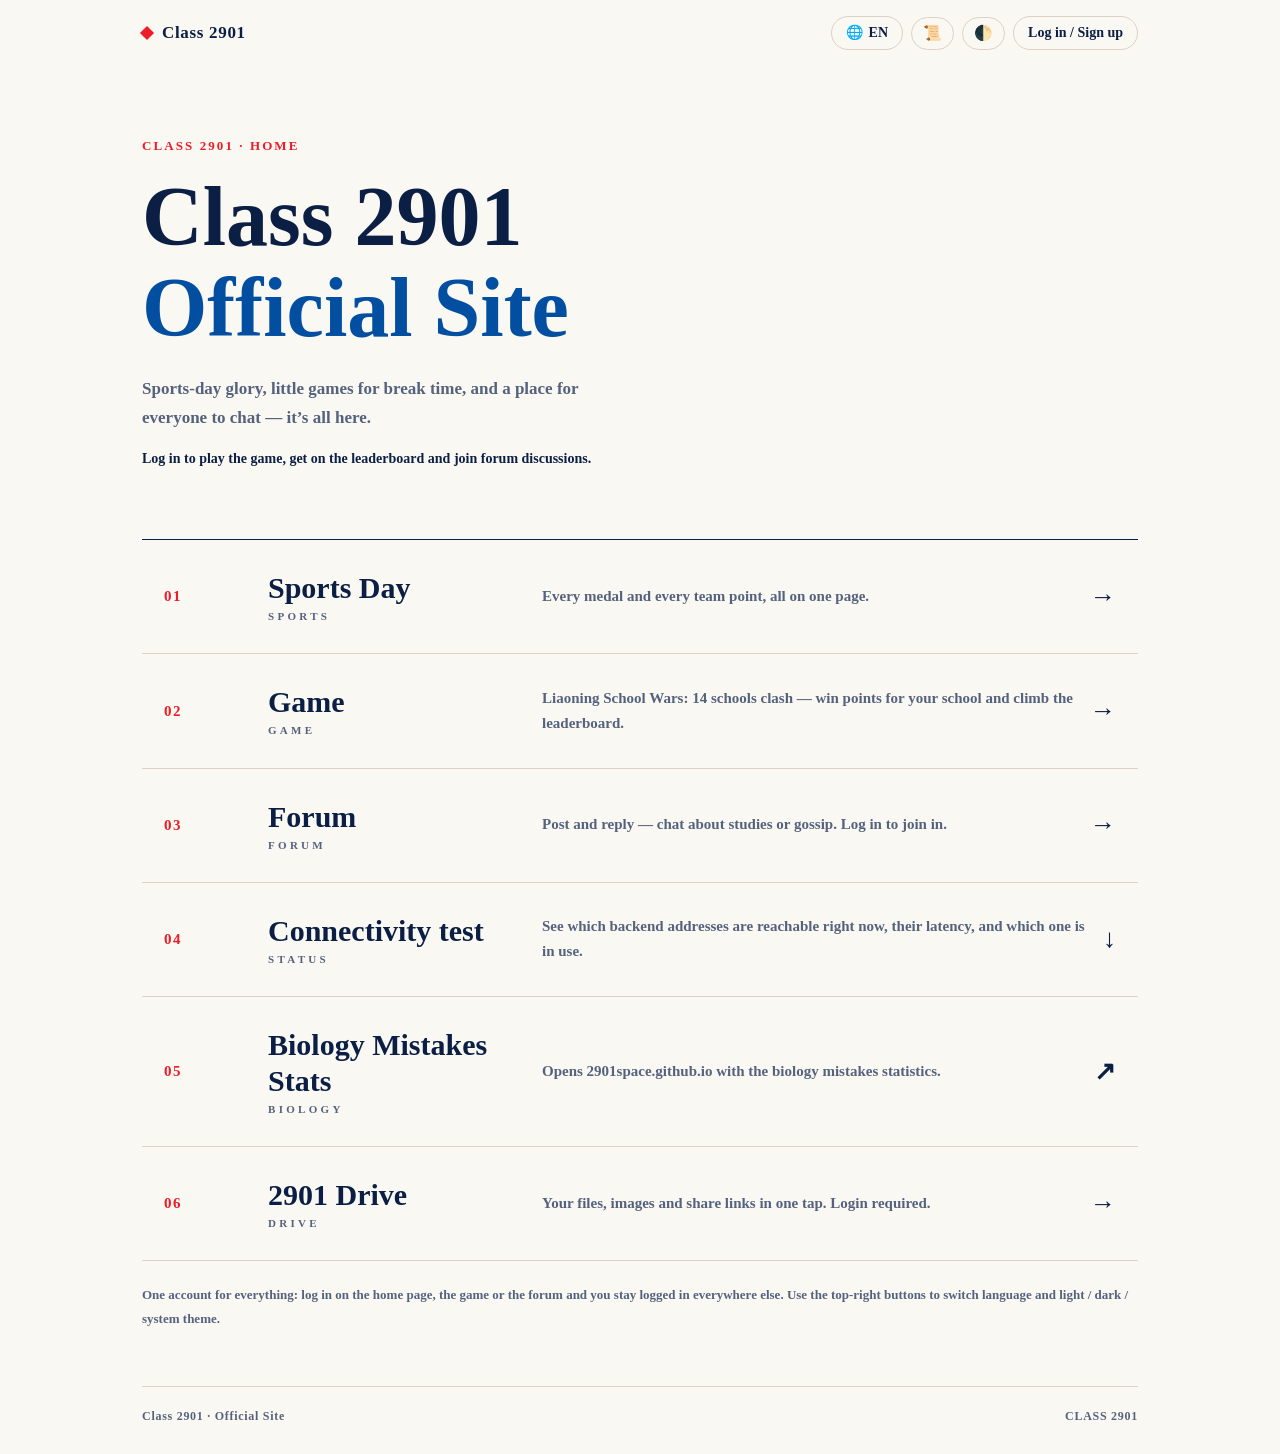
<file: index.html>
<!DOCTYPE html>
<html lang="zh-Hans" data-lang="zh-CN">
<head>
<meta charset="UTF-8">
<meta name="viewport" content="width=device-width, initial-scale=1, viewport-fit=cover">
<title data-i18n="h.doc">2901班 官网</title>
<script src="shared/apibase.js?v=20261111a"></script>
<script src="shared/i18n.js?v=20261124a"></script>
<script src="shared/theme.js?v=20261124a"></script>
<!-- 字体由 shared/skin.js 按当前风格 + 语言按需加载（纸白风：思源宋体 SC/TC/HK/JP/KR 或 Times New Roman→Tinos；玻璃风：快乐体 + 思源黑体） -->
<script src="shared/skin.js?v=20261124a"></script>
<link rel="stylesheet" href="shared/skins.css?v=20261124a">
<style>
  /* 配色：深海军蓝 + 正红 + 纸白；字体：思源宋体 SemiBold（Noto Serif SC 600） */
  :root {
    --blue: #024FA2;
    --red: #ED1C27;
    --paper: #FAF8F3;
    --paper-2: #F1EDE4;
    --ink: #0B1F44;
    --ink-soft: #55627D;
    --line: #D9D3C4;
    --white-band: #FFFFFF;
    /* 供共用登录弹窗使用 */
    --color-bg: var(--paper); --color-bg-alt: var(--paper-2); --color-card: #FFFFFF;
    --color-ink: var(--ink); --color-ink-soft: var(--ink-soft); --color-line: var(--line);
    --color-sky: var(--blue); --color-grass: #1E8A57; --danger: #C9151F; --field-bg: #FFFFFF;
    --font: "Noto Serif SC", "Source Han Serif SC", "Source Han Serif CN", "Songti SC", "STSong", "SimSun", serif;
    color-scheme: light;
  }
  /* 各语言的首页字体（只有首页随语言换字体，其它页面字体不变） */
  html[data-lang="zh-CN"] { --font: "Noto Serif SC", "Source Han Serif SC", "Source Han Serif CN", "Songti SC", "STSong", "SimSun", serif; }
  html[data-lang="zh-TW"], html[data-lang="nan"] { --font: "Noto Serif TC", "Source Han Serif TC", "Source Han Serif TW", "Songti TC", "PMingLiU", "MingLiU", "Noto Serif SC", serif; }
  html[data-lang="yue"] { --font: "Noto Serif HK", "Source Han Serif HK", "Noto Serif TC", "Songti TC", "MingLiU_HKSCS", "PMingLiU", "Noto Serif SC", serif; }
  html[data-lang="ja"] { --font: "Noto Serif JP", "Source Han Serif JP", "Hiragino Mincho ProN", "Yu Mincho", "MS PMincho", "Noto Serif SC", serif; }
  html[data-lang="ko"] { --font: "Noto Serif KR", "Source Han Serif K", "AppleMyungjo", "Batang", "Noto Serif SC", serif; }
  html[data-lang="en"], html[data-lang="de"], html[data-lang="ru"] { --font: "Times New Roman", "Tinos", "Liberation Serif", "Noto Serif SC", serif; }
  @media (prefers-color-scheme: dark) {
    :root:not([data-theme="light"]) {
      --blue: #3B82DB; --red: #FF4650;
      --paper: #08122A; --paper-2: #0E1B3B; --ink: #F3EFE6; --ink-soft: #A5B1CB; --line: #24345C; --white-band: #EDE8DC;
      --color-card: #0E1B3B; --color-grass: #56C48C; --danger: #FF7A82; --field-bg: #0A1630;
      color-scheme: dark;
    }
  }
  :root[data-theme="dark"] {
    --blue: #3B82DB; --red: #FF4650;
    --paper: #08122A; --paper-2: #0E1B3B; --ink: #F3EFE6; --ink-soft: #A5B1CB; --line: #24345C; --white-band: #EDE8DC;
    --color-card: #0E1B3B; --color-grass: #56C48C; --danger: #FF7A82; --field-bg: #0A1630;
    color-scheme: dark;
  }

  * { box-sizing: border-box; }
  html { -webkit-text-size-adjust: 100%; }
  body {
    margin: 0; min-height: 100vh;
    background: var(--paper); color: var(--ink);
    font-family: var(--font); font-weight: 600;
    -webkit-font-smoothing: antialiased;
    transition: background .25s, color .25s;
  }
  a { color: inherit; text-decoration: none; }
  .wrap { max-width: 1040px; margin: 0 auto; padding: 0 22px; }

  /* 顶栏 */
  .bar { display: flex; align-items: center; justify-content: space-between; gap: 12px; padding: calc(16px + env(safe-area-inset-top, 0px)) 0 16px; }
  .brand { display: flex; align-items: center; gap: 10px; font-size: 17px; letter-spacing: .12em; }
  .brand i { width: 10px; height: 10px; background: var(--red); display: inline-block; transform: rotate(45deg); }
  .bar { flex-wrap: wrap; row-gap: 8px; }
  .tools { display: flex; align-items: center; gap: 8px; flex-wrap: wrap; justify-content: flex-end; min-width: 0; max-width: 100%; }
  .tools .ax-bar { flex-wrap: wrap; justify-content: flex-end; }
  .tools .pill { white-space: nowrap; }
  .pill {
    display: inline-flex; align-items: center; gap: 6px; padding: 9px 14px;
    font: 600 14px/1 var(--font); color: var(--ink); cursor: pointer;
    background: transparent; border: 1px solid var(--line); border-radius: 999px;
    transition: border-color .15s, background .15s;
  }
  .pill:hover { border-color: var(--blue); }
  .pill:focus-visible, .row:focus-visible { outline: 2px solid var(--blue); outline-offset: 2px; }
  .theme-btn { padding: 8px 11px; font-size: 15px; }

  /* Hero */
  .hero { padding: 44px 0 40px; }
  @media (min-width: 820px) { .hero { padding: 72px 0 64px; } }
  .eyebrow { font-size: 13px; letter-spacing: .32em; color: var(--red); margin: 0 0 18px; }
  h1 { margin: 0; font-weight: 600; font-size: clamp(54px, 13vw, 112px); line-height: 1.02; letter-spacing: .02em; }
  h1 span { display: block; }
  h1 .acc { color: var(--blue); }
  .lead { margin: 22px 0 0; max-width: 24em; font-size: 16px; line-height: 1.9; color: var(--ink-soft); }
  .hello { margin: 18px 0 0; min-height: 24px; font-size: 14px; color: var(--ink); }
  .hello b { color: var(--blue); }

  /* 入口列表 */
  .rows { border-top: 1px solid var(--ink); }
  .row {
    display: grid; grid-template-columns: 56px 1fr auto; gap: 6px 14px; align-items: center;
    padding: 24px 16px; border-bottom: 1px solid var(--line);
    transition: background .2s, color .2s, padding .2s;
  }
  @media (min-width: 720px) { .row { grid-template-columns: 90px 260px 1fr auto; padding: 30px 22px; } }
  .no { font-size: 15px; letter-spacing: .1em; color: var(--red); grid-row: 1 / span 2; align-self: start; padding-top: 6px; }
  @media (min-width: 720px) { .no { grid-row: auto; align-self: center; padding: 0; } }
  .t { font-size: clamp(26px, 5vw, 34px); line-height: 1.2; }
  .t small { display: block; margin-top: 4px; font-size: 11px; letter-spacing: .3em; color: var(--ink-soft); }
  .d { grid-column: 2; font-size: 14px; line-height: 1.7; color: var(--ink-soft); }
  @media (min-width: 720px) { .d { grid-column: auto; } }
  .arr { grid-column: 3; grid-row: 1 / span 2; font-size: 26px; transition: transform .2s; }
  @media (min-width: 720px) { .arr { grid-column: auto; grid-row: auto; } }
  .row:hover { background: var(--blue); color: #fff; padding-left: 30px; }
  .row:nth-child(2):hover { background: var(--red); }
  .row:hover .no, .row:hover .d, .row:hover .t small { color: rgba(255,255,255,.88); }
  .row:hover .arr { transform: translateX(8px); }


  /* 连通性测试面板 */
  .pingpanel { border-bottom: 1px solid var(--line); padding: 18px 16px 22px; background: color-mix(in srgb, var(--paper-2) 60%, transparent); }
  @media (min-width: 720px) { .pingpanel { padding: 22px 22px 26px 112px; } }
  .pingpanel[hidden] { display: none; }
  .ping-cur { margin: 0 0 14px; font-size: 14px; color: var(--ink-soft); }
  .ping-cur b { color: var(--ink); word-break: break-all; }
  .ping-list { display: grid; gap: 8px; margin: 0 0 14px; padding: 0; list-style: none; }
  .ping-item { display: grid; grid-template-columns: 12px 1fr auto auto; align-items: center; gap: 10px; padding: 10px 12px; border: 1px solid var(--line); border-radius: 10px; background: var(--color-card, #fff); font-size: 14px; }
  .ping-item.cur { border-color: var(--blue); box-shadow: 0 0 0 1px var(--blue) inset; }
  .ping-dot { width: 10px; height: 10px; border-radius: 50%; background: var(--ink-soft); }
  .ping-dot.ok { background: #1E8E3E; } .ping-dot.mid { background: #E37400; } .ping-dot.bad { background: #D93025; }
  .ping-host { min-width: 0; overflow-wrap: anywhere; }
  .ping-host small { display: block; color: var(--ink-soft); font-size: 12px; margin-top: 2px; }
  .ping-ms { font-variant-numeric: tabular-nums; font-weight: 600; white-space: nowrap; }
  .ping-tag { font-size: 12px; padding: 2px 8px; border-radius: 999px; border: 1px solid var(--blue); color: var(--blue); white-space: nowrap; }
  .ping-use { font: 600 13px/1 var(--font); padding: 7px 11px; border-radius: 999px; border: 1px solid var(--line); background: transparent; color: var(--ink); cursor: pointer; white-space: nowrap; }
  .ping-use:hover { border-color: var(--blue); }
  .ping-actions { display: flex; flex-wrap: wrap; align-items: center; gap: 12px; }
  .ping-note { margin: 12px 0 0; font-size: 12.5px; line-height: 1.8; color: var(--ink-soft); }
  @media (max-width: 520px) { .ping-item { grid-template-columns: 12px 1fr auto; } .ping-item .ping-tag, .ping-item .ping-use { grid-column: 2 / -1; justify-self: start; } }
  .note { margin: 22px 0 0; font-size: 13px; line-height: 1.8; color: var(--ink-soft); }
  footer { margin-top: 56px; border-top: 1px solid var(--line); padding: 22px 0 calc(30px + env(safe-area-inset-bottom, 0px)); font-size: 12px; letter-spacing: .2em; color: var(--ink-soft); display: flex; justify-content: space-between; gap: 10px; flex-wrap: wrap; }

  /* 登录弹窗/菜单沿用共用样式，这里只对齐字体 */
  .ax-dlg, .ax-menu button, .ax-dlg input, .ax-tabs button, .ax-row button { font-family: var(--font) !important; }
  /* 拉丁 / 西里尔文字比汉字窄但更长：收小大标题、放宽字距，避免溢出 */
  html[data-lang="en"] h1, html[data-lang="de"] h1, html[data-lang="ru"] h1 { font-size: clamp(44px, 9.5vw, 84px); line-height: 1.08; letter-spacing: 0; overflow-wrap: anywhere; }
  html[data-lang="en"] .brand, html[data-lang="de"] .brand, html[data-lang="ru"] .brand { letter-spacing: .04em; }
  html[data-lang="en"] .eyebrow, html[data-lang="de"] .eyebrow, html[data-lang="ru"] .eyebrow { letter-spacing: .16em; }
  html[data-lang="en"] .t, html[data-lang="de"] .t, html[data-lang="ru"] .t { font-size: clamp(24px, 4.4vw, 30px); overflow-wrap: anywhere; }
  html[data-lang="en"] .lead, html[data-lang="de"] .lead, html[data-lang="ru"] .lead { font-size: 17px; line-height: 1.7; max-width: 28em; }
  html[data-lang="en"] .d, html[data-lang="de"] .d, html[data-lang="ru"] .d { font-size: 15px; }
  html[data-lang="en"] footer, html[data-lang="de"] footer, html[data-lang="ru"] footer { letter-spacing: .06em; }
  html[data-lang="ja"] h1, html[data-lang="ko"] h1 { font-size: clamp(44px, 9.5vw, 88px); }
  .lx-menu { font-family: system-ui, sans-serif; }
  @media (max-width: 420px) { .bar { gap: 8px; } .brand { font-size: 15px; letter-spacing: .04em; } .tools { gap: 6px; } .pill { padding: 8px 10px; } }
  @media (prefers-reduced-motion: reduce) { * { transition: none !important; } }
</style>
</head>
<body>
<div class="wrap">
  <header class="bar">
    <a class="brand" href="./"><i></i><span data-i18n="h.brand">2901班</span></a>
    <div class="tools"><span id="langbtn"></span><span id="skinbtn"></span><span id="themebtn"></span><div id="authbar"></div></div>
  </header>

  <section class="hero">
    <div>
      <p class="eyebrow" data-i18n="h.eyebrow">CLASS 2901 · 班级主页</p>
      <h1><span data-i18n="h.h1a">2901班</span><span class="acc" data-i18n="h.h1b">官网</span></h1>
      <p class="lead" data-i18n="h.lead">运动会的荣誉、课间的小游戏、大家聊天的地方，都在这里。</p>
      <div class="hello" id="hello"></div>
    </div>
  </section>

  <nav class="rows" aria-label="站内导航" data-i18n-aria="h.nav">
    <a class="row" href="sports/">
      <span class="no">01</span>
      <span class="t"><span data-i18n="h.r1.t">运动会统计</span><small>SPORTS</small></span>
      <span class="d" data-i18n="h.r1.d">每一枚奖牌、每一分团体积分，一页看全。</span>
      <span class="arr">→</span>
    </a>
    <a class="row" href="school/">
      <span class="no">02</span>
      <span class="t"><span data-i18n="h.r2.t">游戏</span><small>GAME</small></span>
      <span class="d" id="r2d">辽宁省中学大战：14 所学校对碰，为你的学校赢积分、上排行榜。</span>
      <span class="arr">→</span>
    </a>
    <a class="row" href="forum/">
      <span class="no">03</span>
      <span class="t"><span data-i18n="h.r3.t">论坛</span><small>FORUM</small></span>
      <span class="d" data-i18n="h.r3.d">发帖、回帖，聊学习也聊八卦。登录后即可参与。</span>
      <span class="arr">→</span>
    </a>
    <a class="row" href="#ping" id="pingrow" role="button" aria-expanded="false" aria-controls="pingpanel">
      <span class="no">04</span>
      <span class="t"><span data-i18n="h.r4.t">连通性测试</span><small>STATUS</small></span>
      <span class="d" data-i18n="h.r4.d">看看各个后端地址现在通不通、延迟多少，以及当前用的是哪一个。</span>
      <span class="arr" id="pingarr">↓</span>
    </a>
    <section class="pingpanel" id="pingpanel" hidden aria-live="polite"></section>
    <a class="row" href="https://2901space.github.io" target="_blank" rel="noopener">
      <span class="no">05</span>
      <span class="t"><span data-i18n="h.r5.t">生物错题统计</span><small>BIOLOGY</small></span>
      <span class="d" data-i18n="h.r5.d">跳转到 2901space.github.io，查看生物错题统计。</span>
      <span class="arr">↗</span>
    </a>
    <a class="row" href="forum/#/drive">
      <span class="no">06</span>
      <span class="t"><span data-i18n="h.r6.t">2901网盘</span><small>DRIVE</small></span>
      <span class="d" data-i18n="h.r6.d">你的文件、图片和分享链接，一键直达。需要登录。</span>
      <span class="arr">→</span>
    </a>
  </nav>
  <p class="note" data-i18n="h.note">一个账号通用：在首页、游戏或论坛任意一处登录，其它页面会自动保持登录状态。右上角可切换语言和亮色 / 暗色 / 跟随系统。</p>

  <footer><span data-i18n="h.foot">2901 班 · 官网</span><span>CLASS 2901</span></footer>
</div>

<script src="shared/auth.js?v=20261124a"></script>
<script>
  I18n.mount(document.getElementById('langbtn'));
  Skin.mount(document.getElementById('skinbtn'));
  Theme.mount(document.getElementById('themebtn'));
  Auth.mountBar(document.getElementById('authbar'));
  function hello() {
    var el = document.getElementById('hello');
    el.textContent = '';
    if (Auth.isLoggedIn()) {
      el.appendChild(document.createTextNode(I18n.t('h.hello.in')));
      var b = document.createElement('b'); b.textContent = Auth.user(); el.appendChild(b);
    } else {
      el.textContent = I18n.t('h.hello.out');
    }
  }
  function texts() {   // 带参数的文案
    document.getElementById('r2d').textContent = I18n.t('h.r2.d', { game: I18n.t('g.title') });
    hello();
  }
  texts();
  I18n.onChange(texts);
  /* ---- 连通性测试：测每个后端地址的 /api/ping 延迟（每个地址测 3 次取中间值） ---- */
  (function () {
    var row = document.getElementById('pingrow'), panel = document.getElementById('pingpanel'), arr = document.getElementById('pingarr');
    var last = null, running = false;
    function host(u) { try { var x = new URL(u); return { h: x.host, p: x.pathname.replace(/\/$/, '') }; } catch (e) { return { h: u, p: '' }; } }
    function cls(ms) { return ms == null ? 'bad' : ms < 400 ? 'ok' : ms < 1200 ? 'mid' : 'bad'; }
    function draw() {
      var T = I18n.t, cur = window.ApiBase ? ApiBase.get() : '';
      panel.textContent = '';
      var ch = host(cur);
      var p = document.createElement('p'); p.className = 'ping-cur';
      p.appendChild(document.createTextNode(T('h.ping.cur') + '：')); var b = document.createElement('b'); b.textContent = ch.h + ch.p; p.appendChild(b);
      panel.appendChild(p);
      var ul = document.createElement('ul'); ul.className = 'ping-list';
      var best = null;
      (last || (window.ApiBase ? ApiBase.list().map(function (u) { return { base: u, ms: undefined }; }) : [])).forEach(function (r) { if (r.ms != null && (best == null || r.ms < best)) best = r.ms; });
      (last || (window.ApiBase ? ApiBase.list().map(function (u) { return { base: u, ms: undefined }; }) : [])).forEach(function (r, i) {
        var hh = host(r.base), li = document.createElement('li'); li.className = 'ping-item' + (r.base === cur ? ' cur' : '');
        var dot = document.createElement('span'); dot.className = 'ping-dot' + (r.ms === undefined ? '' : ' ' + cls(r.ms)); li.appendChild(dot);
        var nm = document.createElement('span'); nm.className = 'ping-host'; nm.appendChild(document.createTextNode(hh.h));
        var sm = document.createElement('small'); sm.textContent = (i === 0 ? T('h.ping.primary') : T('h.ping.backup')) + (hh.p ? ' · ' + hh.p : ''); nm.appendChild(sm); li.appendChild(nm);
        var ms = document.createElement('span'); ms.className = 'ping-ms';
        ms.textContent = r.ms === undefined ? (running ? T('h.ping.testing') : '—') : r.ms == null ? T('h.ping.fail') : r.ms + ' ms' + (r.ms === best && last.length > 1 ? ' ★' : '');
        li.appendChild(ms);
        if (r.base === cur) { var tg = document.createElement('span'); tg.className = 'ping-tag'; tg.textContent = T('h.ping.inuse'); li.appendChild(tg); }
        else if (r.ms != null && r.ms !== undefined) {
          var bt = document.createElement('button'); bt.type = 'button'; bt.className = 'ping-use'; bt.textContent = T('h.ping.use');
          bt.onclick = function () { ApiBase.set(r.base); draw(); }; li.appendChild(bt);
        }
        ul.appendChild(li);
      });
      panel.appendChild(ul);
      var act = document.createElement('div'); act.className = 'ping-actions';
      var go = document.createElement('button'); go.type = 'button'; go.className = 'ping-use'; go.disabled = running; go.textContent = running ? T('h.ping.testing') : (last ? T('h.ping.again') : T('h.ping.run'));
      go.onclick = run; act.appendChild(go); panel.appendChild(act);
      var nt = document.createElement('p'); nt.className = 'ping-note'; nt.textContent = T('h.ping.note'); panel.appendChild(nt);
    }
    function run() {
      if (running || !window.ApiBase) return;
      running = true; last = ApiBase.list().map(function (u) { return { base: u, ms: undefined }; }); draw();
      ApiBase.test(function (r, i) { last[i] = r; draw(); }).then(function (all) { running = false; last = all; draw(); });
    }
    row.addEventListener('click', function (e) {
      e.preventDefault();
      var open = panel.hidden; panel.hidden = !open; row.setAttribute('aria-expanded', open ? 'true' : 'false'); arr.textContent = open ? '↑' : '↓';
      if (open) { draw(); if (!last) run(); }
    });
    I18n.onChange(function () { if (!panel.hidden) draw(); });
  })();

  Auth.onChange(hello);
</script>
</body>
</html>
</file>
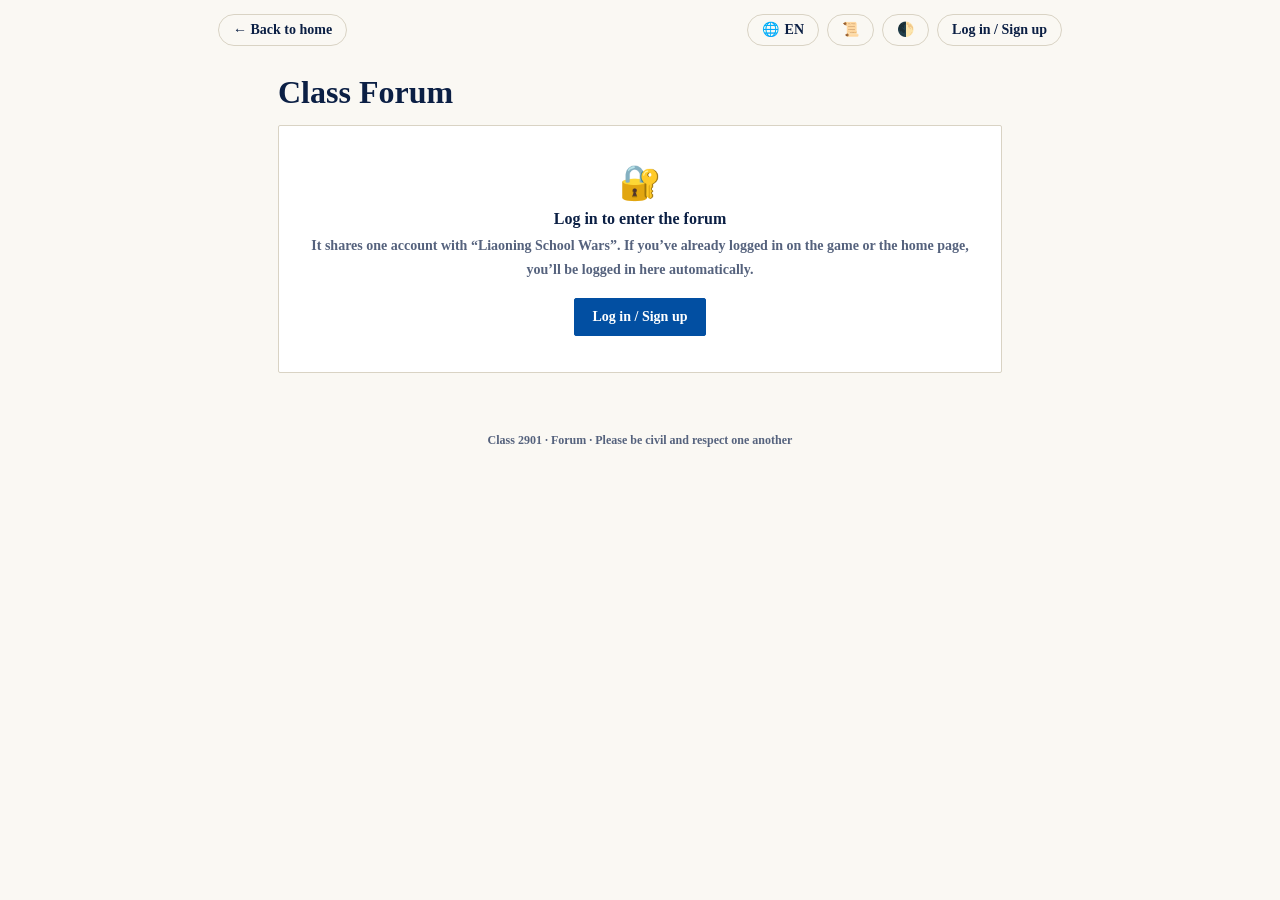
<file: forum/index.html>
<!DOCTYPE html>
<html lang="zh-Hans" data-lang="zh-CN">
<head>
<meta charset="UTF-8">
<meta name="viewport" content="width=device-width, initial-scale=1, viewport-fit=cover">
<title data-i18n="f.doc">2901班 论坛</title>
<script src="../shared/apibase.js?v=20261111a"></script>
<script src="../shared/i18n.js?v=20261124a"></script>
<script src="../shared/theme.js?v=20261124a"></script>
<script src="../shared/skin.js?v=20261124a"></script>
<link rel="stylesheet" href="../shared/site.css?v=20261124a">
<link rel="stylesheet" href="../shared/skins.css?v=20261124a">
<style>
  .shell { display: grid; grid-template-columns: 200px minmax(0, 1fr); gap: 28px; max-width: 1000px; margin: 0 auto; padding: 0 18px; align-items: start; }
  .shell.nonav { grid-template-columns: minmax(0, 1fr); max-width: 760px; }
  .shell.nonav .side { display: none; }
  main { min-width: 0; max-width: 760px; width: 100%; padding: 8px 0 40px; }
  .side { position: sticky; top: 16px; display: flex; flex-direction: column; gap: 2px; padding-top: 14px; }
  .side .newbtn { width: 100%; margin-bottom: 12px; padding: 11px 14px; }
  .side .grp { margin: 14px 12px 4px; font-size: 11.5px; letter-spacing: .08em; text-transform: uppercase; color: var(--color-ink-soft); }
  .navi { display: flex; align-items: center; gap: 10px; padding: 9px 12px; border-radius: 12px; text-decoration: none; color: var(--color-ink); font-size: 15px; background: none; border: 0; font-family: inherit; cursor: pointer; text-align: left; width: 100%; }
  .navi:hover { background: color-mix(in srgb, var(--color-sky) 10%, transparent); }
  .navi.on { background: var(--color-sky); color: #fff; font-weight: 700; }
  .navi .ic { display: inline-flex; align-items: center; justify-content: center; width: 24px; height: 24px; flex: none; line-height: 0; }
  .navi .ic svg { display: block; width: 24px; height: 24px; }
  .navi .lb { min-width: 0; overflow: hidden; text-overflow: ellipsis; white-space: nowrap; }
  .navi .dmbadge { margin-left: auto; }
  .bbar, .fab, .moresheet { display: none; }
  @media (max-width: 860px) {
    .shell { grid-template-columns: minmax(0, 1fr); gap: 0; padding: 0 14px; }
    .side { display: none; }
    main { padding-bottom: 96px; }
    .bbar { display: flex; position: fixed; left: 0; right: 0; bottom: 0; z-index: 40; padding: 6px 6px calc(6px + env(safe-area-inset-bottom)); background: color-mix(in srgb, var(--color-card) 92%, transparent); backdrop-filter: blur(14px); -webkit-backdrop-filter: blur(14px); border-top: 1px solid var(--color-line); }
    .bbar .navi { flex: 1 1 0; min-width: 0; width: auto; flex-direction: column; align-items: center; justify-content: center; gap: 3px; padding: 6px 2px; margin: 0; font-size: 11.5px; line-height: 16px; border-radius: 10px; position: relative; text-align: center; box-sizing: border-box; }
    .bbar .navi .lb { max-width: 100%; text-align: center; line-height: 16px; }
    .bbar .navi.on { background: none; color: var(--color-sky); }
    .bbar .navi .dmbadge { position: absolute; top: 1px; left: calc(50% + 6px); margin: 0; }
    .fab { display: block; position: fixed; right: 18px; bottom: calc(76px + env(safe-area-inset-bottom)); z-index: 41; width: 54px; height: 54px; border-radius: 50%; border: 0; background: var(--color-sky); color: #fff; font-size: 28px; line-height: 1; box-shadow: 0 6px 18px rgba(0,0,0,.28); cursor: pointer; }
    .fab[hidden] { display: none; }
    .moresheet { display: flex; flex-direction: column; position: fixed; left: 10px; right: 10px; bottom: calc(70px + env(safe-area-inset-bottom)); z-index: 45; padding: 8px; border-radius: 16px; background: var(--color-card); border: 1px solid var(--color-line); box-shadow: 0 10px 30px rgba(0,0,0,.25); }
    .moresheet[hidden] { display: none; }
    body.inchat .bbar, body.inchat .fab { display: none; }
    body.inchat main { padding-bottom: 20px; }
  }
  /* 帖子页：分段切换 + 筛选面板 */
  .fbar { display: flex; gap: 8px; align-items: center; flex-wrap: wrap; margin-bottom: 10px; }
  .seg { display: inline-flex; border: 1px solid var(--color-line); border-radius: 999px; overflow: hidden; flex: none; }
  .seg a { padding: 8px 14px; font-size: 14px; text-decoration: none; color: var(--color-ink); white-space: nowrap; }
  .seg a.on { background: var(--color-sky); color: #fff; font-weight: 700; }
  .fbar .search { flex: 1; min-width: 130px; }
  .fbar > .btn { margin-left: auto; }
  @media (max-width: 560px) { .fbar .search { order: 3; flex-basis: 100%; } }
  .fpanel { display: none; margin-bottom: 12px; padding: 12px 14px; border: 1px solid var(--color-line); border-radius: 14px; background: color-mix(in srgb, var(--color-card) 60%, transparent); }
  .fpanel.open { display: block; }
  .fpanel .frow { display: flex; flex-wrap: wrap; align-items: center; gap: 8px; margin-bottom: 10px; }
  .fpanel .frow:last-child { margin-bottom: 0; }
  .fpanel .flab { flex: none; min-width: 44px; font-size: 13px; color: var(--color-ink-soft); }
  .fcount { display: inline-block; min-width: 18px; margin-left: 6px; padding: 0 5px; border-radius: 9px; background: var(--color-sky); color: #fff; font-size: 11px; line-height: 18px; text-align: center; }
  .composeSheet { display: none; position: fixed; inset: 0; z-index: 60; overflow: auto; padding: 4vh 14px 14px; background: rgba(0,0,0,.45); }
  .composeSheet.open { display: block; }
  .composeSheet .compose { display: block; max-width: 680px; margin: 0 auto; }

  .head { display: flex; align-items: center; justify-content: space-between; gap: 12px; margin: 14px 0 14px; }
  .head h1 { margin: 0; font-family: "ZCOOL KuaiLe", "Noto Sans SC", sans-serif; font-weight: 400; font-size: clamp(26px, 6vw, 32px); }
  .head h1 small { font-family: "Noto Sans SC", sans-serif; font-size: 13px; font-weight: 500; color: var(--color-ink-soft); margin-left: 8px; }

  .gate, .empty, .errbox { text-align: center; padding: 36px 22px; }
  .gate .em, .empty .em, .errbox .em { font-size: 34px; display: block; margin-bottom: 8px; }
  .gate p, .empty p, .errbox p { margin: 6px 0 16px; font-size: 14px; line-height: 1.7; color: var(--color-ink-soft); }
  .errbox p.code { font-size: 12px; opacity: .8; }

  .list { display: flex; flex-direction: column; gap: 10px; }
  .item { display: block; padding: 14px 16px; text-decoration: none; color: inherit; transition: transform .12s; }
  .item:hover { transform: translateY(-2px); }
  .item:focus-visible { outline: 2px solid var(--color-sky); outline-offset: 2px; }
  .item h3 { margin: 0 0 4px; font-size: 16px; line-height: 1.4; overflow-wrap: anywhere; }
  .item .snip { margin: 0 0 8px; font-size: 13.5px; color: var(--color-ink-soft); line-height: 1.55; overflow-wrap: anywhere;
    display: -webkit-box; -webkit-line-clamp: 2; -webkit-box-orient: vertical; overflow: hidden; }
  .meta { display: flex; flex-wrap: wrap; align-items: center; gap: 6px 12px; font-size: 12.5px; color: var(--color-ink-soft); }
  .meta .who { font-weight: 700; color: var(--color-ink); }
  .meta .cnt { margin-left: auto; color: var(--color-sky); font-weight: 700; }
  .tag { display: inline-block; font-size: 11px; font-weight: 700; padding: 1px 7px; border-radius: 999px; background: color-mix(in srgb, var(--color-sun) 35%, transparent); color: var(--color-ink); vertical-align: 2px; margin-left: 6px; }
  .more { display: block; margin: 16px auto 0; }

  .field {
    width: 100%; padding: 12px 14px; border-radius: 12px; font: 16px/1.6 "Noto Sans SC", sans-serif;
    border: 1px solid var(--color-line); background: var(--field-bg); color: var(--color-ink);
  }
  .field:focus { outline: 2px solid var(--color-sky); outline-offset: 1px; }
  textarea.field { resize: vertical; min-height: 120px; }
  .compose { padding: 16px; margin-bottom: 14px; display: none; }
  .compose.open { display: block; }
  .compose .field + .field { margin-top: 10px; }
  .actions { display: flex; align-items: center; gap: 10px; margin-top: 10px; }
  .actions .count { font-size: 12px; color: var(--color-ink-soft); margin-right: auto; }
  .actions .count.over { color: var(--danger); }
  .formmsg { font-size: 13px; color: var(--danger); min-height: 18px; margin-top: 8px; }

  .post { padding: 18px 18px 14px; }
  .post h2 { margin: 0 0 8px; font-size: 21px; line-height: 1.4; overflow-wrap: anywhere; }
  .content { white-space: pre-wrap; overflow-wrap: anywhere; font-size: 15px; line-height: 1.75; margin: 12px 0 4px; }
  .linkbtn { background: none; border: 0; padding: 0; font: 500 12.5px "Noto Sans SC", sans-serif; color: var(--color-ink-soft); cursor: pointer; text-decoration: underline; }
  .linkbtn:hover { color: var(--danger); }
  .rhead { margin: 22px 4px 10px; font-size: 14px; font-weight: 700; color: var(--color-ink-soft); }
  .reply { padding: 12px 16px; }
  .reply .content { margin: 6px 0 2px; font-size: 14.5px; }
  .reply .meta .floor { font-weight: 700; color: var(--color-sky); }
  .reply-box { padding: 14px; margin-top: 14px; }
  .reply-box textarea.field { min-height: 80px; }



  /* 多层评论 */
  .thread.d1 { margin-left: 16px; }
  .thread.d2 { margin-left: 16px; }
  .thread .reply { margin-bottom: 8px; }
  .thread.d1 > .reply, .thread.d2 > .reply { border-left: 2px solid var(--color-line); }
  .reply.gone { opacity: .6; font-style: italic; }
  .racts { display: flex; flex-wrap: wrap; gap: 4px 16px; margin-top: 6px; }
  .linkbtn.lk.on { color: var(--color-track); text-decoration: none; font-weight: 700; }
  .at { color: var(--color-sky); font-weight: 600; }
  .replying { display: flex; align-items: center; justify-content: space-between; gap: 10px; margin-bottom: 8px; padding: 6px 10px; border-radius: 8px; font-size: 13px; background: color-mix(in srgb, var(--color-sky) 14%, transparent); }


  /* 个人主页 */
  .profile { padding: 18px; }
  .ptop { display: flex; align-items: center; gap: 14px; }
  .pinfo { flex: 1; min-width: 0; }
  .pinfo h2 .tag { margin-left: 8px; }
  .pact { flex: none; }
  .pstats { display: flex; flex-wrap: wrap; gap: 8px 22px; margin-top: 14px; }
  .stat { display: flex; flex-direction: column; align-items: flex-start; text-decoration: none; color: inherit; font-size: 12.5px; color: var(--color-ink-soft); }
  .stat b { font-size: 19px; color: var(--color-ink); }
  a.stat:hover b { color: var(--color-sky); }
  .who:focus-visible { outline: 2px solid var(--color-sky); outline-offset: 2px; border-radius: 6px; }

  /* 话题 / 标签 / 置顶 / 筛选栏 */
  .chips { display: flex; flex-wrap: wrap; gap: 6px; }
  .chip { display: inline-flex; align-items: center; font: 600 13px/1 var(--font, "Noto Sans SC", sans-serif); padding: 6px 12px; border-radius: 999px; cursor: pointer; text-decoration: none; color: var(--color-ink); background: var(--glass-bg); border: 1px solid var(--color-line); }
  .chip:hover { border-color: var(--color-sky); }
  .chip.on { background: var(--color-sky); border-color: var(--color-sky); color: #fff; }
  .chip.tag { color: var(--color-ink-soft); }
  .chip.tag.on { color: #fff; }
  .chip.sm { font-size: 12px; padding: 3px 9px; }
  .chip:focus-visible { outline: 2px solid var(--color-sky); outline-offset: 2px; }
  .toolbar { display: flex; flex-wrap: wrap; gap: 8px; align-items: center; }
  .toolbar select.field { flex: none; }
  .tag.pin { background: color-mix(in srgb, var(--color-track) 22%, transparent); color: var(--color-track); }
  .item.pinned { border-left: 3px solid var(--color-track); }
  .pinpanel { margin-top: 12px; padding: 12px; border: 1px dashed var(--color-line); border-radius: 12px; }
  .picker { margin-top: 10px; }

  /* 标签页：帖子 / 问卷 */
  .tabs { display: flex; gap: 8px; margin: 0 0 14px; }
  .tabs a.pill.on { background: var(--color-sky); border-color: var(--color-sky); color: #fff; }
  /* 点赞 */
  .stats { display: flex; flex-wrap: wrap; align-items: center; gap: 10px; margin-top: 12px; }
  .likebtn { display: inline-flex; align-items: center; gap: 6px; padding: 7px 14px; border-radius: 999px; cursor: pointer; font: 600 14px/1 var(--font, "Noto Sans SC", sans-serif); color: var(--color-ink); background: var(--color-card); border: 1px solid var(--color-line); transition: transform .1s; }
  .likebtn:hover { transform: translateY(-1px); }
  .likebtn.on { color: var(--color-track); border-color: var(--color-track); }
  .likebtn:focus-visible { outline: 2px solid var(--color-sky); outline-offset: 2px; }
  .meta .lk { color: var(--color-track); font-weight: 700; }
  /* 投票 */
  .poll { margin-top: 16px; padding: 14px; border: 1px solid var(--color-line); border-radius: 14px; background: color-mix(in srgb, var(--color-card) 55%, transparent); }
  .poll .ph { display: flex; flex-wrap: wrap; align-items: center; gap: 4px 10px; font-size: 13px; color: var(--color-ink-soft); }
  .poll .ph strong { color: var(--color-ink); font-size: 14px; }
  .opt { position: relative; display: flex; flex-wrap: wrap; align-items: center; gap: 4px 10px; margin-top: 8px; padding: 10px 12px; border: 1px solid var(--color-line); border-radius: 10px; overflow: hidden; background: var(--color-card); font-size: 14.5px; overflow-wrap: anywhere; }
  label.opt { cursor: pointer; }
  label.opt:hover { border-color: var(--color-sky); }
  .opt input { accent-color: var(--color-sky); flex: none; width: 17px; height: 17px; margin: 0; }
  .opt i { position: absolute; inset: 0 auto 0 0; width: var(--w, 0%); background: color-mix(in srgb, var(--color-sky) 24%, transparent); transition: width .3s; }
  .opt > span { position: relative; }
  .opt .n { margin-left: auto; font-size: 12.5px; color: var(--color-ink-soft); white-space: nowrap; font-variant-numeric: tabular-nums; }
  .opt.mine { border-color: var(--color-sky); }
  .opt .nm { position: relative; flex-basis: 100%; font-size: 12.5px; line-height: 1.5; color: var(--color-ink-soft); }
  .setbox { margin-top: 10px; display: grid; gap: 8px; font-size: 13.5px; }
  .setbox .line { display: flex; flex-wrap: wrap; align-items: center; gap: 6px 10px; }
  .setbox .line > span:first-child { flex: none; color: var(--color-ink-soft); }
  .setbox select.field { max-width: 100%; flex: 1; min-width: 0; }
  .poll .hint, .sv-note { margin: 10px 0 0; font-size: 12.5px; line-height: 1.6; color: var(--color-ink-soft); }
  .poll .actions { margin-top: 10px; }
  /* 发帖表单里的投票设置 */
  .pollform { margin-top: 10px; padding: 12px; border: 1px dashed var(--color-line); border-radius: 12px; display: none; }
  .pollform.open { display: block; }
  .row2 { display: flex; gap: 8px; align-items: center; margin-top: 8px; }
  .row2 .field { flex: 1; min-width: 0; padding: 9px 12px; font-size: 15px; }
  .xbtn { flex: none; width: 34px; height: 34px; border-radius: 50%; border: 1px solid var(--color-line); background: var(--color-card); color: var(--color-ink-soft); cursor: pointer; font-size: 14px; line-height: 1; }
  .xbtn:hover { color: var(--danger); border-color: var(--danger); }
  .chk { display: inline-flex; align-items: center; gap: 6px; font-size: 13.5px; cursor: pointer; }
  .chk input { accent-color: var(--color-sky); width: 16px; height: 16px; margin: 0; }
  select.field { width: auto; padding: 8px 10px; font-size: 14px; }
  .opts-line { display: flex; flex-wrap: wrap; gap: 8px 16px; align-items: center; margin-top: 10px; font-size: 13.5px; }
  /* 问卷 */
  .sv-q { padding: 16px; margin-bottom: 12px; }
  .sv-q h3 { margin: 0 0 4px; font-size: 16px; line-height: 1.5; overflow-wrap: anywhere; }
  .sv-q h3 .no { color: var(--color-sky); margin-right: 6px; }
  .sv-q h3 .req { color: var(--danger); margin-left: 4px; }
  .sv-q .kind { font-size: 12px; color: var(--color-ink-soft); margin-bottom: 4px; }
  .sv-q textarea.field { min-height: 90px; margin-top: 8px; }
  .sv-edit { padding: 14px; margin-bottom: 12px; }
  .sv-edit .top { display: flex; align-items: center; gap: 8px; flex-wrap: wrap; }
  .sv-edit .top b { margin-right: auto; }
  .texts { margin: 8px 0 0; padding: 0; list-style: none; display: flex; flex-direction: column; gap: 6px; }
  .texts li { padding: 9px 12px; border: 1px solid var(--color-line); border-radius: 10px; background: var(--color-card); font-size: 14px; line-height: 1.6; white-space: pre-wrap; overflow-wrap: anywhere; }
  .svtools { display: flex; flex-wrap: wrap; gap: 8px; margin: 12px 0 0; }
  .tag.open { background: color-mix(in srgb, var(--color-grass) 30%, transparent); }
  .sv-desc { white-space: pre-wrap; overflow-wrap: anywhere; font-size: 14.5px; line-height: 1.7; margin: 8px 0 0; }
  .peatts{display:flex;flex-wrap:wrap;gap:10px;margin-top:6px}
  .peatt{position:relative;display:inline-flex;align-items:flex-start}
  .peatt .xbtn{position:absolute;top:-6px;right:-6px;width:24px;height:24px;border-radius:50%;border:1px solid var(--line,#ccc);background:var(--panel,#fff);color:inherit;cursor:pointer;line-height:1;padding:0;font-size:13px}
  .peatt.gone{opacity:.35;filter:grayscale(1)}
</style>
</head>
<body>
<div class="bg-blobs" aria-hidden="true"><span></span><span></span><span></span><span></span></div>

<header class="topbar">
  <a class="pill" href="../" data-i18n="back.home">← 返回首页</a>
  <div class="tools"><span id="langbtn"></span><span id="skinbtn"></span><span id="themebtn"></span><div id="authbar"></div></div>
</header>

<div class="shell" id="shell">
  <nav class="side" id="side"></nav>
  <main id="app"></main>
</div>
<nav class="bbar" id="bbar"></nav>
<button class="fab" id="fab" type="button" aria-label="+">＋</button>

<footer class="site-foot" data-i18n="f.foot">2901 班 · 论坛 · 请文明发言，互相尊重</footer>

<script src="../shared/auth.js?v=20261124a"></script>
<script>
(function () {
  'use strict';
  var app = document.getElementById('app');
  var LIM = { DM: 500, REASON: 200, IMG_MAX: 2 * 1024 * 1024, FILE_MAX: 25 * 1024 * 1024, ATT_IMGS: 9, ATT_FILES: 5, SHARE_MAX: 20, FOLDER_NAME: 30, TITLE: 60, POST: 2000, REPLY: 300, POLL_OPTS: 10, POLL_OPT_LEN: 40,
              MAX_DEPTH: 2, BIO: 200, TOPICS: 3, TAGS: 5, TAG_LEN: 20, TOPIC_NAME: 20, TOPIC_DESC: 100, FOLDER_NAME: 20,
              SV_TITLE: 60, SV_DESC: 300, SV_Q: 20, SV_Q_LEN: 100, SV_OPTS: 12, SV_OPT_LEN: 60, SV_TEXT: 200 };   // 与后端 forum.js 保持一致
  var keepScroll = false;                                // 评论 / 点赞 / 删除后刷新时保留滚动位置
  var token = 0;                                       // 防止异步结果渲染到已离开的页面

  var t = function (k, p) { return I18n.t(k, p); };
  I18n.mount(document.getElementById('langbtn'));
  Skin.mount(document.getElementById('skinbtn'));
  Theme.mount(document.getElementById('themebtn'));
  Auth.mountBar(document.getElementById('authbar'));
  Auth.onChange(route);
  I18n.onChange(route);   // 切换语言后整页重画
  window.addEventListener('hashchange', route);

  /* ---------- 小工具 ---------- */
  function h(tag, attrs, kids) {
    var n = document.createElement(tag);
    Object.keys(attrs || {}).forEach(function (k) {
      var v = attrs[k];
      if (k === 'text') n.textContent = v;
      else if (k === 'class') n.className = v;
      else if (k.slice(0, 2) === 'on') n.addEventListener(k.slice(2), v);
      else n.setAttribute(k, v);
    });
    (kids || []).forEach(function (c) { if (c) n.appendChild(typeof c === 'string' ? document.createTextNode(c) : c); });
    return n;
  }
  function ago(ts) {
    var s = Math.max(0, (Date.now() - ts) / 1000);
    if (s < 60) return t('f.ago.now');
    if (s < 3600) return t('f.ago.min', { n: Math.floor(s / 60) });
    if (s < 86400) return t('f.ago.hour', { n: Math.floor(s / 3600) });
    if (s < 86400 * 30) return t('f.ago.day', { n: Math.floor(s / 86400) });
    var d = new Date(ts); return d.getFullYear() + '-' + (d.getMonth() + 1) + '-' + d.getDate();
  }
  function who(name, av, size) {   // 点头像 / 名字进入对方主页（外面可能套着链接，所以用 span + 点击事件）
    var el = h('span', { class: 'who', style: 'display:inline-flex;align-items:center;gap:6px' }, [Auth.avatar(name, av, size || 22), name]);
    if (name) {
      el.setAttribute('role', 'link'); el.tabIndex = 0; el.title = t('pf.view', { u: name }); el.style.cursor = 'pointer';
      var go = function (e) { e.preventDefault(); e.stopPropagation(); location.hash = '#/u/' + encodeURIComponent(name); };
      el.addEventListener('click', go);
      el.addEventListener('keydown', function (e) { if (e.key === 'Enter') go(e); });
    }
    return el;
  }
  function fmtTime(ts) { var d = new Date(ts), z = function (n) { return n < 10 ? '0' + n : n; }; return d.getFullYear() + '-' + z(d.getMonth() + 1) + '-' + z(d.getDate()) + ' ' + z(d.getHours()) + ':' + z(d.getMinutes()); }
  /* 后端带 code 的错误按当前语言显示，其余用后端原文 */
  function errMsg(res, fallback) {
    var b = (res && res.body) || {};
    if (b.code) { var k = 'err.' + b.code, s = t(k); if (s && s !== k) return s; }
    return b.error || fallback;
  }
  function len(s) { return Array.from(s).length; }
  /* 「不让这些人看」输入框：逗号 / 顿号 / 空格分隔的用户名 */
  function hideInput(initial) {
    var inp = h('input', { class: 'field', type: 'text', placeholder: t('f.hide.ph'), value: (initial || []).join(', '), style: 'margin-top:4px' });
    var el = h('div', { style: 'margin-top:10px' }, [h('div', { class: 'meta', text: t('f.hide.label') }), inp, h('div', { class: 'meta', style: 'margin-top:4px', text: t('f.hide.tip') })]);
    return { el: el, set: function (v) { inp.value = v; }, get: function () { return inp.value.split(/[,，、;；\s]+/).map(function (x) { return x.replace(/^@/, '').trim(); }).filter(Boolean); } };
  }
  function hideErr(res, fb) { var b = (res && res.body) || {}; return b.code === 'hide_nouser' ? t('err.hide_nouser') + (b.nouser || '') : errMsg(res, fb); }
  function show(nodes) {
    var y = window.scrollY;
    app.textContent = ''; nodes.forEach(function (n) { if (n) app.appendChild(n); });
    if (keepScroll) { keepScroll = false; window.scrollTo(0, y); } else window.scrollTo(0, 0);
    var on = app.querySelector('.tabs .pill.on'); if (on && on.parentNode.scrollWidth > on.parentNode.clientWidth) on.parentNode.scrollLeft = on.offsetLeft - 40;
  }

  function errorBox(res, retry) {
    var notDeployed = res && (res.status === 404 || res.status === 503);
    var msg = res && res.body && res.body.error;
    return h('div', { class: 'glass errbox' }, [
      h('span', { class: 'em', text: notDeployed ? '🛠️' : '📡' }),
      h('strong', { text: notDeployed ? t('f.err.nodep') : t('f.err.conn') }),
      h('p', { text: notDeployed ? t('f.err.nodep.msg') : (msg || t('f.err.conn.msg')) }),
      h('button', { class: 'btn primary', type: 'button', text: t('f.retry'), onclick: retry })
    ]);
  }

  /* 论坛接口：401 时 Auth.api 会清掉登录状态并触发 route() 回到登录页 */
  function call(name, payload) {
    return Auth.api('/api/forum/' + name, payload).catch(function () { return { status: 0, body: {} }; });
  }

  /* ---------- 导航：桌面左侧分组栏 / 手机底部栏 ---------- */
  var wantCompose = false, composeOpener = null;
  function activeKey() {
    var hs = location.hash;
    if (/^#\/surveys|^#\/s\//.test(hs)) return 'surveys';
    if (/^#\/topics/.test(hs)) return 'topics';
    if (/^#\/marks/.test(hs)) return 'marks';
    if (/^#\/dm|^#\/blocks/.test(hs)) return 'dm';
    if (/^#\/drive/.test(hs)) return 'drive';
    if (/^#\/reports/.test(hs)) return 'reports';
    if (/^#\/admin/.test(hs)) return 'admin';
    if (/^#\/logins/.test(hs)) return 'logins';
    var mu = /^#\/u\/([^\/?]+)/.exec(hs);
    if (mu && decodeURIComponent(mu[1]) === Auth.user()) return 'me';
    return /^#\/u\//.test(hs) ? '' : 'posts';
  }
  function isListRoute() { return !/^#\/(p|s|u|dm|drive|topics|marks|surveys|admin|reports|blocks)/.test(location.hash); }
  function newPost() {
    if (isListRoute() && composeOpener) composeOpener();
    else { wantCompose = true; if (location.hash === '#/' || location.hash === '') route(); else location.hash = '#/'; }
  }
  var ICONS = {
    posts: 'M20 2H4c-1.1 0-2 .9-2 2v18l4-4h14c1.1 0 2-.9 2-2V4c0-1.1-.9-2-2-2z',
    topics: 'M20 10V8h-4V4h-2v4h-4V4H8v4H4v2h4v4H4v2h4v4h2v-4h4v4h2v-4h4v-2h-4v-4h4zm-6 4h-4v-4h4v4z',
    surveys: 'M19 3H5c-1.1 0-2 .9-2 2v14c0 1.1.9 2 2 2h14c1.1 0 2-.9 2-2V5c0-1.1-.9-2-2-2zM9 17H7v-7h2v7zm4 0h-2V7h2v10zm4 0h-2v-4h2v4z',
    marks: 'M12 17.27L18.18 21l-1.64-7.03L22 9.24l-7.19-.61L12 2 9.19 8.63 2 9.24l5.46 4.73L5.82 21z',
    dm: 'M20 4H4c-1.1 0-1.99.9-1.99 2L2 18c0 1.1.9 2 2 2h16c1.1 0 2-.9 2-2V6c0-1.1-.9-2-2-2zm0 4l-8 5-8-5V6l8 5 8-5v2z',
    drive: 'M10 4H4c-1.1 0-1.99.9-1.99 2L2 18c0 1.1.9 2 2 2h16c1.1 0 2-.9 2-2V8c0-1.1-.9-2-2-2h-8l-2-2z',
    me: 'M12 12c2.21 0 4-1.79 4-4s-1.79-4-4-4-4 1.79-4 4 1.79 4 4 4zm0 2c-2.67 0-8 1.34-8 4v2h16v-2c0-2.66-5.33-4-8-4z',
    reports: 'M14.4 6L14 4H5v17h2v-7h5.6l.4 2h7V6z',
    logins: 'M13 3a9 9 0 00-9 9H1l3.89 3.89.07.14L9 12H6c0-3.87 3.13-7 7-7s7 3.13 7 7-3.13 7-7 7c-1.93 0-3.68-.79-4.94-2.06l-1.42 1.42A8.954 8.954 0 0013 21a9 9 0 000-18zm-1 5v5l4.28 2.54.72-1.21-3.5-2.08V8H12z',
    admin: 'M12 1L3 5v6c0 5.55 3.84 10.74 9 12 5.16-1.26 9-6.45 9-12V5l-9-4z',
    more: 'M6 10c-1.1 0-2 .9-2 2s.9 2 2 2 2-.9 2-2-.9-2-2-2zm12 0c-1.1 0-2 .9-2 2s.9 2 2 2 2-.9 2-2-.9-2-2-2zm-6 0c-1.1 0-2 .9-2 2s.9 2 2 2 2-.9 2-2-.9-2-2-2z'
  };
  function icon(k) {   // 统一的 24×24 SVG 图标（用 currentColor 着色），保证每个图标的盒子完全一样、严格居中
    var NS = 'http://www.w3.org/2000/svg', sv = document.createElementNS(NS, 'svg'), pa = document.createElementNS(NS, 'path');
    sv.setAttribute('viewBox', '0 0 24 24'); sv.setAttribute('width', '24'); sv.setAttribute('height', '24'); sv.setAttribute('aria-hidden', 'true'); sv.setAttribute('focusable', 'false');
    pa.setAttribute('d', ICONS[k]); pa.setAttribute('fill', 'currentColor'); sv.appendChild(pa);
    return h('span', { class: 'ic' }, [sv]);
  }
  function renderNav() {
    var side = document.getElementById('side'), bbar = document.getElementById('bbar'), fab = document.getElementById('fab'), shell = document.getElementById('shell');
    var logged = Auth.isLoggedIn();
    shell.classList.toggle('nonav', !logged);
    document.body.classList.toggle('inchat', /^#\/dm\/./.test(location.hash));
    side.textContent = ''; bbar.textContent = '';
    var old = document.getElementById('moresheet'); if (old) old.remove();
    if (!logged) { bbar.style.display = 'none'; fab.hidden = true; return; }
    bbar.style.display = '';
    var act = activeKey();
    var ITEMS = {
      posts: ['#/', 'posts', 'sv.tab.posts'], topics: ['#/topics', 'topics', 'tp.tab'], surveys: ['#/surveys', 'surveys', 'sv.tab.surveys'],
      marks: ['#/marks', 'marks', 'bm.tab'], dm: ['#/dm', 'dm', 'dm.tab', true], drive: ['#/drive', 'drive', 'dr.tab'], me: [goUser(Auth.user()), 'me', 'pf.tab'],
      reports: ['#/reports', 'reports', 'rp.link'], logins: ['#/logins', 'logins', 'f.lg.view'], admin: ['#/admin', 'admin', 'f.admin']
    };
    function item(k, short) {
      var it = ITEMS[k], lbl = short && t('nb.' + k) !== 'nb.' + k ? t('nb.' + k) : t(it[2]), kids = [icon(k), h('span', { class: 'lb', text: lbl })];
      if (it[3]) kids.push(dmBadge());
      return h('a', { class: 'navi' + (act === k ? ' on' : ''), href: it[0], 'aria-current': act === k ? 'page' : 'false' }, kids);
    }
    // 桌面：分组
    side.appendChild(h('button', { class: 'btn primary newbtn', type: 'button', text: t('f.new'), onclick: newPost }));
    side.appendChild(h('div', { class: 'grp', text: t('nav.g.community') }));
    ['posts', 'topics', 'surveys'].forEach(function (k) { side.appendChild(item(k)); });
    side.appendChild(h('div', { class: 'grp', text: t('nav.g.mine') }));
    ['marks', 'dm', 'drive', 'me'].forEach(function (k) { side.appendChild(item(k)); });
    if (Auth.isAdmin()) { side.appendChild(h('div', { class: 'grp', text: t('nav.g.admin') })); ['reports', 'logins', 'admin'].forEach(function (k) { side.appendChild(item(k)); }); }
    // 手机：底部 4 个常用 + 更多
    ['posts', 'dm', 'drive', 'me'].forEach(function (k) { bbar.appendChild(item(k, true)); });
    var rest = ['surveys', 'topics', 'marks'].concat(Auth.isAdmin() ? ['reports', 'logins', 'admin'] : []);
    var moreOn = rest.indexOf(act) >= 0;
    var sheet = h('div', { class: 'moresheet', id: 'moresheet', hidden: 'hidden' }, rest.map(function (k) { return item(k); }));
    var more = h('button', { class: 'navi' + (moreOn ? ' on' : ''), type: 'button' }, [icon('more'), h('span', { class: 'lb', text: t('nav.more') })]);
    more.onclick = function (e) { e.stopPropagation(); sheet.hidden = !sheet.hidden; };
    sheet.addEventListener('click', function () { sheet.hidden = true; });
    bbar.appendChild(more); document.body.appendChild(sheet);
    fab.hidden = !(act === 'posts' && isListRoute());
    fab.onclick = newPost;
  }
  document.addEventListener('click', function () { var sh = document.getElementById('moresheet'); if (sh) sh.hidden = true; });

  /* ---------- 路由 ---------- */
  function route() {
    token++;
    renderNav();
    if (!Auth.isLoggedIn()) return renderGate();
    if (location.hash === '#/admin' && Auth.isAdmin()) return renderAdmin();
    if (location.hash === '#/logins' && Auth.isAdmin()) return renderLogins();
    if (location.hash === '#/reports' && Auth.isAdmin()) return renderReports();
    if (location.hash === '#/dm') return renderDmList();
    if (location.hash === '#/drive/shared') return renderDriveShared();
    var mdr = /^#\/drive(?:\?f=(\d+))?$/.exec(location.hash);
    if (mdr) return renderDrive(+(mdr[1] || 0));
    if (location.hash === '#/blocks') return renderBlocks();
    var md = /^#\/dm\/([^\/?]+)$/.exec(location.hash);
    if (md) return renderChat(decodeURIComponent(md[1]));
    if (location.hash === '#/surveys') return renderSurveys();
    if (location.hash === '#/s/new') return renderSurveyNew();
    var ms = /^#\/s\/(\d+)(\/results)?/.exec(location.hash);
    if (ms) return ms[2] ? renderSurveyResults(+ms[1]) : renderSurvey(+ms[1]);
    var mu = /^#\/u\/([^\/?]+)(?:\/(followers|following)|\?tab=(\w+))?$/.exec(location.hash);
    if (mu) { var un = decodeURIComponent(mu[1]); return mu[2] ? renderFollowList(un, mu[2]) : renderProfile(un, mu[3] || 'posts'); }
    if (location.hash === '#/topics') return renderTopics();
    var mk = /^#\/marks(?:\?f=(\w+))?$/.exec(location.hash);
    if (mk) return renderMarks(mk[1] || '');
    var m = /^#\/p\/(\d+)/.exec(location.hash);
    if (m) renderPost(+m[1]); else renderList(parseQ());
  }

  function renderGate() {
    show([
      h('div', { class: 'head' }, [h('h1', { text: t('f.title') })]),
      h('div', { class: 'glass gate' }, [
        h('span', { class: 'em', text: '🔐' }),
        h('strong', { text: t('f.gate.title') }),
        h('p', { text: t('f.gate.msg', { game: t('g.title') }) }),
        h('button', { class: 'btn primary', type: 'button', text: t('auth.loginReg'), onclick: function () { Auth.openLogin(); } })
      ])
    ]);
  }

  /* ---------- 列表筛选 / 排序（状态放在地址里：#/?topic=3&tag=x&sort=likes&dir=asc&q=…） ---------- */
  var SORTS = ['active', 'new', 'likes', 'replies', 'marks'];
  function parseQ() {
    var m = /^#\/\?(.*)$/.exec(location.hash), o = {};
    if (m) m[1].split('&').forEach(function (kv) {
      var i = kv.indexOf('=');
      if (i > 0) { try { o[kv.slice(0, i)] = decodeURIComponent(kv.slice(i + 1).replace(/\+/g, ' ')); } catch (e) {} }
    });
    return o;
  }
  function qHref(o) {
    var a = [];
    Object.keys(o).forEach(function (k) { if (o[k] !== '' && o[k] != null && o[k] !== 0) a.push(k + '=' + encodeURIComponent(o[k])); });
    return '#/' + (a.length ? '?' + a.join('&') : '');
  }
  function lsGet(k) { try { return localStorage.getItem(k) || ''; } catch (e) { return ''; } }
  function lsSet(k, v) { try { localStorage.setItem(k, v); } catch (e) {} }
  function chipGo(href) { return function (e) { e.preventDefault(); e.stopPropagation(); location.hash = href; }; }

  /* ---------- 话题 / 标签选择器（发帖和改帖共用） ---------- */
  function metaPicker(selIds, selTags) {
    var sel = {}; (selIds || []).forEach(function (id) { sel[id] = 1; });
    var tags = (selTags || []).slice();
    var all = [];
    var topicBox = h('div', { class: 'chips' });
    var tagBox = h('div', { class: 'chips', style: 'margin-top:8px' });
    var tagIn = h('input', { class: 'field', type: 'text', style: 'margin-top:8px', placeholder: t('tg.ph', { n: LIM.TAGS }), maxlength: String(LIM.TAG_LEN * 2) });
    var newIn = h('input', { class: 'field', type: 'text', placeholder: t('tp.name', { n: LIM.TOPIC_NAME }), maxlength: String(LIM.TOPIC_NAME * 2), style: 'flex:1;min-width:0;padding:8px 12px;font-size:14px' });
    var newBtn = h('button', { class: 'btn', type: 'button', text: t('tp.create') });
    function count() { return Object.keys(sel).length; }
    function paintTopics() {
      topicBox.textContent = '';
      all.forEach(function (tp) {
        topicBox.appendChild(h('button', { class: 'chip topic' + (sel[tp.id] ? ' on' : ''), type: 'button', text: '# ' + tp.name, onclick: function () {
          if (sel[tp.id]) delete sel[tp.id];
          else if (count() >= LIM.TOPICS) { Auth.toast(t('err.topics_many')); return; }
          else sel[tp.id] = 1;
          paintTopics();
        } }));
      });
    }
    function paintTags() {
      tagBox.textContent = '';
      tags.forEach(function (g, i) {
        tagBox.appendChild(h('button', { class: 'chip tag on', type: 'button', title: t('tg.remove'), text: '#' + g + ' ✕', onclick: function () { tags.splice(i, 1); paintTags(); } }));
      });
      tagIn.style.display = tags.length >= LIM.TAGS ? 'none' : '';
    }
    function addTag() {
      var v = tagIn.value.replace(/^#+/, '').trim();
      if (!v) return;
      if (len(v) > LIM.TAG_LEN) { Auth.toast(t('err.tag_len')); return; }
      if (!tags.some(function (x) { return x.toLowerCase() === v.toLowerCase(); }) && tags.length < LIM.TAGS) tags.push(v);
      tagIn.value = ''; paintTags();
    }
    tagIn.addEventListener('keydown', function (e) { if (e.key === 'Enter' || e.key === ',' || e.key === '，') { e.preventDefault(); addTag(); } });
    tagIn.addEventListener('blur', addTag);
    newBtn.onclick = function () {
      var name = newIn.value.trim();
      if (!name) return;
      newBtn.disabled = true;
      call('topic_create', { name: name }).then(function (r) {
        newBtn.disabled = false;
        var b = r.body || {};
        if (b.ok || (b.code === 'topic_exists' && b.id)) {
          if (b.ok) all.push({ id: b.id, name: name });
          if (count() < LIM.TOPICS) sel[b.id] = 1;
          newIn.value = ''; paintTopics();
        } else if (r.status !== 401) Auth.toast(errMsg(r, t('f.e.pubfail')));
      });
    };
    paintTags();
    var el = h('div', { class: 'picker' }, [
      h('div', { class: 'ph', style: 'font-size:13px;color:var(--color-ink-soft);margin-bottom:6px', text: t('tp.pick', { n: LIM.TOPICS }) }),
      topicBox, h('div', { class: 'row2' }, [newIn, newBtn]), tagBox, tagIn
    ]);
    return {
      el: el,
      setTopics: function (list) { all = list.slice(); paintTopics(); },
      get: function () { addTag(); return { topics: Object.keys(sel).map(Number), tags: tags.slice() }; }
    };
  }

  /* ---------- 帖子列表 ---------- */
  function renderList(q) {
    var my = token;
    var sort = SORTS.indexOf(q.sort) >= 0 ? q.sort : (SORTS.indexOf(lsGet('fsort')) >= 0 ? lsGet('fsort') : 'active');
    var dir = q.dir === 'asc' || q.dir === 'desc' ? q.dir : (lsGet('fdir') === 'asc' ? 'asc' : 'desc');
    var topic = +q.topic || 0, tag = q.tag || '', kw = q.q || '', feed = q.feed === 'following' ? 'following' : '';
    var cur = { topic: topic, tag: tag, q: kw, sort: sort, dir: dir, feed: feed };
    function go(patch) {
      var n = Object.assign({}, cur, patch);
      if (patch.sort) lsSet('fsort', patch.sort);
      if (patch.dir) lsSet('fdir', patch.dir);
      location.hash = qHref(n);
    }
    var filtered = !!(topic || tag || kw);

    var listEl = h('div', { class: 'list' });
    var moreBtn = h('button', { class: 'btn more', type: 'button', text: t('f.more'), style: 'display:none' });
    var offset = 0, loading = false;

    var compose = buildCompose(function (id) { location.hash = '#/p/' + id; }, topic ? [topic] : []);
    var csheet = h('div', { class: 'composeSheet' }, [compose.el]);
    new MutationObserver(function () { csheet.classList.toggle('open', compose.el.classList.contains('open')); }).observe(compose.el, { attributes: true, attributeFilter: ['class'] });
    csheet.addEventListener('mousedown', function (e) { if (e.target === csheet) compose.el.classList.remove('open'); });
    composeOpener = function () { compose.el.classList.add('open'); compose.focus(); };

    // 第一行：全部 / 关注 + 搜索 + 筛选按钮；高级项（排序、话题）收进筛选面板
    var seg = h('div', { class: 'seg' }, [
      h('a', { class: feed ? '' : 'on', href: qHref({ tag: tag, q: kw, sort: sort, dir: dir }), text: t('tp.all') }),
      h('a', { class: feed ? 'on' : '', href: qHref({ feed: 'following', sort: sort, dir: dir }), text: '👥 ' + t('fd.following') })]);
    var search = h('input', { class: 'field search', type: 'search', value: kw, placeholder: t('o.search'), style: 'padding:8px 12px;font-size:14px' });
    search.addEventListener('keydown', function (e) { if (e.key === 'Enter') go({ q: search.value.trim() }); });
    var nFilters = (topic ? 1 : 0) + (sort !== 'active' || dir !== 'desc' ? 1 : 0);
    var fbtn = h('button', { class: 'btn', type: 'button' }, ['⚙︎ ' + t('ft.filter'), nFilters ? h('span', { class: 'fcount', text: String(nFilters) }) : null]);
    var sel = h('select', { class: 'field', 'aria-label': t('o.sortBy') });
    SORTS.forEach(function (k) { var o = h('option', { value: k, text: t('o.sort.' + k) }); if (k === sort) o.selected = true; sel.appendChild(o); });
    sel.onchange = function () { go({ sort: sel.value }); };
    var dirBtn = h('button', { class: 'btn', type: 'button', style: 'padding:8px 12px', title: t('o.dir.' + dir), 'aria-label': t('o.dir.' + dir), text: dir === 'desc' ? '↓' : '↑', onclick: function () { go({ dir: dir === 'desc' ? 'asc' : 'desc' }); } });
    var topicBar = h('div', { class: 'chips' }, [h('a', { class: 'chip topic' + (topic ? '' : ' on'), href: qHref({ tag: tag, q: kw, sort: sort, dir: dir, feed: feed }), text: t('tp.all') })]);
    var panel = h('div', { class: 'fpanel' + (nFilters ? ' open' : '') }, [
      h('div', { class: 'frow' }, [h('span', { class: 'flab', text: t('ft.sort') }), sel, dirBtn]),
      h('div', { class: 'frow' }, [h('span', { class: 'flab', text: t('ft.topics') }), topicBar])]);
    fbtn.onclick = function () { panel.classList.toggle('open'); };
    var bar = [h('div', { class: 'fbar' }, [seg, search, fbtn]), panel];
    var fl = h('div', { class: 'chips', style: 'margin-bottom:12px' });
    var topicChip = null;
    if (tag) fl.appendChild(h('button', { class: 'chip tag on', type: 'button', text: t('tg.label', { t: tag }) + ' ✕', onclick: function () { go({ tag: '' }); } }));
    if (kw) fl.appendChild(h('button', { class: 'chip tag on', type: 'button', text: '🔍 ' + kw + ' ✕', onclick: function () { go({ q: '' }); } }));
    bar.push(fl);
    show([
      h('div', { class: 'head' }, [h('h1', { text: t('sv.tab.posts') })]),
      h('div', null, bar), csheet, listEl, moreBtn
    ]);
    if (wantCompose) { wantCompose = false; composeOpener(); }

    call('topic_list', {}).then(function (res) {
      if (my !== token || !res.body || !res.body.ok) return;
      var tps = res.body.topics;
      compose.setTopics(tps);
      tps.forEach(function (tp) {
        topicBar.appendChild(h('a', { class: 'chip topic' + (tp.id === topic ? ' on' : ''), href: qHref({ topic: tp.id, tag: tag, q: kw, sort: sort, dir: dir, feed: feed }), text: '# ' + tp.name + ' ' + tp.post_count }));
        if (tp.id === topic) fl.insertBefore(h('button', { class: 'chip topic on', type: 'button', text: '# ' + tp.name + ' ✕', onclick: function () { go({ topic: 0 }); } }), fl.firstChild);
      });
    });

    function load(first) {
      if (loading) return; loading = true;
      moreBtn.disabled = true;
      if (first) listEl.appendChild(h('div', { class: 'empty', text: t('f.loading') }));
      call('list', { sort: sort, dir: dir, offset: offset, topic: topic || undefined, tag: tag || undefined, q: kw || undefined, feed: feed || undefined }).then(function (res) {
        if (my !== token) return;
        loading = false; moreBtn.disabled = false;
        if (first) listEl.textContent = '';
        if (!res.body || !res.body.ok) {
          if (res.status === 401) return;
          if (first) { listEl.appendChild(errorBox(res, function () { route(); })); } else Auth.toast(t('f.loadFail'));
          return;
        }
        var posts = res.body.posts || [], pinned = res.body.pinned || [];
        if (first && !posts.length && !pinned.length) {
          listEl.appendChild(h('div', { class: 'glass empty' }, [
            h('span', { class: 'em', text: '📭' }), h('strong', { text: t(feed ? 'fd.empty.title' : 'f.empty.title') }), h('p', { text: t(feed ? 'fd.empty.msg' : 'f.empty.msg') })
          ]));
        }
        pinned.forEach(function (p) { listEl.appendChild(postItem(p, res.body.me)); });
        posts.forEach(function (p) { listEl.appendChild(postItem(p, res.body.me)); });
        offset += posts.length;
        moreBtn.style.display = res.body.hasMore ? '' : 'none';
      });
    }
    moreBtn.onclick = function () { load(false); };
    load(true);
  }

  function postItem(p, me) {
    var title = h('h3', { text: p.title });
    if (p.pin_scope) title.appendChild(h('span', { class: 'tag pin', text: '📌 ' + t('pn.tag') }));
    if (p.author === me) title.appendChild(h('span', { class: 'tag', text: t('f.mine') }));
    if (p.has_poll) title.appendChild(h('span', { class: 'tag', text: '📊 ' + t('v.tag') }));
    var kids = [title, h('p', { class: 'snip', text: p.snippet })];
    var chips = [];
    (p.topics || []).forEach(function (tp) { chips.push(h('span', { class: 'chip topic sm', role: 'link', tabindex: '0', text: '# ' + tp.name, onclick: chipGo(qHref({ topic: tp.id })) })); });
    (p.tags || []).forEach(function (g) { chips.push(h('span', { class: 'chip tag sm', role: 'link', tabindex: '0', text: '#' + g, onclick: chipGo(qHref({ tag: g })) })); });
    if (chips.length) kids.push(h('div', { class: 'chips', style: 'margin-bottom:8px' }, chips));
    kids.push(h('div', { class: 'meta' }, [
      who(p.author, p.av),
      h('span', { text: t('f.posted', { t: ago(p.created_at) }) }),
      h('span', { class: 'cnt', text: (p.like_count ? '♥ ' + p.like_count + '　' : '') + (p.mark_count ? '★ ' + p.mark_count + '　' : '') + '💬 ' + p.reply_count })
    ]));
    return h('a', { class: 'glass item' + (p.pin_scope ? ' pinned' : ''), href: '#/p/' + p.id }, kids);
  }

  /* ---------- 发帖表单（可附带投票） ---------- */
  /* 发起人自选：匿名 / 实名、谁能看结果（问卷还可选填空内容是否公开） */
  function settingsBox(withTexts) {
    var who = h('select', { class: 'field' }, [h('option', { value: 'anon', text: t('set.anon') }), h('option', { value: 'named', text: t('set.named') })]);
    var vis = h('select', { class: 'field' }, [h('option', { value: 'after', text: t('set.vis.after') }), h('option', { value: 'public', text: t('set.vis.public') }), h('option', { value: 'owner', text: t('set.vis.owner') })]);
    var tx = h('input', { type: 'checkbox' });
    var kids = [h('div', { class: 'line' }, [h('span', { text: t('set.identity') }), who]), h('div', { class: 'line' }, [h('span', { text: t('set.vis') }), vis])];
    if (withTexts) kids.push(h('label', { class: 'chk' }, [tx, t('set.texts')]));
    return { el: h('div', { class: 'setbox' }, kids), get: function () { return { anon: who.value === 'anon', vis: vis.value, texts_public: tx.checked }; } };
  }
  function settingsLine(anon, vis, texts) {
    var parts = [t(anon ? 'set.s.anon' : 'set.s.named'), t('set.s.' + vis)];
    if (texts !== undefined) parts.push(t(texts ? 'set.s.textsPub' : 'set.s.textsPriv'));
    return parts.join(' · ');
  }
  function deadlineSelect() {
    var sel = h('select', { class: 'field' });
    [['0', 'v.dl.none'], ['1', 'v.dl.1h'], ['24', 'v.dl.1d'], ['72', 'v.dl.3d'], ['168', 'v.dl.7d'], ['720', 'v.dl.30d']].forEach(function (o) {
      sel.appendChild(h('option', { value: o[0], text: t(o[1]) }));
    });
    return sel;
  }
  function buildCompose(onCreated, defTopics) {
    var title = h('input', { class: 'field', type: 'text', placeholder: t('f.ph.title', { n: LIM.TITLE }), maxlength: String(LIM.TITLE * 2) });
    var body = h('textarea', { class: 'field', placeholder: t('f.ph.body', { n: LIM.POST }) });
    var count = h('span', { class: 'count', text: '0 / ' + LIM.POST });
    var msg = h('div', { class: 'formmsg' });
    var cancel = h('button', { class: 'btn', type: 'button', text: t('f.fold') });
    var send = h('button', { class: 'btn primary', type: 'button', text: t('f.publish') });

    // 投票设置
    var pollOn = false;
    var optBox = h('div');
    var multi = h('input', { type: 'checkbox' });
    var dl = deadlineSelect();
    var setp = settingsBox(false);
    var addOpt = h('button', { class: 'btn', type: 'button', text: t('v.addOpt') });
    var pollEl = h('div', { class: 'pollform' }, [
      optBox,
      h('div', { class: 'row2' }, [addOpt]),
      h('div', { class: 'opts-line' }, [
        h('label', { class: 'chk' }, [multi, t('v.multiAllow')]),
        h('span', {}, [t('v.deadline') + '　', dl])
      ]),
      setp.el,
      h('p', { class: 'hint', style: 'margin:8px 0 0;font-size:12.5px;color:var(--color-ink-soft)', text: t('v.hint2') })
    ]);
    var pollBtn = h('button', { class: 'btn', type: 'button', text: t('v.add') });
    function optInputs() { return Array.prototype.slice.call(optBox.querySelectorAll('input.field')); }
    function addOption() {
      var n = optInputs().length;
      if (n >= LIM.POLL_OPTS) return;
      var inp = h('input', { class: 'field', type: 'text', placeholder: t('v.optPh', { n: n + 1 }), maxlength: String(LIM.POLL_OPT_LEN * 2) });
      var row = h('div', { class: 'row2' }, [inp, h('button', { class: 'xbtn', type: 'button', title: t('v.delOpt'), 'aria-label': t('v.delOpt'), text: '✕', onclick: function () {
        if (optInputs().length <= 2) return;
        row.remove(); renumber();
      } })]);
      optBox.appendChild(row); renumber();
    }
    function renumber() {
      optInputs().forEach(function (i, k) { i.placeholder = t('v.optPh', { n: k + 1 }); });
      addOpt.style.display = optInputs().length >= LIM.POLL_OPTS ? 'none' : '';
    }
    function setPoll(on) {
      pollOn = on; pollEl.classList.toggle('open', on);
      pollBtn.textContent = on ? t('v.remove') : t('v.add');
      if (on && !optInputs().length) { addOption(); addOption(); }
    }
    addOpt.onclick = addOption;
    pollBtn.onclick = function () { setPoll(!pollOn); };

    var picker = metaPicker(defTopics || [], []);
    var atp = attPicker({ imgs: LIM.ATT_IMGS, files: LIM.ATT_FILES });
    var hidep = hideInput([]);
    var el = h('div', { class: 'glass compose' }, [title, body, picker.el, atp.el, hidep.el, pollEl, h('div', { class: 'actions' }, [count, pollBtn, cancel, send]), msg]);

    body.addEventListener('input', function () {
      var n = len(body.value); count.textContent = n + ' / ' + LIM.POST; count.className = 'count' + (n > LIM.POST ? ' over' : '');
    });
    cancel.onclick = function () { el.classList.remove('open'); };
    send.onclick = function () {
      var ti = title.value.trim(), b = body.value.trim();
      if (!ti || !b) { msg.textContent = t('f.e.empty'); return; }
      if (len(ti) > LIM.TITLE) { msg.textContent = t('f.e.title', { n: LIM.TITLE }); return; }
      if (len(b) > LIM.POST) { msg.textContent = t('f.e.body', { n: LIM.POST }); return; }
      var mt = picker.get();
      if (atp.busy()) { msg.textContent = t('dr.uploading', { n: '' }); return; }
      var payload = { title: ti, body: b, topics: mt.topics, tags: mt.tags, att: atp.ids(), hide: hidep.get() };
      if (pollOn) {
        var seen = {}, opts = [];
        optInputs().forEach(function (i) { var v = i.value.trim(); if (v && !seen[v]) { seen[v] = 1; opts.push(v); } });
        if (opts.length < 2) { msg.textContent = t('v.e.opts'); return; }
        var sg = setp.get();
        payload.poll = { options: opts, multi: multi.checked, hours: Number(dl.value) || 0, anon: sg.anon, vis: sg.vis };
      }
      send.disabled = true; msg.textContent = '';
      call('create', payload).then(function (res) {
        send.disabled = false;
        if (res.body && res.body.ok) { title.value = ''; body.value = ''; setPoll(false); optBox.textContent = ''; atp.reset(); hidep.set(''); onCreated(res.body.id); }
        else if (res.status !== 401) msg.textContent = hideErr(res, t('f.e.pubfail'));
      });
    };
    return { el: el, focus: function () { title.focus(); }, setTopics: picker.setTopics };
  }

  /* ---------- 帖子里的投票卡片 ---------- */
  function buildPoll(postId, poll) {
    var box = h('div', { class: 'poll' });
    draw(poll);
    function draw(pl) {
      box.textContent = '';
      var voted = pl.mine && pl.mine.length > 0;
      var canVote = !voted && !pl.closed;
      var seeRes = !!pl.can_see && pl.counts;
      box.appendChild(h('div', { class: 'ph' }, [
        h('strong', { text: '📊 ' + t('v.tag') }),
        h('span', { text: pl.multi ? t('v.multi') : t('v.single') }),
        h('span', { text: t('v.voters', { n: pl.voters || 0 }) }),
        pl.closed ? h('span', { class: 'tag', text: t('v.closed') }) : (pl.closes_at ? h('span', { text: t('v.closesAt', { t: fmtTime(pl.closes_at) }) }) : null)
      ]));
      box.appendChild(h('div', { class: 'ph', style: 'margin-top:2px', text: settingsLine(pl.anon, pl.vis) }));
      var voters = pl.voters || 0;
      var inputs = [];
      var go;
      pl.options.forEach(function (o, i) {
        var isMine = voted && pl.mine.indexOf(i) >= 0;
        var kids = [];
        if (seeRes) kids.push(h('i', { style: '--w:' + (voters ? Math.round((pl.counts[i] || 0) * 100 / voters) : 0) + '%' }));
        if (canVote) {
          var inp = h('input', { type: pl.multi ? 'checkbox' : 'radio', name: 'pv' + postId });
          inp.addEventListener('change', function () { go.disabled = !inputs.some(function (x) { return x.checked; }); });
          inputs.push(inp); kids.push(inp);
        }
        kids.push(h('span', { text: (isMine ? '✓ ' : '') + o }));
        if (seeRes) kids.push(h('span', { class: 'n', text: t('v.votes', { n: pl.counts[i] || 0 }) + ' · ' + (voters ? Math.round((pl.counts[i] || 0) * 100 / voters) : 0) + '%' }));
        if (seeRes && pl.names && pl.names[i] && pl.names[i].length) kids.push(h('span', { class: 'nm', text: t('v.names', { n: pl.names[i].join('、') }) }));
        box.appendChild(h(canVote ? 'label' : 'div', { class: 'opt' + (isMine ? ' mine' : '') }, kids));
      });
      if (!seeRes && !pl.can_see) box.appendChild(h('p', { class: 'hint', text: pl.vis === 'owner' ? t('v.res.owner') : t('v.res.after') }));
      if (canVote) {
        go = h('button', { class: 'btn primary', type: 'button', text: t('v.vote'), disabled: 'disabled' });
        go.onclick = function () {
          var picks = []; inputs.forEach(function (x, k) { if (x.checked) picks.push(k); });
          go.disabled = true;
          call('poll_vote', { post_id: postId, options: picks }).then(function (r) {
            if (r.body && r.body.ok) draw(r.body.poll);
            else { go.disabled = false; if (r.status !== 401) Auth.toast(errMsg(r, t('f.loadFail'))); }
          });
        };
        box.appendChild(h('div', { class: 'actions' }, [go]));
        box.appendChild(h('p', { class: 'hint', text: t('v.hint2') }));
      }
    }
    return box;
  }

  /* ---------- 帖子详情 ---------- */
  function renderPost(id) {
    var my = token;
    show([
      h('div', { class: 'head' }, [h('a', { class: 'pill', href: '#/', text: t('f.all') })]),
      h('div', { class: 'glass empty', text: t('f.loading') })
    ]);
    call('post', { id: id }).then(function (res) {
      if (my !== token) return;
      var d = res.body;
      if (!d || !d.ok) {
        if (res.status === 401) return;
        var gone = res.status === 404;
        show([
          h('div', { class: 'head' }, [h('a', { class: 'pill', href: '#/', text: t('f.all') })]),
          gone ? h('div', { class: 'glass empty' }, [h('span', { class: 'em', text: '🫥' }), h('strong', { text: t('f.gone') })])
               : errorBox(res, function () { route(); })
        ]);
        return;
      }
      draw(d);
    });

    function draw(d) {
      var p = d.post, me = d.me, canDel = function (author) { return author === me || d.admin; };
      var nodes = [h('div', { class: 'head' }, [h('a', { class: 'pill', href: '#/', text: t('f.all') })])];

      var meta = h('div', { class: 'meta' }, [
        who(p.author, p.av, 28), h('span', { text: ago(p.created_at) })
      ]);
      if (p.author === me || p.can_manage) {
        meta.appendChild(h('button', { class: 'linkbtn', type: 'button', style: 'margin-left:auto', text: p.author === me ? t('f.del.post') : t('f.del.postForce'), onclick: function () {
          Auth.confirmBox(t('f.del.post'), t('f.del.post.text'), t('f.del.yes'), true).then(function (ok) {
            if (!ok) return;
            call('delete', { type: 'post', id: p.id }).then(function (r) {
              if (r.body && r.body.ok) location.hash = '#/'; else if (r.status !== 401) Auth.toast((r.body && r.body.error) || t('f.del.fail'));
            });
          });
        } }));
      }
      nodes.push(h('article', { class: 'glass post' }, [h('h2', { text: p.title }), meta, h('div', { class: 'content', text: p.body }), attBox(p.atts)]));
      /* 点赞 + 投票 */
      var likeBtn = h('button', { class: 'likebtn' + (p.liked ? ' on' : ''), type: 'button' });
      function paintLike() {
        likeBtn.className = 'likebtn' + (p.liked ? ' on' : '');
        likeBtn.textContent = (p.liked ? '♥ ' : '♡ ') + (p.liked ? t('v.unlike') : t('v.like')) + ' · ' + (p.like_count || 0);
        likeBtn.setAttribute('aria-pressed', p.liked ? 'true' : 'false');
      }
      paintLike();
      likeBtn.onclick = function () {
        likeBtn.disabled = true;
        call('like', { post_id: p.id }).then(function (r) {
          likeBtn.disabled = false;
          if (r.body && r.body.ok) { p.liked = r.body.liked; p.like_count = r.body.count; paintLike(); }
          else if (r.status !== 401) Auth.toast(errMsg(r, t('f.loadFail')));
        });
      };
      var art = nodes[nodes.length - 1];
      if (d.poll) art.appendChild(buildPoll(p.id, d.poll));
      art.appendChild(h('div', { class: 'stats' }, [likeBtn]));
      /* 话题 / 标签 */
      var chipsEl = h('div', { class: 'chips', style: 'margin:6px 0 2px' });
      function paintChips() {
        chipsEl.textContent = '';
        p.topics.forEach(function (tp) { chipsEl.appendChild(h('a', { class: 'chip topic sm', href: qHref({ topic: tp.id }), text: '# ' + tp.name })); });
        p.tags.forEach(function (g) { chipsEl.appendChild(h('a', { class: 'chip tag sm', href: qHref({ tag: g }), text: '#' + g })); });
      }
      paintChips();
      var art0 = nodes[nodes.length - 1];
      art0.insertBefore(chipsEl, art0.children[1]);
      if (p.pins && p.pins.length) art0.firstChild.appendChild(h('span', { class: 'tag pin', text: '📌 ' + t('pn.tag') }));

      /* 收藏（私人）：收藏后可选收藏夹 */
      var markBtn = h('button', { class: 'likebtn', type: 'button' });
      var folderSel = h('select', { class: 'field', 'aria-label': t('bm.moveTo'), style: 'display:none;padding:6px 10px;font-size:13.5px' });
      function paintMark() {
        markBtn.className = 'likebtn' + (p.marked ? ' on' : '');
        markBtn.textContent = (p.marked ? t('bm.on') : t('bm.add')) + ' · ' + (p.mark_count || 0);
        markBtn.setAttribute('aria-pressed', p.marked ? 'true' : 'false');
        folderSel.style.display = p.marked ? '' : 'none';
        folderSel.value = p.folder_id == null ? '' : String(p.folder_id);
      }
      folderSel.appendChild(h('option', { value: '', text: '📁 ' + t('bm.none') }));
      call('folder_list', {}).then(function (r) {
        if (!r.body || !r.body.ok) return;
        r.body.folders.forEach(function (f) { folderSel.appendChild(h('option', { value: String(f.id), text: '📁 ' + f.name })); });
        paintMark();
      });
      paintMark();
      markBtn.onclick = function () {
        markBtn.disabled = true;
        call('bookmark', { post_id: p.id, on: !p.marked, folder_id: null }).then(function (r) {
          markBtn.disabled = false;
          if (r.body && r.body.ok) { p.marked = r.body.marked; p.folder_id = r.body.folder_id; p.mark_count = r.body.count; paintMark(); }
          else if (r.status !== 401) Auth.toast(errMsg(r, t('f.loadFail')));
        });
      };
      folderSel.onchange = function () {
        call('bookmark', { post_id: p.id, folder_id: folderSel.value === '' ? null : Number(folderSel.value) }).then(function (r) {
          if (r.body && r.body.ok) { p.folder_id = r.body.folder_id; } else if (r.status !== 401) Auth.toast(errMsg(r, t('f.loadFail')));
          paintMark();
        });
      };
      var statsEl = art0.querySelector('.stats');
      statsEl.appendChild(markBtn); statsEl.appendChild(folderSel);
      var mgmt = h('div', { class: 'stats mgmt', style: 'display:none;margin-top:8px' });   // 置顶 / 编辑 / 改话题：收进「管理」里
      statsEl.after(mgmt);

      /* 置顶（管理员 / 话题创建者） */
      if (p.pin_options && p.pin_options.length) {
        var pinPanel = h('div', { class: 'pinpanel', style: 'display:none' });
        var pinBtn = h('button', { class: 'likebtn', type: 'button', text: '📌 ' + t('pn.pin'), onclick: function () { pinPanel.style.display = pinPanel.style.display === 'none' ? '' : 'none'; } });
        var scopeLabel = function (o) { return o.scope === 'global' ? t('pn.scope.global') : t('pn.scope.topic', { n: o.name }); };
        var scopeSel = h('select', { class: 'field' }, p.pin_options.map(function (o) { return h('option', { value: o.scope, text: scopeLabel(o) }); }));
        var hours = h('input', { class: 'field', type: 'number', min: '1', max: '8760', placeholder: t('pn.hours'), style: 'flex:1;min-width:0;padding:8px 12px;font-size:14px' });
        var doPin = h('button', { class: 'btn primary', type: 'button', text: t('pn.pin'), onclick: function () {
          doPin.disabled = true;
          call('pin', { post_id: p.id, scope: scopeSel.value, on: true, hours: Number(hours.value) || 0 }).then(function (r) {
            doPin.disabled = false;
            if (r.body && r.body.ok) { Auth.toast(t('pn.done')); route(); } else if (r.status !== 401) Auth.toast(errMsg(r, t('f.loadFail')));
          });
        } });
        pinPanel.appendChild(h('div', { class: 'row2' }, [scopeSel]));
        pinPanel.appendChild(h('div', { class: 'row2' }, [hours, doPin]));
        (p.pins || []).forEach(function (pn) {
          var o = p.pin_options.filter(function (x) { return x.scope === pn.scope; })[0];
          if (!o) return;
          pinPanel.appendChild(h('div', { class: 'row2' }, [
            h('span', { style: 'flex:1;font-size:13.5px', text: '📌 ' + scopeLabel(o) + (pn.expires_at ? ' · ' + t('pn.until', { t: fmtTime(pn.expires_at) }) : '') }),
            h('button', { class: 'btn', type: 'button', text: t('pn.unpin'), onclick: function () {
              call('pin', { post_id: p.id, scope: pn.scope, on: false }).then(function (r) { if (r.body && r.body.ok) { Auth.toast(t('pn.removed')); route(); } else if (r.status !== 401) Auth.toast(errMsg(r, t('f.loadFail'))); });
            } })
          ]));
        });
        mgmt.appendChild(pinBtn);
        art0.appendChild(pinPanel);
      }

      /* 编辑帖子（作者、管理员或版主）：改标题正文、删图片/附件；新增附件只有作者能做 */
      if (p.author === me || p.can_manage) {
        var isOwn = p.author === me;
        var pePanel = h('div', { class: 'pinpanel', style: 'display:none' });
        var peBtn = h('button', { class: 'likebtn', type: 'button', text: '✏️ ' + t('pe.edit'), onclick: function () { pePanel.style.display = pePanel.style.display === 'none' ? '' : 'none'; } });
        var peT = h('input', { class: 'field', type: 'text', value: p.title, maxlength: String(LIM.TITLE * 2) });
        var peB = h('textarea', { class: 'field', style: 'margin-top:8px' }); peB.value = p.body;
        var peM = h('div', { class: 'formmsg' });
        var peRm = {}, peAtp = null;
        pePanel.appendChild(peT); pePanel.appendChild(peB);
        if (!isOwn) pePanel.appendChild(h('div', { class: 'meta', style: 'margin-top:6px', text: t('pe.adminNote') }));
        if ((p.atts || []).length) {
          var peList = h('div', { class: 'peatts' });
          p.atts.forEach(function (at) {
            var cell = h('div', { class: 'peatt' });
            var x = h('button', { class: 'xbtn', type: 'button', text: '✕', title: t('pe.rmAtt'), 'aria-label': t('pe.rmAtt'), onclick: function () {
              peRm[at.id] = !peRm[at.id]; cell.classList.toggle('gone', !!peRm[at.id]); x.textContent = peRm[at.id] ? '↩' : '✕'; x.title = peRm[at.id] ? t('pe.undo') : t('pe.rmAtt'); x.setAttribute('aria-label', x.title);
            } });
            cell.appendChild(at.kind === 'img' ? imgThumb(at) : h('span', { class: 'attfile' }, [h('span', { text: '📎' }), h('span', { class: 'fn', text: at.name }), h('span', { class: 'meta', text: fmtSize(at.size) })]));
            cell.appendChild(x); peList.appendChild(cell);
          });
          pePanel.appendChild(h('div', { class: 'meta', style: 'margin-top:8px', text: t('pe.atts') })); pePanel.appendChild(peList);
        }
        var peHide = null;
        if (isOwn) { peHide = hideInput(p.hide || []); pePanel.appendChild(peHide.el); }
        if (isOwn) {
          var curImgs = (p.atts || []).filter(function (at) { return at.kind === 'img'; }).length, curFiles = (p.atts || []).length - curImgs;
          peAtp = attPicker({ imgs: Math.max(0, LIM.ATT_IMGS - curImgs), files: Math.max(0, LIM.ATT_FILES - curFiles) });
          pePanel.appendChild(peAtp.el);
        }
        pePanel.appendChild(h('div', { class: 'actions' }, [h('span', { class: 'count' }), h('button', { class: 'btn primary', type: 'button', text: t('cm.save'), onclick: function () {
          var ti = peT.value.trim(), bo = peB.value.trim();
          if (!ti || !bo) { peM.textContent = t('f.e.empty'); return; }
          if (len(ti) > LIM.TITLE) { peM.textContent = t('f.e.title', { n: LIM.TITLE }); return; }
          if (len(bo) > LIM.POST) { peM.textContent = t('f.e.body', { n: LIM.POST }); return; }
          if (peAtp && peAtp.busy()) { peM.textContent = t('dr.uploading', { n: '' }); return; }
          var rm = Object.keys(peRm).filter(function (k) { return peRm[k]; });
          if (rm.length && !confirm(t('pe.rmConfirm', { n: rm.length }))) return;
          call('post_edit', { id: p.id, title: ti, body: bo, att_remove: rm, att_add: peAtp ? peAtp.ids() : [], hide: peHide ? peHide.get() : undefined }).then(function (r) { if (r.body && r.body.ok) { keepScroll = true; route(); } else if (r.status !== 401) peM.textContent = hideErr(r, t('f.e.pubfail')); });
        } })]));
        pePanel.appendChild(peM);
        mgmt.appendChild(peBtn); art0.appendChild(pePanel);
      }
      if (p.edited_at) meta.appendChild(h('span', { text: '· ' + t('cm.edited') }));
      if (p.hide && p.hide.length) meta.appendChild(h('span', { text: '· 🙈 ' + t('f.hide.badge', { n: p.hide.length }), title: p.hide.join(', ') }));

      /* 改话题 / 标签（作者、管理员或版主） */
      if (p.author === me || p.can_manage) {
        var editPanel = h('div', { class: 'pinpanel', style: 'display:none' });
        var editBtn = h('button', { class: 'likebtn', type: 'button', text: '🏷️ ' + t('tp.edit'), onclick: function () {
          editPanel.style.display = editPanel.style.display === 'none' ? '' : 'none';
        } });
        var picker = metaPicker(p.topics.map(function (x) { return x.id; }), p.tags);
        call('topic_list', {}).then(function (r) { if (r.body && r.body.ok) picker.setTopics(r.body.topics); });
        editPanel.appendChild(picker.el);
        editPanel.appendChild(h('div', { class: 'actions' }, [h('span', { class: 'count' }), h('button', { class: 'btn primary', type: 'button', text: t('tp.save'), onclick: function () {
          var m = picker.get();
          call('post_meta', { id: p.id, topics: m.topics, tags: m.tags }).then(function (r) { if (r.body && r.body.ok) route(); else if (r.status !== 401) Auth.toast(errMsg(r, t('f.loadFail'))); });
        } })]));
        mgmt.appendChild(editBtn);
        art0.appendChild(editPanel);
      }
      if (mgmt.children.length) statsEl.appendChild(h('button', { class: 'likebtn', type: 'button', text: '⋯ ' + t('nav.g.admin'), onclick: function () { mgmt.style.display = mgmt.style.display === 'none' ? '' : 'none'; } }));



      /* ---------- 评论区：多层（最多 3 层）、点赞、编辑、删除占位、排序 ---------- */
      var csort = ['old', 'new', 'hot'].indexOf(lsGet('csort')) >= 0 ? lsGet('csort') : 'old';
      var byId = {}, kids = {}, roots = [];
      d.replies.forEach(function (r) { byId[r.id] = r; kids[r.id] = []; });
      d.replies.forEach(function (r) { if (r.parent_id && byId[r.parent_id]) kids[r.parent_id].push(r); else roots.push(r); });
      var floorOf = {}; roots.forEach(function (r, i) { floorOf[r.id] = i + 1; });
      var live = d.replies.filter(function (r) { return !r.deleted; }).length;
      var sortSel = h('select', { class: 'field', 'aria-label': t('cm.sortBy'), style: 'padding:5px 8px;font-size:13px' });
      ['old', 'new', 'hot'].forEach(function (k) { var o = h('option', { value: k, text: t('cm.sort.' + k) }); if (k === csort) o.selected = true; sortSel.appendChild(o); });
      sortSel.onchange = function () { lsSet('csort', sortSel.value); keepScroll = true; route(); };
      nodes.push(h('div', { class: 'rhead', style: 'display:flex;align-items:center;gap:10px' }, [h('span', { text: t('f.replies', { n: live }), style: 'margin-right:auto' }), sortSel]));
      var ordered = roots.slice();
      if (csort === 'new') ordered.sort(function (a, b) { return b.id - a.id; });
      else if (csort === 'hot') ordered.sort(function (a, b) { return (b.like_count - a.like_count) || (a.id - b.id); });

      var target = null;   // 正在回复哪条评论（null = 回复帖子）
      var banner = h('div', { class: 'replying', style: 'display:none' });
      var ta = h('textarea', { class: 'field', placeholder: t('f.ph.reply', { n: LIM.REPLY }) });
      var count = h('span', { class: 'count', text: '0 / ' + LIM.REPLY });
      var msg = h('div', { class: 'formmsg' });
      var send = h('button', { class: 'btn primary', type: 'button', text: t('f.reply') });
      var box = h('div', { class: 'glass reply-box' }, [banner, ta, h('div', { class: 'actions' }, [count, send]), msg]);
      function setTarget(r) {
        target = r;
        banner.style.display = r ? '' : 'none'; banner.textContent = '';
        if (r) {
          banner.appendChild(h('span', { text: t('cm.replying', { u: r.author }) }));
          banner.appendChild(h('button', { class: 'linkbtn', type: 'button', text: t('cm.cancel'), onclick: function () { setTarget(null); } }));
          box.scrollIntoView({ block: 'center', behavior: 'smooth' }); ta.focus();
        }
      }

      function node(r, depth) {
        var wrap = h('div', { class: 'thread d' + depth });
        var card;
        if (r.deleted) {
          card = h('div', { class: 'glass reply gone' }, [h('div', { class: 'content', text: t('cm.deleted') })]);
        } else {
          var meta = h('div', { class: 'meta' });
          if (depth === 0) meta.appendChild(h('span', { class: 'floor', text: t('f.floor', { n: floorOf[r.id] }) }));
          meta.appendChild(who(r.author, r.av, depth ? 22 : 24));
          if (r.author === p.author) meta.appendChild(h('span', { class: 'tag', text: t('cm.op') }));
          meta.appendChild(h('span', { text: ago(r.created_at) }));
          if (r.edited_at) meta.appendChild(h('span', { text: '· ' + t('cm.edited') }));
          var body = h('div', { class: 'content', text: r.body });
          if (r.reply_to && (depth === LIM.MAX_DEPTH || (byId[r.parent_id] && byId[r.parent_id].author !== r.reply_to))) {
            body.textContent = ''; body.appendChild(h('span', { class: 'at', text: t('cm.replyTo', { u: r.reply_to }) + '：' })); body.appendChild(document.createTextNode(r.body));
          }
          var likeB = h('button', { class: 'linkbtn lk' + (r.liked ? ' on' : ''), type: 'button' });
          function paintL() { likeB.className = 'linkbtn lk' + (r.liked ? ' on' : ''); likeB.textContent = (r.liked ? '♥ ' : '♡ ') + (r.like_count || 0); likeB.title = r.liked ? t('cm.unlike') : t('cm.like'); likeB.setAttribute('aria-label', likeB.title); }
          paintL();
          likeB.onclick = function () {
            call('reply_like', { id: r.id }).then(function (x) {
              if (x.body && x.body.ok) { r.liked = x.body.liked; r.like_count = x.body.count; paintL(); }
              else if (x.status !== 401) Auth.toast(errMsg(x, t('f.loadFail')));
            });
          };
          var acts = h('div', { class: 'racts' }, [likeB, h('button', { class: 'linkbtn', type: 'button', text: t('cm.reply'), onclick: function () { setTarget(r); } })]);
          if (r.author === me) acts.appendChild(h('button', { class: 'linkbtn', type: 'button', text: t('cm.edit'), onclick: function () {
            var et = h('textarea', { class: 'field', style: 'min-height:70px;margin-top:6px' }); et.value = r.body;
            var em = h('div', { class: 'formmsg' });
            var sv = h('button', { class: 'btn primary', type: 'button', text: t('cm.save') });
            sv.onclick = function () {
              var v = et.value.trim();
              if (!v) { em.textContent = t('f.e.replyEmpty'); return; }
              if (len(v) > LIM.REPLY) { em.textContent = t('f.e.replyLen', { n: LIM.REPLY }); return; }
              sv.disabled = true;
              call('reply_edit', { id: r.id, body: v }).then(function (x) {
                sv.disabled = false;
                if (x.body && x.body.ok) { keepScroll = true; route(); } else if (x.status !== 401) em.textContent = errMsg(x, t('f.e.replyFail'));
              });
            };
            body.textContent = ''; body.appendChild(et);
            body.appendChild(h('div', { class: 'actions' }, [h('span', { class: 'count' }), h('button', { class: 'btn', type: 'button', text: t('cm.cancel'), onclick: function () { keepScroll = true; route(); } }), sv]));
            body.appendChild(em); et.focus();
          } }));
          if (canDel(r.author)) acts.appendChild(h('button', { class: 'linkbtn', type: 'button', text: r.author === me ? t('f.del.reply') : t('f.del.replyForce'), onclick: function () {
            Auth.confirmBox(t('f.del.reply.title'), t('f.del.reply.text'), t('f.del.yes'), true).then(function (ok) {
              if (!ok) return;
              call('delete', { type: 'reply', id: r.id }).then(function (x) {
                if (x.body && x.body.ok) { keepScroll = true; route(); } else if (x.status !== 401) Auth.toast(errMsg(x, t('f.del.fail')));
              });
            });
          } }));
          card = h('div', { class: 'glass reply' }, [meta, body, acts]);
        }
        wrap.appendChild(card);
        kids[r.id].forEach(function (c) { wrap.appendChild(node(c, Math.min(depth + 1, LIM.MAX_DEPTH))); });
        return wrap;
      }
      ordered.forEach(function (r) { nodes.push(node(r, 0)); });

      ta.addEventListener('input', function () { var n = len(ta.value); count.textContent = n + ' / ' + LIM.REPLY; count.className = 'count' + (n > LIM.REPLY ? ' over' : ''); });
      send.onclick = function () {
        var b = ta.value.trim();
        if (!b) { msg.textContent = t('f.e.replyEmpty'); return; }
        if (len(b) > LIM.REPLY) { msg.textContent = t('f.e.replyLen', { n: LIM.REPLY }); return; }
        send.disabled = true; msg.textContent = '';
        call('reply', { post_id: p.id, body: b, parent_id: target ? target.id : undefined }).then(function (res) {
          send.disabled = false;
          if (res.body && res.body.ok) { keepScroll = true; route(); }
          else if (res.status !== 401) msg.textContent = errMsg(res, t('f.e.replyFail'));
        });
      };
      nodes.push(box);
      show(nodes);
    }
  }

  /* ---------- 个人主页 / 关注 ---------- */
  function goUser(name) { return '#/u/' + encodeURIComponent(name); }
  function followBtn(u, onChange) {   // u: { username, followed_by_me }；点击关注 / 取消关注
    var b = h('button', { class: 'btn', type: 'button' });
    function paint() { b.className = 'btn' + (u.followed_by_me ? '' : ' primary'); b.textContent = u.followed_by_me ? t('pf.followed') : t('pf.follow'); b.title = u.followed_by_me ? t('pf.unfollow') : ''; }
    paint();
    b.onclick = function () {
      b.disabled = true;
      call('follow', { name: u.username, on: !u.followed_by_me }).then(function (r) {
        b.disabled = false;
        if (r.body && r.body.ok) { u.followed_by_me = r.body.following; paint(); if (onChange) onChange(r.body); }
        else if (r.status !== 401) Auth.toast(errMsg(r, t('f.loadFail')));
      });
    };
    return b;
  }
  function peopleRow(u) {
    return h('div', { class: 'glass item', style: 'display:flex;align-items:center;gap:12px' }, [
      h('a', { href: goUser(u.username), style: 'display:flex;align-items:center;gap:10px;flex:1;min-width:0;text-decoration:none;color:inherit' }, [Auth.avatar(u.username, u.av, 40), h('strong', { text: u.username, style: 'overflow-wrap:anywhere' })]),
      u.username === Auth.user() ? null : followBtn(u)
    ]);
  }

  function renderProfile(name, tab) {
    var my = token;
    var tabs4 = ['posts', 'comments', 'likes', 'marks'];
    if (tabs4.indexOf(tab) < 0) tab = 'posts';
    var back = h('div', { class: 'head' }, [h('a', { class: 'pill', href: '#/', text: t('f.all') })]);
    show([back, tabs('me'), h('div', { class: 'glass empty', text: t('f.loading') })]);
    call('profile', { name: name }).then(function (res) {
      if (my !== token) return;
      var d = res.body;
      if (!d || !d.ok) {
        if (res.status === 401) return;
        show([back, tabs('me'), res.status === 404 ? h('div', { class: 'glass empty' }, [h('span', { class: 'em', text: '🫥' }), h('strong', { text: t('pf.gone') })]) : errorBox(res, function () { route(); })]);
        return;
      }
      draw(d.profile);
    });

    function draw(u) {
      var nodes = [back, tabs(u.is_me ? 'me' : 'none')];
      var stat = function (n, label, href) {
        var inner = [h('b', { text: String(n) }), h('span', { text: label })];
        return href ? h('a', { class: 'stat', href: href }, inner) : h('div', { class: 'stat' }, inner);
      };
      var head = h('div', { class: 'glass profile' });
      var top = h('div', { class: 'ptop' }, [Auth.avatar(u.username, u.av, 72)]);
      var info = h('div', { class: 'pinfo' });
      var nm = h('h2', { text: u.username, style: 'margin:0;overflow-wrap:anywhere' });
      if (u.is_admin) nm.appendChild(h('span', { class: 'tag', text: t('pf.adminTag') }));
      else if (u.is_mod) nm.appendChild(h('span', { class: 'tag', text: t('f.mod.tag') }));
      info.appendChild(nm);
      var sub = [];
      if (u.joined) sub.push(t('pf.joined', { t: fmtTime(u.joined).slice(0, 10) }));
      if (u.follows_me) sub.push(u.followed_by_me ? t('pf.mutual') : t('pf.followsYou'));
      if (sub.length) info.appendChild(h('div', { class: 'meta', text: sub.join(' · ') }));
      top.appendChild(info);
      var act = h('div', { class: 'pact' });
      var numFollowers;
      if (u.is_me) act.appendChild(h('button', { class: 'btn', type: 'button', text: t('pf.edit'), onclick: function () { editBox.style.display = editBox.style.display === 'none' ? '' : 'none'; } }));
      else {
        act.appendChild(followBtn(u, function (r) { u.followers = r.followers; fcount.firstChild.textContent = String(r.followers); }));
        act.appendChild(h('a', { class: 'btn', href: '#/dm/' + encodeURIComponent(u.username), text: t('dm.sendTo') }));
        var bl = h('button', { class: 'btn' + (u.i_blocked ? '' : ' warn'), type: 'button', text: t(u.i_blocked ? 'dm.unblock' : 'dm.block') });
        bl.onclick = function () {
          var go = function () { call('block', { name: u.username, on: !u.i_blocked }).then(function (r) { if (r.body && r.body.ok) { keepScroll = true; route(); } else if (r.status !== 401) Auth.toast(errMsg(r, t('f.del.fail'))); }); };
          if (u.i_blocked) go(); else Auth.confirmBox(t('dm.block'), t('dm.block.text'), t('dm.block'), true).then(function (ok) { if (ok) go(); });
        };
        act.appendChild(bl);
      }
      top.appendChild(act);
      head.appendChild(top);
      head.appendChild(h('p', { class: 'sv-desc', style: 'margin:10px 0 0', text: u.bio || (u.is_me ? t('pf.bioEmptyMe') : t('pf.bioEmpty')) }));
      var canF = u.can.follows;
      var fcount = stat(u.followers, t('pf.stat.followers'), canF ? goUser(u.username) + '/followers' : null);
      head.appendChild(h('div', { class: 'pstats' }, [
        stat(u.post_count, t('pf.stat.posts')), stat(u.reply_count, t('pf.stat.comments')), stat(u.likes_received, t('pf.stat.likes')),
        fcount, stat(u.following, t('pf.stat.following'), canF ? goUser(u.username) + '/following' : null)
      ]));

      // 编辑资料（仅自己）：简介 + 隐私
      var editBox = h('div', { class: 'pinpanel', style: 'display:none' });
      if (u.is_me) {
        var bio = h('textarea', { class: 'field', style: 'min-height:80px', placeholder: t('pf.bio', { n: LIM.BIO }), maxlength: String(LIM.BIO * 2) }); bio.value = u.bio || '';
        var chk = {}, rows = [];
        [['show_posts', 'pf.priv.posts'], ['show_comments', 'pf.priv.comments'], ['show_likes', 'pf.priv.likes'], ['show_marks', 'pf.priv.marks'], ['show_follows', 'pf.priv.follows']].forEach(function (k) {
          var c = h('input', { type: 'checkbox' }); c.checked = !!u.privacy[k[0]]; chk[k[0]] = c;
          rows.push(h('label', { class: 'chk', style: 'display:flex;margin-top:8px' }, [c, t(k[1])]));
        });
        var em = h('div', { class: 'formmsg' });
        var save = h('button', { class: 'btn primary', type: 'button', text: t('tp.save') });
        save.onclick = function () {
          if (len(bio.value) > LIM.BIO) { em.textContent = t('err.bio_len'); return; }
          var pl = { bio: bio.value.trim() }; Object.keys(chk).forEach(function (k) { pl[k] = chk[k].checked; });
          save.disabled = true;
          call('profile_set', pl).then(function (r) { save.disabled = false; if (r.body && r.body.ok) { Auth.toast(t('pf.saved')); keepScroll = true; route(); } else if (r.status !== 401) em.textContent = errMsg(r, t('f.e.pubfail')); });
        };
        editBox.appendChild(bio);
        editBox.appendChild(h('div', { class: 'ph', style: 'margin-top:12px;font-weight:700;font-size:14px', text: t('pf.priv.title') }));
        rows.forEach(function (r) { editBox.appendChild(r); });
        editBox.appendChild(h('p', { class: 'sv-note', text: t('pf.priv.note') }));
        editBox.appendChild(h('div', { class: 'actions' }, [h('span', { class: 'count' }), save])); editBox.appendChild(em);
        head.appendChild(editBox);
      }
      nodes.push(head);

      // 找人（在自己的主页上）
      if (u.is_me) {
        var fin = h('input', { class: 'field', type: 'search', placeholder: t('pf.find'), style: 'padding:8px 12px;font-size:14px' });
        var fout = h('div', { class: 'list', style: 'margin-top:8px' });
        var timer = null;
        fin.addEventListener('input', function () {
          clearTimeout(timer);
          timer = setTimeout(function () {
            var q = fin.value.trim(); fout.textContent = '';
            if (!q) return;
            call('user_search', { q: q }).then(function (r) {
              if (!r.body || !r.body.ok || fin.value.trim() !== q) return;
              if (!r.body.users.length) fout.appendChild(h('p', { class: 'sv-note', text: t('pf.find.none') }));
              r.body.users.forEach(function (x) { fout.appendChild(peopleRow(x)); });
            });
          }, 300);
        });
        nodes.push(h('div', { style: 'margin:12px 0' }, [fin, fout]));
      }

      // 标签页
      var tb = h('div', { class: 'tabs', style: 'margin-top:12px' });
      tabs4.forEach(function (k) {
        var locked = !u.can[k];
        tb.appendChild(h('a', { class: 'pill' + (k === tab ? ' on' : ''), href: goUser(u.username) + (k === 'posts' ? '' : '?tab=' + k), text: (locked ? '🔒 ' : '') + t('pf.tab.' + k) }));
      });
      nodes.push(tb);
      var listEl = h('div', { class: 'list' });
      var moreBtn = h('button', { class: 'btn more', type: 'button', text: t('f.more'), style: 'display:none' });
      nodes.push(listEl, moreBtn);
      show(nodes);

      if (!u.can[tab]) { listEl.appendChild(h('div', { class: 'glass empty' }, [h('span', { class: 'em', text: '🔒' }), h('strong', { text: t('pf.private') })])); return; }
      if (u.is_me && tab !== 'posts' && tab !== 'comments') listEl.appendChild(h('p', { class: 'sv-note', style: 'margin:0', text: '🔒 ' + (u.privacy['show_' + tab] ? '' : t('pf.onlyMe')) }));
      var offset = 0, loading = false;
      function load(first) {
        if (loading) return; loading = true; moreBtn.disabled = true;
        call('profile_posts', { name: u.username, tab: tab, offset: offset }).then(function (r) {
          if (my !== token) return;
          loading = false; moreBtn.disabled = false;
          if (!r.body || !r.body.ok) { if (r.status !== 401) { if (first) listEl.appendChild(errorBox(r, function () { route(); })); else Auth.toast(t('f.loadFail')); } return; }
          var items = tab === 'comments' ? r.body.comments : r.body.posts;
          if (first && !items.length) listEl.appendChild(h('div', { class: 'glass empty' }, [h('span', { class: 'em', text: '📭' }), h('strong', { text: t('pf.empty') })]));
          items.forEach(function (x) {
            if (tab === 'comments') listEl.appendChild(h('a', { class: 'glass item', href: '#/p/' + x.post_id }, [
              h('div', { class: 'meta', style: 'margin-bottom:4px' }, [h('span', { text: t('pf.commentOn', { t: x.title }) }), h('span', { text: ago(x.created_at) })]),
              h('p', { class: 'snip', style: 'margin:0', text: x.body })]));
            else listEl.appendChild(postItem(x, r.body.me));
          });
          offset += items.length;
          moreBtn.style.display = r.body.hasMore ? '' : 'none';
        });
      }
      moreBtn.onclick = function () { load(false); };
      load(true);
    }
  }

  function renderFollowList(name, kind) {
    var my = token;
    var back = h('div', { class: 'head' }, [h('a', { class: 'pill', href: goUser(name), text: t('pf.back') })]);
    var listEl = h('div', { class: 'list' }, [h('div', { class: 'empty', text: t('f.loading') })]);
    var moreBtn = h('button', { class: 'btn more', type: 'button', text: t('f.more'), style: 'display:none' });
    show([back, h('h2', { text: t(kind === 'followers' ? 'pf.followersTitle' : 'pf.followingTitle', { u: name }), style: 'margin:0 0 12px;overflow-wrap:anywhere' }), listEl, moreBtn]);
    var offset = 0, loading = false;
    function load(first) {
      if (loading) return; loading = true; moreBtn.disabled = true;
      call('follow_list', { name: name, kind: kind, offset: offset }).then(function (r) {
        if (my !== token) return;
        loading = false; moreBtn.disabled = false;
        if (first) listEl.textContent = '';
        if (!r.body || !r.body.ok) { if (r.status === 401) return; listEl.appendChild(r.body && r.body.code === 'private' ? h('div', { class: 'glass empty' }, [h('span', { class: 'em', text: '🔒' }), h('strong', { text: t('pf.private') })]) : errorBox(r, function () { route(); })); return; }
        if (first && !r.body.users.length) listEl.appendChild(h('div', { class: 'glass empty' }, [h('span', { class: 'em', text: '📭' }), h('strong', { text: t('pf.empty') })]));
        r.body.users.forEach(function (u) { listEl.appendChild(peopleRow(u)); });
        offset += r.body.users.length;
        moreBtn.style.display = r.body.hasMore ? '' : 'none';
      });
    }
    moreBtn.onclick = function () { load(false); };
    load(true);
  }

  /* ---------- 话题页 ---------- */
  function renderTopics() {
    var my = token;
    var listEl = h('div', { class: 'list' }, [h('div', { class: 'empty', text: t('f.loading') })]);
    var name = h('input', { class: 'field', type: 'text', placeholder: t('tp.name', { n: LIM.TOPIC_NAME }), maxlength: String(LIM.TOPIC_NAME * 2) });
    var descr = h('input', { class: 'field', type: 'text', style: 'margin-top:8px', placeholder: t('tp.descr', { n: LIM.TOPIC_DESC }), maxlength: String(LIM.TOPIC_DESC * 2) });
    var msg = h('div', { class: 'formmsg' });
    var mk = h('button', { class: 'btn primary', type: 'button', text: t('tp.create') });
    mk.onclick = function () {
      if (!name.value.trim()) { msg.textContent = t('err.topic_name'); return; }
      mk.disabled = true; msg.textContent = '';
      call('topic_create', { name: name.value.trim(), descr: descr.value.trim() }).then(function (r) {
        mk.disabled = false;
        if (r.body && r.body.ok) { name.value = ''; descr.value = ''; route(); }
        else if (r.status !== 401) msg.textContent = errMsg(r, t('f.e.pubfail'));
      });
    };
    show([
      h('div', { class: 'head' }, [h('h1', { text: t('tp.title') })]), tabs('topics'),
      h('div', { class: 'glass compose open' }, [name, descr, h('div', { class: 'actions' }, [h('span', { class: 'count' }), mk]), msg]),
      listEl
    ]);
    call('topic_list', {}).then(function (res) {
      if (my !== token) return;
      listEl.textContent = '';
      if (!res.body || !res.body.ok) { if (res.status !== 401) listEl.appendChild(errorBox(res, function () { route(); })); return; }
      var tps = res.body.topics, me = res.body.me, admin = res.body.admin;
      if (!tps.length) { listEl.appendChild(h('div', { class: 'glass empty' }, [h('span', { class: 'em', text: '🏷️' }), h('strong', { text: t('tp.empty.title') }), h('p', { text: t('tp.empty.msg') })])); return; }
      tps.forEach(function (tp) {
        var tools = h('div', { class: 'svtools', style: 'margin-top:8px' });
        if (admin && tps.length > 1) {
          var pick = h('select', { class: 'field', 'aria-label': t('tp.merge.pick') }, [h('option', { value: '', text: t('tp.merge') })]);
          tps.forEach(function (o) { if (o.id !== tp.id) pick.appendChild(h('option', { value: String(o.id), text: o.name })); });
          pick.onchange = function () {
            var into = tps.filter(function (o) { return String(o.id) === pick.value; })[0];
            pick.value = '';
            if (!into) return;
            Auth.confirmBox(t('tp.merge'), t('tp.merge.text', { a: tp.name, b: into.name }), t('tp.merge.yes'), true).then(function (ok) {
              if (!ok) return;
              call('topic_merge', { from: tp.id, into: into.id }).then(function (r) { if (r.body && r.body.ok) route(); else if (r.status !== 401) Auth.toast(errMsg(r, t('f.del.fail'))); });
            });
          };
          tools.appendChild(pick);
        }
        if (admin || tp.creator === me) {
          tools.appendChild(h('button', { class: 'btn warn', type: 'button', text: t('tp.del'), onclick: function () {
            Auth.confirmBox(t('tp.del'), t('tp.del.text'), t('f.del.yes'), true).then(function (ok) {
              if (!ok) return;
              call('topic_delete', { id: tp.id }).then(function (r) { if (r.body && r.body.ok) route(); else if (r.status !== 401) Auth.toast(errMsg(r, t('f.del.fail'))); });
            });
          } }));
        }
        listEl.appendChild(h('div', { class: 'glass item' }, [
          h('h3', {}, [h('a', { href: qHref({ topic: tp.id }), text: '# ' + tp.name, style: 'text-decoration:none' })]),
          tp.descr ? h('p', { class: 'snip', text: tp.descr }) : null,
          h('div', { class: 'meta' }, [h('span', { text: t('tp.by', { u: tp.creator }) }), h('span', { class: 'cnt', text: t('tp.count', { n: tp.post_count }) })]),
          tools.childNodes.length ? tools : null
        ]));
      });
    });
  }

  /* ---------- 我的收藏（私人）+ 收藏夹 ---------- */
  function renderMarks(folder) {
    var my = token;
    var barEl = h('div', { class: 'chips', style: 'margin-bottom:10px' });
    var toolsEl = h('div', { class: 'svtools', style: 'margin:0 0 10px' });
    var listEl = h('div', { class: 'list' }, [h('div', { class: 'empty', text: t('f.loading') })]);
    var moreBtn = h('button', { class: 'btn more', type: 'button', text: t('f.more'), style: 'display:none' });
    var offset = 0, loading = false;
    show([h('div', { class: 'head' }, [h('h1', { text: t('bm.title') })]), tabs('marks'),
      h('p', { class: 'sv-note', style: 'margin:0 0 10px', text: '🔒 ' + t('bm.private') }), barEl, toolsEl, listEl, moreBtn]);

    function href(f) { return '#/marks' + (f ? '?f=' + f : ''); }
    call('folder_list', {}).then(function (res) {
      if (my !== token || !res.body || !res.body.ok) return;
      var fl = res.body;
      barEl.appendChild(h('a', { class: 'chip topic' + (folder === '' ? ' on' : ''), href: href(''), text: t('bm.all') + ' ' + fl.total }));
      barEl.appendChild(h('a', { class: 'chip topic' + (folder === 'none' ? ' on' : ''), href: href('none'), text: t('bm.none') + ' ' + fl.unfiled }));
      fl.folders.forEach(function (f) {
        barEl.appendChild(h('a', { class: 'chip topic' + (folder === String(f.id) ? ' on' : ''), href: href(f.id), text: '📁 ' + f.name + ' ' + f.n }));
      });
      var nf = h('input', { class: 'field', type: 'text', placeholder: t('bm.folder.ph', { n: LIM.FOLDER_NAME }), maxlength: String(LIM.FOLDER_NAME * 2), style: 'flex:1;min-width:140px;padding:8px 12px;font-size:14px' });
      var nb = h('button', { class: 'btn', type: 'button', text: t('bm.folder.new') });
      nb.onclick = function () {
        if (!nf.value.trim()) return;
        call('folder_create', { name: nf.value.trim() }).then(function (r) { if (r.body && r.body.ok) route(); else if (r.status !== 401) Auth.toast(errMsg(r, t('f.e.pubfail'))); });
      };
      toolsEl.appendChild(h('div', { class: 'row2', style: 'width:100%;margin:0' }, [nf, nb]));
      var cur = fl.folders.filter(function (f) { return String(f.id) === folder; })[0];
      if (cur) {
        toolsEl.appendChild(h('button', { class: 'btn', type: 'button', text: t('bm.folder.rename'), onclick: function () {
          if (!nf.value.trim()) { nf.focus(); return; }
          call('folder_rename', { id: cur.id, name: nf.value.trim() }).then(function (r) { if (r.body && r.body.ok) route(); else if (r.status !== 401) Auth.toast(errMsg(r, t('f.e.pubfail'))); });
        } }));
        toolsEl.appendChild(h('button', { class: 'btn warn', type: 'button', text: t('bm.folder.del'), onclick: function () {
          Auth.confirmBox(t('bm.folder.del'), t('bm.folder.del.text'), t('f.del.yes'), true).then(function (ok) {
            if (!ok) return;
            call('folder_delete', { id: cur.id }).then(function (r) { if (r.body && r.body.ok) location.hash = href(''); else if (r.status !== 401) Auth.toast(errMsg(r, t('f.del.fail'))); });
          });
        } }));
      }
    });

    function load(first) {
      if (loading) return; loading = true; moreBtn.disabled = true;
      call('bookmark_list', { folder: folder || undefined, offset: offset }).then(function (res) {
        if (my !== token) return;
        loading = false; moreBtn.disabled = false;
        if (first) listEl.textContent = '';
        if (!res.body || !res.body.ok) { if (res.status !== 401) { if (first) listEl.appendChild(errorBox(res, function () { route(); })); else Auth.toast(t('f.loadFail')); } return; }
        var posts = res.body.posts;
        if (first && !posts.length) listEl.appendChild(h('div', { class: 'glass empty' }, [h('span', { class: 'em', text: '⭐' }), h('strong', { text: t('bm.empty.title') }), h('p', { text: t('bm.empty.msg') })]));
        posts.forEach(function (p) { listEl.appendChild(postItem(p, res.body.me)); });
        offset += posts.length;
        moreBtn.style.display = res.body.hasMore ? '' : 'none';
      });
    }
    moreBtn.onclick = function () { load(false); };
    load(true);
  }

  /* ---------- 问卷 ---------- */
  function tabs() { return null; }   // 导航已移到左侧栏 / 底部栏（renderNav）
  function backSv() { return h('div', { class: 'head' }, [h('a', { class: 'pill', href: '#/surveys', text: t('sv.back') })]); }
  function goneBox() { return h('div', { class: 'glass empty' }, [h('span', { class: 'em', text: '🫥' }), h('strong', { text: t('sv.gone') })]); }

  function renderSurveys() {
    var my = token;
    var listEl = h('div', { class: 'list' }, [h('div', { class: 'empty', text: t('f.loading') })]);
    show([
      h('div', { class: 'head' }, [h('h1', { text: t('sv.title') }), h('a', { class: 'btn primary', href: '#/s/new', style: 'text-decoration:none', text: t('sv.new') })]),
      tabs('surveys'), listEl
    ]);
    call('survey_list', {}).then(function (res) {
      if (my !== token) return;
      listEl.textContent = '';
      if (!res.body || !res.body.ok) { if (res.status !== 401) listEl.appendChild(errorBox(res, function () { route(); })); return; }
      var rows = res.body.surveys || [];
      if (!rows.length) {
        listEl.appendChild(h('div', { class: 'glass empty' }, [h('span', { class: 'em', text: '📋' }), h('strong', { text: t('sv.empty.title') }), h('p', { text: t('sv.empty.msg') })]));
        return;
      }
      rows.forEach(function (s) {
        var title = h('h3', { text: s.title });
        title.appendChild(h('span', { class: 'tag' + (s.closed ? '' : ' open'), text: s.closed ? t('sv.closedTag') : t('sv.openTag') }));
        if (s.done) title.appendChild(h('span', { class: 'tag', text: '✓ ' + t('sv.done') }));
        listEl.appendChild(h('a', { class: 'glass item', href: '#/s/' + s.id }, [
          title,
          h('div', { class: 'meta' }, [who(s.author, s.av), h('span', { text: ago(s.created_at) }), h('span', { class: 'cnt', text: t('sv.responses', { n: s.resp_count }) })])
        ]));
      });
    });
  }

  function renderSurveyNew() {
    var title = h('input', { class: 'field', type: 'text', placeholder: t('sv.f.title', { n: LIM.SV_TITLE }), maxlength: String(LIM.SV_TITLE * 2) });
    var desc = h('textarea', { class: 'field', style: 'min-height:70px', placeholder: t('sv.f.desc', { n: LIM.SV_DESC }) });
    var dl = deadlineSelect();
    var sets = settingsBox(true);
    var qBox = h('div', { style: 'margin-top:12px' });
    var msg = h('div', { class: 'formmsg' });
    var qs = [];   // { el, type, text, opts:[input], req, optBox }
    var addQ = h('button', { class: 'btn', type: 'button', text: t('sv.addQ') });
    var send = h('button', { class: 'btn primary', type: 'button', text: t('sv.publish') });

    function renumber() {
      qs.forEach(function (q, i) { q.label.textContent = t('sv.q.n', { n: i + 1 }); });
      addQ.style.display = qs.length >= LIM.SV_Q ? 'none' : '';
    }
    function addQuestion() {
      if (qs.length >= LIM.SV_Q) return;
      var q = { opts: [] };
      q.label = h('b');
      q.type = h('select', { class: 'field' });
      [['single', 'sv.t.single'], ['multi', 'sv.t.multi'], ['text', 'sv.t.text']].forEach(function (o) { q.type.appendChild(h('option', { value: o[0], text: t(o[1]) })); });
      q.text = h('input', { class: 'field', type: 'text', placeholder: t('sv.q.ph', { n: LIM.SV_Q_LEN }), maxlength: String(LIM.SV_Q_LEN * 2), style: 'margin-top:8px' });
      q.req = h('input', { type: 'checkbox' });
      q.optBox = h('div');
      q.addOpt = h('button', { class: 'btn', type: 'button', text: t('v.addOpt'), style: 'margin-top:8px' });
      q.hint = h('p', { class: 'sv-note', text: t('sv.q.textHint', { n: LIM.SV_TEXT }), style: 'display:none' });
      function addOption() {
        if (q.opts.length >= LIM.SV_OPTS) return;
        var inp = h('input', { class: 'field', type: 'text', maxlength: String(LIM.SV_OPT_LEN * 2) });
        var row = h('div', { class: 'row2' }, [inp, h('button', { class: 'xbtn', type: 'button', title: t('v.delOpt'), 'aria-label': t('v.delOpt'), text: '✕', onclick: function () {
          if (q.opts.length <= 2) return;
          q.opts.splice(q.opts.indexOf(inp), 1); row.remove(); ph();
        } })]);
        q.opts.push(inp); q.optBox.appendChild(row); ph();
      }
      function ph() {
        q.opts.forEach(function (i, k) { i.placeholder = t('v.optPh', { n: k + 1 }); });
        q.addOpt.style.display = q.opts.length >= LIM.SV_OPTS ? 'none' : '';
      }
      q.addOpt.onclick = addOption;
      q.type.onchange = function () {
        var isText = q.type.value === 'text';
        q.optBox.style.display = isText ? 'none' : ''; q.addOpt.style.display = isText ? 'none' : ''; q.hint.style.display = isText ? '' : 'none';
        if (!isText) ph();
      };
      addOption(); addOption();
      q.el = h('div', { class: 'glass sv-edit' }, [
        h('div', { class: 'top' }, [q.label, q.type,
          h('button', { class: 'xbtn', type: 'button', title: t('sv.q.del'), 'aria-label': t('sv.q.del'), text: '🗑', onclick: function () { qs.splice(qs.indexOf(q), 1); q.el.remove(); renumber(); } })]),
        q.text, q.optBox, q.addOpt, q.hint,
        h('div', { class: 'opts-line' }, [h('label', { class: 'chk' }, [q.req, t('sv.q.req')])])
      ]);
      qs.push(q); qBox.appendChild(q.el); renumber();
    }
    addQ.onclick = addQuestion;
    addQuestion();

    send.onclick = function () {
      msg.textContent = '';
      var ti = title.value.trim();
      if (!ti) { msg.textContent = t('sv.e.title'); return; }
      if (len(ti) > LIM.SV_TITLE) { msg.textContent = t('err.sv_title_len'); return; }
      if (len(desc.value) > LIM.SV_DESC) { msg.textContent = t('err.sv_desc_len'); return; }
      if (!qs.length) { msg.textContent = t('sv.e.noq'); return; }
      var out = [];
      for (var i = 0; i < qs.length; i++) {
        var q = qs[i], ty = q.type.value, qt = q.text.value.trim();
        if (!qt) { msg.textContent = t('sv.e.q', { n: i + 1 }); return; }
        var item = { t: ty, q: qt, req: q.req.checked };
        if (ty !== 'text') {
          var seen = {}, opts = [];
          q.opts.forEach(function (o) { var v = o.value.trim(); if (v && !seen[v]) { seen[v] = 1; opts.push(v); } });
          if (opts.length < 2) { msg.textContent = t('sv.e.opts', { n: i + 1 }); return; }
          item.opts = opts;
        }
        out.push(item);
      }
      send.disabled = true;
      var sg = sets.get();
      call('survey_create', { title: ti, descr: desc.value.trim(), questions: out, hours: Number(dl.value) || 0, anon: sg.anon, vis: sg.vis, texts_public: sg.texts_public }).then(function (res) {
        send.disabled = false;
        if (res.body && res.body.ok) location.hash = '#/s/' + res.body.id;
        else if (res.status !== 401) msg.textContent = errMsg(res, t('f.e.pubfail'));
      });
    };

    show([
      backSv(),
      h('div', { class: 'glass compose open' }, [
        h('h2', { text: t('sv.new').replace(/^＋\s*/, ''), style: 'margin:0 0 10px;font-size:20px' }),
        title, desc,
        h('div', { class: 'opts-line' }, [h('span', {}, [t('v.deadline') + '　', dl])]),
        sets.el
      ]),
      qBox,
      h('div', { class: 'actions', style: 'justify-content:flex-end' }, [addQ, send]),
      msg
    ]);
  }

  function renderSurvey(id) {
    var my = token;
    show([backSv(), h('div', { class: 'glass empty', text: t('f.loading') })]);
    call('survey_get', { id: id }).then(function (res) {
      if (my !== token) return;
      var d = res.body;
      if (!d || !d.ok) {
        if (res.status === 401) return;
        show([backSv(), res.status === 404 ? goneBox() : errorBox(res, function () { route(); })]);
        return;
      }
      draw(d);
    });

    function draw(d) {
      var sv = d.survey, canFill = !d.done && !sv.closed;
      var nodes = [backSv()];
      var title = h('h2', { text: sv.title, style: 'margin:0 0 6px;font-size:21px;overflow-wrap:anywhere' });
      title.appendChild(h('span', { class: 'tag' + (sv.closed ? '' : ' open'), text: sv.closed ? t('sv.closedTag') : t('sv.openTag') }));
      var meta = h('div', { class: 'meta' }, [who(sv.author, sv.av, 26), h('span', { text: ago(sv.created_at) }), h('span', { class: 'cnt', text: t('sv.responses', { n: sv.resp_count }) })]);
      if (sv.closes_at && !sv.closed) meta.appendChild(h('span', { text: t('sv.closesAt', { t: fmtTime(sv.closes_at) }) }));
      var head = h('div', { class: 'glass post' }, [title, meta]);
      if (sv.descr) head.appendChild(h('p', { class: 'sv-desc', text: sv.descr }));
      head.appendChild(h('p', { class: 'sv-note', text: '🔒 ' + settingsLine(sv.anon, sv.vis, sv.texts_public) }));
      var tools = h('div', { class: 'svtools' });
      if (d.can_results) tools.appendChild(h('a', { class: 'btn', style: 'text-decoration:none', href: '#/s/' + sv.id + '/results', text: t('sv.viewRes') }));
      if (d.owner || d.admin) {
        tools.appendChild(h('button', { class: 'btn', type: 'button', text: sv.closed ? t('sv.reopen') : t('sv.close'), onclick: function () {
          call('survey_close', { id: sv.id }).then(function (r) { if (r.body && r.body.ok) route(); else if (r.status !== 401) Auth.toast(errMsg(r, t('f.del.fail'))); });
        } }));
        tools.appendChild(h('button', { class: 'btn warn', type: 'button', text: t('sv.delete'), onclick: function () {
          Auth.confirmBox(t('sv.delete'), t('sv.del.text'), t('f.del.yes'), true).then(function (ok) {
            if (!ok) return;
            call('survey_delete', { id: sv.id }).then(function (r) { if (r.body && r.body.ok) location.hash = '#/surveys'; else if (r.status !== 401) Auth.toast(errMsg(r, t('f.del.fail'))); });
          });
        } }));
      }
      if (tools.childNodes.length) head.appendChild(tools);
      nodes.push(head);
      if (d.done) nodes.push(h('div', { class: 'rhead', text: '✓ ' + t('sv.done') + ' · ' + t('sv.yourAns') }));

      var getters = [];
      sv.questions.forEach(function (q, i) {
        var card = h('div', { class: 'glass sv-q' });
        var hh = h('h3', {}, [h('span', { class: 'no', text: (i + 1) + '.' }), q.q]);
        if (q.req) hh.appendChild(h('span', { class: 'req', text: '*' }));
        card.appendChild(hh);
        card.appendChild(h('div', { class: 'kind', text: t('sv.t.' + q.t) }));
        var mineAns = d.my_answers ? d.my_answers[i] : null;
        if (q.t === 'text') {
          if (canFill) {
            var ta = h('textarea', { class: 'field', placeholder: t('sv.textPh', { n: LIM.SV_TEXT }), maxlength: String(LIM.SV_TEXT * 2) });
            card.appendChild(ta); getters.push(function () { var v = ta.value.trim(); return v ? v : null; });
          } else {
            card.appendChild(h('div', { class: 'opt mine' }, [h('span', { text: mineAns || t('sv.noAns') })]));
          }
        } else {
          var picked = [];
          q.opts.forEach(function (o, k) {
            if (canFill) {
              var inp = h('input', { type: q.t === 'multi' ? 'checkbox' : 'radio', name: 'q' + i });
              picked.push(inp);
              card.appendChild(h('label', { class: 'opt' }, [inp, h('span', { text: o })]));
            } else {
              var mine = q.t === 'multi' ? (Array.isArray(mineAns) && mineAns.indexOf(k) >= 0) : mineAns === k;
              card.appendChild(h('div', { class: 'opt' + (mine ? ' mine' : '') }, [h('span', { text: (mine ? '✓ ' : '') + o })]));
            }
          });
          if (canFill) {
            getters.push(function () {
              var sel = []; picked.forEach(function (x, k) { if (x.checked) sel.push(k); });
              if (q.t === 'multi') return sel;
              return sel.length ? sel[0] : null;
            });
          }
        }
        nodes.push(card);
      });

      if (canFill) {
        var msg = h('div', { class: 'formmsg' });
        var send = h('button', { class: 'btn primary', type: 'button', text: t('sv.submit') });
        send.onclick = function () {
          var ans = getters.map(function (g) { return g(); });
          for (var i = 0; i < sv.questions.length; i++) {
            var q = sv.questions[i], a = ans[i];
            if (q.req && (a === null || (Array.isArray(a) && !a.length))) { msg.textContent = t('sv.e.required', { n: i + 1 }); return; }
          }
          send.disabled = true; msg.textContent = '';
          call('survey_submit', { id: sv.id, answers: ans }).then(function (r) {
            send.disabled = false;
            if (r.body && r.body.ok) { Auth.toast(t('sv.thanks')); route(); }
            else if (r.status !== 401) msg.textContent = errMsg(r, t('f.e.pubfail'));
          });
        };
        nodes.push(h('div', { class: 'actions', style: 'justify-content:flex-end' }, [send]), msg);
      }
      show(nodes);
    }
  }

  function renderSurveyResults(id) {
    var my = token;
    var back = h('div', { class: 'head' }, [h('a', { class: 'pill', href: '#/s/' + id, text: '←' })]);
    show([back, h('div', { class: 'glass empty', text: t('f.loading') })]);
    Promise.all([call('survey_get', { id: id }), call('survey_results', { id: id })]).then(function (rs) {
      if (my !== token) return;
      var g = rs[0], r = rs[1];
      if (!g.body || !g.body.ok) { if (g.status === 401) return; show([backSv(), g.status === 404 ? goneBox() : errorBox(g, function () { route(); })]); return; }
      if (!r.body || !r.body.ok) { if (r.status === 401) return; show([h('div', { class: 'head' }, [h('a', { class: 'pill', href: '#/s/' + id, text: '←' })]), h('div', { class: 'glass empty' }, [h('strong', { text: errMsg(r, t('f.err.conn')) })])]); return; }
      var sv = g.body.survey, res = r.body;
      var nodes = [h('div', { class: 'head' }, [h('a', { class: 'pill', href: '#/s/' + id, text: '← ' + sv.title })]),
        h('div', { class: 'glass post' }, [h('h2', { text: t('sv.res.title'), style: 'margin:0 0 4px' }), h('div', { class: 'meta', text: t('sv.res.total', { n: res.total }) })])];
      sv.questions.forEach(function (q, i) {
        var o = res.questions[i];
        var card = h('div', { class: 'glass sv-q', style: 'margin-top:12px' }, [h('h3', {}, [h('span', { class: 'no', text: (i + 1) + '.' }), q.q]),
          h('div', { class: 'kind', text: t('sv.t.' + q.t) + ' · ' + t('sv.res.answered', { n: o.answered }) })]);
        if (q.t === 'text') {
          if (!o.texts) card.appendChild(h('p', { class: 'sv-note', text: t('sv.res.textsPrivate') }));
          else if (!o.texts.length) card.appendChild(h('p', { class: 'sv-note', text: t('sv.res.none') }));
          else {
            card.appendChild(h('p', { class: 'sv-note', text: res.anon ? t('sv.res.textsAnon') : t('sv.res.textsNamed') }));
            card.appendChild(h('ul', { class: 'texts' }, o.texts.map(function (x) { return h('li', { text: typeof x === 'string' ? x : x.u + '：' + x.v }); })));
          }
        } else {
          q.opts.forEach(function (name, k) {
            var c = o.counts[k] || 0, pct = o.answered ? Math.round(c * 100 / o.answered) : 0;
            var kids = [h('i', { style: '--w:' + pct + '%' }), h('span', { text: name }), h('span', { class: 'n', text: c + ' · ' + pct + '%' })];
            if (o.names && o.names[k] && o.names[k].length) kids.push(h('span', { class: 'nm', text: t('v.names', { n: o.names[k].join('、') }) }));
            card.appendChild(h('div', { class: 'opt' }, kids));
          });
        }
        nodes.push(card);
      });
      show(nodes);
    });
  }

  /* ---------- 管理员：强制注销账号 ---------- */
  /* ---------- 登录 / 访问记录页（仅 admin / root） ---------- */
  function renderLogins() {
    var my = token, off = 0;
    var back = h('a', { class: 'pill', href: '#/', text: t('f.all') });
    var fu = h('input', { class: 'field', type: 'text', placeholder: t('f.lg.fUser'), style: 'flex:1;min-width:130px;margin:0' });
    var fi = h('input', { class: 'field', type: 'text', placeholder: t('f.lg.fIp'), style: 'flex:1;min-width:130px;margin:0' });
    var fk = h('select', { class: 'field', style: 'margin:0;width:auto' }, [h('option', { value: '', text: t('f.lg.kAll') }), h('option', { value: 'login', text: t('f.lg.kLogin') }), h('option', { value: 'visit', text: t('f.lg.kVisit') })]);
    var ff = h('input', { type: 'checkbox' });
    var fl = h('label', { style: 'display:flex;align-items:center;gap:6px;font-size:14px' }, [ff, t('f.lg.fFailed')]);
    var risk = h('div', { class: 'glass item', style: 'display:none' });
    var box = h('div', { class: 'list' });
    var more = h('button', { class: 'btn', type: 'button', text: t('f.lg.more'), style: 'display:none;margin:12px auto 0' });
    show([h('div', { class: 'head' }, [h('h1', { text: t('f.lg.title') }), back]),
      h('p', { class: 'meta', style: 'margin:0 0 12px', text: t('f.lg.intro') }),
      risk,
      h('div', { style: 'display:flex;flex-wrap:wrap;gap:8px;align-items:center;margin:12px 0' }, [fu, fi, fk, fl]),
      box, more]);
    function osName(ua) { ua = ua || ''; var os = /Windows/.test(ua) ? 'Windows' : /Android/.test(ua) ? 'Android' : /iPhone|iPad|iOS/.test(ua) ? 'iOS' : /Mac OS/.test(ua) ? 'macOS' : /Linux/.test(ua) ? 'Linux' : ''; var br = /Edg\//.test(ua) ? 'Edge' : /Firefox/.test(ua) ? 'Firefox' : /Chrome|CriOS/.test(ua) ? 'Chrome' : /Safari/.test(ua) ? 'Safari' : ''; return (os + ' ' + br).trim(); }
    function row(x) {
      var ipLink = h('a', { href: '#/logins', class: 'linkbtn', text: x.ip || '?', title: t('f.lg.byIp'), onclick: function (e) { e.preventDefault(); fi.value = x.ip || ''; reload(); } });
      var meta = [fmtTime(x.ts) + ' · ', ipLink, (x.country ? ' (' + x.country + ')' : '') + (x.via === 'relay' ? ' · ' + t('f.lg.relay') : '') + ' · ' + osName(x.ua)];
      return h('div', { class: 'glass item', style: 'display:flex;align-items:center;gap:8px;flex-wrap:wrap;padding:10px 14px' + (x.ok ? '' : ';border-left:3px solid var(--danger,#c0392b)') }, [
        h('strong', { text: x.username, style: 'min-width:80px;overflow-wrap:anywhere' }),
        h('span', { class: 'tag', text: x.ok ? (x.kind === 'login' ? t('f.lg.kLogin') : t('f.lg.kVisit')) : t('f.lg.fail') }),
        h('span', { class: 'meta', style: 'flex:1;min-width:200px;overflow-wrap:anywhere' }, meta)]);
    }
    function load(append) {
      if (!append) off = 0;
      call('admin_login_feed', { user: fu.value.trim(), ip: fi.value.trim(), kind: fk.value, failed: ff.checked, offset: off }).then(function (res) {
        if (my !== token) return;
        if (!res.body || !res.body.ok) { if (res.status !== 401) { box.textContent = ''; box.appendChild(errorBox(res, function () { load(false); })); } return; }
        if (!append) box.textContent = '';
        if (!append && !res.body.rows.length) box.appendChild(h('div', { class: 'glass empty', text: t('f.lg.empty') }));
        res.body.rows.forEach(function (x) { box.appendChild(row(x)); });
        off += res.body.rows.length; more.style.display = res.body.more ? '' : 'none';
        var rk = res.body.risk;
        if (rk) {
          risk.textContent = ''; risk.style.display = '';
          risk.appendChild(h('strong', { text: t('f.lg.riskT') }));
          var any = false;
          function dis(type, key) {
            var b = h('button', { class: 'linkbtn', type: 'button', text: t('f.lg.dismiss'), style: 'margin-left:8px' });
            b.onclick = function () {
              b.disabled = true;
              call('admin_risk_dismiss', { type: type, key: key }).then(function (res) {
                if (res.body && res.body.ok) { Auth.toast(t('f.lg.dismissed')); load(false); }
                else { b.disabled = false; if (res.status !== 401) Auth.toast(errMsg(res, t('auth.fail'))); }
              }).catch(function () { b.disabled = false; Auth.toast(t('auth.offline')); });
            };
            return b;
          }
          rk.ips.forEach(function (r) { any = true; risk.appendChild(h('div', { class: 'meta', style: 'margin-top:6px;overflow-wrap:anywhere' }, ['⚠ ' + r.ip + ' — ' + t('f.lg.riskIp', { n: r.n }) + '：' + r.users.join('、'), dis('ip', r.ip)])); });
          rk.users.forEach(function (r) { any = true; risk.appendChild(h('div', { class: 'meta', style: 'margin-top:6px' }, ['⚠ ' + t('f.lg.riskUser', { u: r.username, n: r.n }), dis('user', r.username)])); });
          if (!any) risk.appendChild(h('div', { class: 'meta', style: 'margin-top:4px', text: t('f.lg.riskNone') }));
        }
      }).catch(function () { Auth.toast(t('auth.offline')); });
    }
    function reload() { load(false); }
    var tm; function soon() { clearTimeout(tm); tm = setTimeout(reload, 300); }
    fu.addEventListener('input', soon); fi.addEventListener('input', soon); fk.addEventListener('change', reload); ff.addEventListener('change', reload);
    more.onclick = function () { load(true); };
    load(false);
  }

  function renderAdmin() {
    var my = token;
    var back = h('a', { class: 'pill', href: '#/', text: t('f.all') });
    var box = h('div', { class: 'list' }, [h('div', { class: 'glass empty', text: t('f.loading') })]);
    var search = h('input', { class: 'field', type: 'text', placeholder: t('f.adm.search'), style: 'margin-bottom:12px' });
    show([h('div', { class: 'head' }, [h('h1', { text: t('f.adm.title') }), back]),
      h('p', { class: 'rhead', style: 'margin-top:0', text: t('f.adm.note') }),
      h('p', { class: 'meta', style: 'margin:0 0 12px', text: t('f.mod.note') }),
      h('p', { class: 'meta', style: 'margin:0 0 12px', text: t('f.lg.note') }),
      h('button', { class: 'btn', type: 'button', style: 'margin-bottom:12px', text: t('f.adm.enc'), onclick: function () {
        Auth.api('/api/admin_encrypt_all', {}).then(function (res) {
          if (res.body && res.body.ok) Auth.toast(t('f.adm.encDone', { n: res.body.count }));
          else if (res.status !== 401) Auth.toast((res.body && res.body.error) || t('auth.fail'));
        }).catch(function () { Auth.toast(t('auth.offline')); });
      } }),
      search, box]);
    var users = [], mods = {};
    function pwBox(u) {
      var out = h('code', { style: 'font-size:13px;word-break:break-all' });
      var b = h('button', { class: 'linkbtn', type: 'button', text: t('f.adm.view'), style: 'margin-right:8px' });
      var shown = false;
      b.onclick = function () {
        if (shown) { out.textContent = ''; b.textContent = t('f.adm.view'); shown = false; return; }
        Auth.api('/api/admin_get_password', { target: u.username }).then(function (res) {
          if (res.body && res.body.ok) { out.textContent = res.body.password; b.textContent = t('f.adm.hide'); shown = true; }
          else if (res.status !== 401) Auth.toast((res.body && res.body.error) || t('f.adm.viewFail'));
        }).catch(function () { Auth.toast(t('auth.offline')); });
      };
      return h('div', { style: 'margin-top:4px' }, [b, out]);
    }
    /* 登录记录（仅 admin/root）：最近一次 + 展开最近 60 条，同 IP 的其它账号 */
    function ipShort(ua) { ua = ua || ''; var os = /Windows/.test(ua) ? 'Windows' : /Android/.test(ua) ? 'Android' : /iPhone|iPad|iOS/.test(ua) ? 'iOS' : /Mac OS/.test(ua) ? 'macOS' : /Linux/.test(ua) ? 'Linux' : ''; var br = /Edg\//.test(ua) ? 'Edge' : /Firefox/.test(ua) ? 'Firefox' : /Chrome|CriOS/.test(ua) ? 'Chrome' : /Safari/.test(ua) ? 'Safari' : ''; return (os + ' ' + br).trim(); }
    function loginBox(u) {
      var lastLine = h('div', { class: 'meta', style: 'overflow-wrap:anywhere', text: u.last ? t('f.lg.last', { t: fmtTime(u.last.ts), ip: (u.last.ip || '?') + (u.last.country ? ' (' + u.last.country + ')' : '') }) : t('f.lg.never') });
      var list = h('div', { style: 'margin-top:4px;font-size:12.5px;line-height:1.6;overflow-wrap:anywhere' });
      var b = h('button', { class: 'linkbtn', type: 'button', text: t('f.lg.view'), style: 'margin-top:2px' });
      var shown = false;
      var more = h('button', { class: 'linkbtn', type: 'button', text: t('f.lg.more'), style: 'display:none;margin-top:4px' });
      var off = 0;
      function load() {
        call('admin_logins', { target: u.username, offset: off }).then(function (res) {
          if (!res.body || !res.body.ok) { if (res.status !== 401) Auth.toast(t('f.lg.loadFail')); return; }
          if (!off) list.textContent = '';
          if (!off && !res.body.logins.length) list.appendChild(h('div', { class: 'meta', text: t('f.lg.never') }));
          res.body.logins.forEach(function (x) {
            list.appendChild(h('div', { style: x.ok ? '' : 'color:var(--danger,#c0392b)' }, [
              fmtTime(x.ts) + ' · ' + (x.ip || '?') + (x.country ? ' (' + x.country + ')' : '') + (x.via === 'relay' ? ' · ' + t('f.lg.relay') : '') + ' · ' + ipShort(x.ua) + (x.ok ? '' : ' · ' + t('f.lg.fail'))]));
          });
          if (!off) { var sh = res.body.shared || {}; Object.keys(sh).forEach(function (ip) { list.appendChild(h('div', { class: 'meta', style: 'margin-top:4px', text: ip + ' — ' + t('f.lg.shared', { u: sh[ip].join('、') }) })); }); }
          off += res.body.logins.length; more.style.display = res.body.more ? '' : 'none';
          b.textContent = t('f.lg.hide'); shown = true;
        }).catch(function () { Auth.toast(t('auth.offline')); });
      }
      more.onclick = load;
      b.onclick = function () {
        if (shown) { list.textContent = ''; more.style.display = 'none'; off = 0; b.textContent = t('f.lg.view'); shown = false; return; }
        off = 0; load();
      };
      return h('div', { style: 'margin-top:4px' }, [lastLine, b, list, more]);
    }
    function draw() {
      var q = search.value.trim().toLowerCase();
      box.textContent = '';
      var rows = users.filter(function (u) { return !q || u.username.toLowerCase().indexOf(q) >= 0; });
      if (!rows.length) box.appendChild(h('div', { class: 'glass empty', text: t('f.adm.none') }));
      rows.forEach(function (u) {
        var isMod = !!mods[u.username];
        var modBtn = u.protected ? null : h('button', { class: 'btn', type: 'button', text: isMod ? t('f.mod.revoke') : t('f.mod.grant'), onclick: function () {
          modBtn.disabled = true;
          call(isMod ? 'mod_remove' : 'mod_add', { target: u.username }).then(function (res) {
            if (res.body && res.body.ok) { if (isMod) delete mods[u.username]; else mods[u.username] = 1; draw(); Auth.toast(isMod ? t('f.mod.revoked', { u: u.username }) : t('f.mod.granted', { u: u.username })); }
            else { modBtn.disabled = false; if (res.status !== 401) Auth.toast(errMsg(res, t('f.del.fail'))); }
          });
        } });
        var btn = u.protected ? h('span', { class: 'tag', text: t('f.adm.isAdmin') })
          : h('button', { class: 'btn warn', type: 'button', text: t('f.adm.force'), onclick: function () {
              Auth.confirmBox(t('f.adm.cf.title'), t('f.adm.cf.text', { u: u.username }), t('f.adm.cf.yes'), true).then(function (ok) {
                if (!ok) return;
                call('admin_delete_user', { target: u.username }).then(function (res) {
                  if (res.body && res.body.ok) { users = users.filter(function (x) { return x.username !== u.username; }); draw(); Auth.toast(t('f.adm.done', { u: u.username })); }
                  else if (res.status !== 401) Auth.toast((res.body && res.body.error) || t('f.del.fail'));
                });
              });
            } });
        box.appendChild(h('div', { class: 'glass item' }, [
          h('div', { style: 'display:flex;align-items:center;gap:10px;flex-wrap:wrap' }, [
            Auth.avatar(u.username, u.av, 36),
            h('div', { style: 'flex:1;min-width:120px' }, [
              h('h3', { text: u.username, style: 'margin:0;overflow-wrap:anywhere' }, isMod ? [h('span', { class: 'tag', style: 'margin-left:8px', text: t('f.mod.tag') })] : []),
              h('div', { class: 'meta', text: t('f.adm.counts', { p: u.posts, r: u.replies }) })
            ]), h('div', { style: 'display:flex;flex-direction:column;gap:6px;align-items:stretch' }, modBtn ? [modBtn, btn] : [btn])]),
          loginBox(u),
          pwBox(u)]));
      });
    }
    search.addEventListener('input', draw);
    Promise.all([call('admin_users', {}), call('mod_list', {})]).then(function (rs) {
      var res = rs[0];
      if (my !== token) return;
      if (!res.body || !res.body.ok) { box.textContent = ''; if (res.status !== 401) box.appendChild(errorBox(res, function () { route(); })); return; }
      if (rs[1].body && rs[1].body.ok) rs[1].body.mods.forEach(function (m) { mods[m.username] = 1; });
      users = res.body.users; draw();
    });
  }

  /* ---------- 网盘 / 附件工具 ---------- */
  function fmtSize(n) { if (n < 1024) return n + ' B'; if (n < 1048576) return (n / 1024).toFixed(1) + ' KB'; if (n < 1073741824) return (n / 1048576).toFixed(1) + ' MB'; return (n / 1073741824).toFixed(2) + ' GB'; }
  function readB64(blob) { return new Promise(function (res, rej) { var fr = new FileReader(); fr.onload = function () { res(String(fr.result).split(',')[1] || ''); }; fr.onerror = function () { rej(fr.error); }; fr.readAsDataURL(blob); }); }
  /* 上传：正文是 base64 文本，元数据放在 X-Drive 头里（后端据此流式转发到 GitHub） */
  function uploadRaw(meta, blob, onProg) {
    return readB64(blob).then(function (b64) {
      function once() {
        return new Promise(function (res) {
          var x = new XMLHttpRequest();
          x.open('POST', Auth.apiBase() + '/api/forum/drive_upload');
          x.setRequestHeader('Content-Type', 'text/plain');
          x.setRequestHeader('X-Drive', encodeURIComponent(JSON.stringify(Object.assign({ token: Auth.token(), size: blob.size }, meta))));
          x.upload.onprogress = function (e) { if (onProg && e.lengthComputable) onProg(e.loaded / e.total); };
          x.onload = function () { var d = {}; try { d = JSON.parse(x.responseText); } catch (e) {} if (x.status === 401 && Auth.isLoggedIn()) Auth.clear(); res({ status: x.status, body: d }); };
          x.onerror = function () { res({ status: 0, body: {} }); };
          x.send(b64);
        });
      }
      return once().then(function (r) { return r.body && r.body.code === 'drive_busy' ? once() : r; });
    });
  }
  function compressImage(file) {
    return new Promise(function (res, rej) {
      if (file.type === 'image/gif' && file.size <= LIM.IMG_MAX) return res(file);
      var url = URL.createObjectURL(file), im = new Image();
      im.onerror = function () { URL.revokeObjectURL(url); rej(new Error('img')); };
      im.onload = function () {
        URL.revokeObjectURL(url);
        var scale = Math.min(1, 1600 / Math.max(im.naturalWidth, im.naturalHeight)), q = 0.82;
        function draw() {
          var w = Math.max(1, Math.round(im.naturalWidth * scale)), hh = Math.max(1, Math.round(im.naturalHeight * scale));
          var c = document.createElement('canvas'); c.width = w; c.height = hh;
          var g = c.getContext('2d'); g.fillStyle = '#fff'; g.fillRect(0, 0, w, hh); g.drawImage(im, 0, 0, w, hh);
          c.toBlob(function (b) {
            if (!b) return rej(new Error('img'));
            if (b.size <= LIM.IMG_MAX) return res(b);
            if (q > 0.5) q -= 0.15; else scale *= 0.75;
            if (scale < 0.2) return rej(new Error('img'));
            draw();
          }, 'image/jpeg', q);
        }
        draw();
      };
      im.src = url;
    });
  }
  var blobCache = {};
  function getBlob(id, keep) {
    if (keep && blobCache[id]) return blobCache[id];
    var pr = ApiBase.fetch('/api/forum/drive_get', { method: 'POST', headers: { 'Content-Type': 'application/json' }, body: JSON.stringify({ token: Auth.token(), id: id }) })
      .then(function (r) { if (!r.ok) throw new Error('http ' + r.status); return r.blob(); });
    if (keep) { blobCache[id] = pr; pr.catch(function () { delete blobCache[id]; }); }
    return pr;
  }
  function downloadAtt(a, btn) {
    if (btn) btn.disabled = true;
    getBlob(a.id, false).then(function (b) {
      var u = URL.createObjectURL(b), l = h('a', { href: u, download: a.name }); document.body.appendChild(l); l.click(); l.remove();
      setTimeout(function () { URL.revokeObjectURL(u); }, 20000);
    }).catch(function () { Auth.toast(t('err.drive_gone')); }).then(function () { if (btn) btn.disabled = false; });
  }
  function openViewer(src) {
    var ov = h('div', { class: 'imgview', role: 'dialog', 'aria-label': t('at.viewer') }, [h('img', { src: src, alt: '' }), h('button', { class: 'btn', type: 'button', text: t('at.close') })]);
    function close() { ov.remove(); document.removeEventListener('keydown', esc); }
    function esc(e) { if (e.key === 'Escape') close(); }
    ov.addEventListener('click', close); document.addEventListener('keydown', esc);
    document.body.appendChild(ov);
  }
  function imgThumb(a) {
    var im = h('img', { class: 'attimg', alt: '', loading: 'lazy' });
    var box = h('span', { class: 'attimgbox', role: 'button', tabindex: '0', title: t('at.viewer') }, [im]);
    getBlob(a.id, true).then(function (b) { var u = URL.createObjectURL(b); im.src = u; box.onclick = function () { openViewer(u); }; box.onkeydown = function (e) { if (e.key === 'Enter') openViewer(u); }; })
      .catch(function () { box.textContent = '🖼️ ' + t('at.loadFail'); box.className = 'attfile'; });
    return box;
  }
  function fileRow(a) {
    var b = h('button', { class: 'attfile', type: 'button' }, [h('span', { text: '📎' }), h('span', { class: 'fn', text: a.name }), h('span', { class: 'meta', text: fmtSize(a.size) })]);
    b.onclick = function () { downloadAtt(a, b); };
    return b;
  }
  function attBox(atts) {
    if (!atts || !atts.length) return null;
    var imgs = atts.filter(function (a) { return a.kind === 'img'; }), files = atts.filter(function (a) { return a.kind !== 'img'; });
    return h('div', { class: 'atts' }, [imgs.length ? h('div', { class: 'attimgs' }, imgs.map(imgThumb)) : null].concat(files.map(fileRow)));
  }
  /* 通用弹窗：mode 'files' 多选网盘文件；mode 'folder' 选一个文件夹 */
  function driveModal(o) {
    var mask = h('div', { class: 'ax-mask', role: 'dialog' }), cur = 0, picked = {}, list = h('div', { class: 'dmlist' }), crumbs = h('div', { class: 'meta', style: 'margin:6px 0' }), msg = h('div', { class: 'formmsg' });
    var done = h('button', { type: 'button', class: 'go', text: t(o.mode === 'folder' ? 'dr.move' : 'at.pickDone') });
    var no = h('button', { type: 'button', text: t('dr.cancel') });
    function close() { mask.remove(); }
    no.onclick = close; mask.addEventListener('mousedown', function (e) { if (e.target === mask) close(); });
    mask.appendChild(h('div', { class: 'ax-dlg', style: 'width:min(520px,94vw);max-height:84vh;overflow:auto' }, [h('h3', { text: o.title }), crumbs, list, msg, h('div', { class: 'ax-row' }, [no, done])]));
    document.body.appendChild(mask);
    function load() {
      list.textContent = t('f.loading');
      call('drive_list', { folder: cur }).then(function (r) {
        list.textContent = '';
        if (!r.body || !r.body.ok) { list.textContent = errMsg(r, t('f.loadFail')); return; }
        var d = r.body;
        crumbs.textContent = '/ ' + d.path.map(function (x) { return x.name; }).join(' / ');
        if (cur) list.appendChild(h('button', { class: 'dmrow', type: 'button', text: '⬆️ ..', onclick: function () { cur = d.path.length > 1 ? d.path[d.path.length - 2].id : 0; load(); } }));
        d.folders.forEach(function (f) { if (o.exclude && o.exclude === f.id) return; list.appendChild(h('button', { class: 'dmrow', type: 'button', text: '📁 ' + f.name, onclick: function () { cur = f.id; load(); } })); });
        if (o.mode === 'files') d.files.forEach(function (f) {
          var c = h('input', { type: 'checkbox' }); c.checked = !!picked[f.id];
          c.onchange = function () { if (c.checked) picked[f.id] = { id: f.id, kind: 'file', name: f.name, size: f.size }; else delete picked[f.id]; };
          list.appendChild(h('label', { class: 'dmrow' }, [c, ' 📎 ' + f.name + ' ', h('span', { class: 'meta', text: fmtSize(f.size) })]));
        });
        if (!list.children.length) list.appendChild(h('div', { class: 'meta', text: t('dr.empty.title') }));
      });
    }
    done.onclick = function () { close(); if (o.mode === 'folder') o.onPick(cur); else o.onPick(Object.keys(picked).map(function (k) { return picked[k]; })); };
    load();
  }
  /* 附件选择器：发帖 / 私信共用。opts.imgs / opts.files 是数量上限，opts.total 限制总数（私信 1 个） */
  function attPicker(opts) {
    var items = [], pending = 0;
    var chips = h('div', { class: 'attchips' }), menu = h('div', { class: 'attmenu', style: 'display:none' });
    var imgIn = h('input', { type: 'file', accept: 'image/*', multiple: 'multiple', style: 'display:none' });
    var fileIn = h('input', { type: 'file', multiple: 'multiple', style: 'display:none' });
    var note = h('div', { class: 'meta' });
    var imgBtn = h('button', { class: 'btn', type: 'button', text: '🖼️ ' + t('at.image') });
    var fileBtn = h('button', { class: 'btn', type: 'button', text: '📎 ' + t('at.add') });
    var el = h('div', { class: 'attbar' }, [h('div', { class: 'attbtns' }, [imgBtn, fileBtn]), menu, chips, note, imgIn, fileIn]);
    menu.appendChild(h('button', { class: 'dmrow', type: 'button', text: '⬆️ ' + t('at.fromDevice'), onclick: function () { menu.style.display = 'none'; fileIn.click(); } }));
    menu.appendChild(h('button', { class: 'dmrow', type: 'button', text: '🗂️ ' + t('at.fromDrive'), onclick: function () {
      menu.style.display = 'none';
      driveModal({ mode: 'files', title: t('at.pickTitle'), onPick: function (fs) { fs.forEach(function (f) { if (!items.some(function (x) { return x.id === f.id; })) addItem(f); }); } });
    } }));
    fileBtn.onclick = function () { menu.style.display = menu.style.display === 'none' ? '' : 'none'; };
    imgBtn.onclick = function () { imgIn.click(); };
    function count(kind) { return items.filter(function (x) { return kind === 'img' ? x.kind === 'img' : x.kind !== 'img'; }).length; }
    function room(kind) { if (opts.total) return items.length < opts.total; return count(kind) < (kind === 'img' ? opts.imgs : opts.files); }
    function say(s) { note.textContent = s || ''; }
    function draw() {
      chips.textContent = '';
      items.forEach(function (it) {
        var c = h('span', { class: 'attchip' + (it.err ? ' bad' : '') });
        if (it.preview) c.appendChild(h('img', { src: it.preview, alt: '' }));
        c.appendChild(h('span', { class: 'fn', text: (it.kind === 'img' ? '' : '📎 ') + (it.name || '') + (it.prog != null && !it.id ? ' ' + Math.round(it.prog * 100) + '%' : '') }));
        c.appendChild(h('button', { class: 'xbtn', type: 'button', title: t('at.remove'), 'aria-label': t('at.remove'), text: '✕', onclick: function () { items.splice(items.indexOf(it), 1); if (it.preview) URL.revokeObjectURL(it.preview); draw(); } }));
        chips.appendChild(c);
      });
    }
    function addItem(it) { items.push(it); draw(); }
    function upload(it, blob, meta) {
      pending++; addItem(it);
      return uploadRaw(meta, blob, function (p) { it.prog = p; draw(); }).then(function (r) {
        pending--;
        if (r.body && r.body.ok) { it.id = r.body.id; it.prog = 1; }
        else { items.splice(items.indexOf(it), 1); if (r.status !== 401) say(errMsg(r, t('f.loadFail'))); }
        draw();
      });
    }
    imgIn.onchange = function () {
      var fs = Array.prototype.slice.call(imgIn.files); imgIn.value = ''; say('');
      fs.forEach(function (f) {
        if (!room('img')) { say(opts.total ? t('err.att_many') : t('at.limits', { i: opts.imgs, f: opts.files })); return; }
        var it = { kind: 'img', name: f.name, prog: 0, preview: URL.createObjectURL(f) };
        addItem(it); say(t('at.compressing')); pending++;
        compressImage(f).then(function (b) {
          pending--; items.splice(items.indexOf(it), 1);
          var it2 = { kind: 'img', name: f.name, prog: 0, preview: it.preview };
          return upload(it2, b, { kind: 'img', mime: b.type }).then(function () { say(''); });
        }, function () { pending--; var k = items.indexOf(it); if (k >= 0) items.splice(k, 1); draw(); say(t('at.imgFail')); });
      });
    };
    fileIn.onchange = function () {
      var fs = Array.prototype.slice.call(fileIn.files); fileIn.value = ''; say('');
      fs.forEach(function (f) {
        if (!room('file')) { say(opts.total ? t('err.att_many') : t('at.limits', { i: opts.imgs, f: opts.files })); return; }
        if (f.size > LIM.FILE_MAX) { say(t('dr.tooBig', { n: f.name, m: fmtSize(LIM.FILE_MAX) })); return; }
        if (!f.size) return;
        upload({ kind: 'file', name: f.name, prog: 0 }, f, { kind: 'file', name: f.name, mime: f.type || 'application/octet-stream', folder: 0 });
      });
    };
    return {
      el: el, busy: function () { return pending > 0; },
      ids: function () { return items.filter(function (x) { return x.id; }).map(function (x) { return x.id; }); },
      reset: function () { items.forEach(function (x) { if (x.preview) URL.revokeObjectURL(x.preview); }); items = []; say(''); draw(); }
    };
  }

  /* ---------- 2901网盘 ---------- */
  function driveHead(active) {
    return [h('div', { class: 'head' }, [h('h1', { text: t('dr.title') }), h('a', { class: 'pill', href: '#/', text: t('f.all') })]), tabs('drive'),
      h('div', { class: 'tabs' }, [h('a', { class: 'pill' + (active === 'mine' ? ' on' : ''), href: '#/drive', text: t('dr.mine') }), h('a', { class: 'pill' + (active === 'shared' ? ' on' : ''), href: '#/drive/shared', text: t('dr.shared') })])];
  }
  function renderDrive(folderId) {
    var my = token;
    var listEl = h('div', { class: 'list' }, [h('div', { class: 'empty', text: t('f.loading') })]);
    var top = h('div', { class: 'glass', style: 'padding:12px;margin-bottom:12px' });
    show(driveHead('mine').concat([top, listEl]));
    var fileIn = h('input', { type: 'file', multiple: 'multiple', style: 'display:none' });
    var status = h('div', { class: 'meta', style: 'margin-top:6px;overflow-wrap:anywhere' });

    function load() {
      call('drive_list', { folder: folderId }).then(function (r) {
        if (my !== token) return;
        listEl.textContent = '';
        if (!r.body || !r.body.ok) { if (r.status === 401) return; if (r.body && r.body.code === 'drive_folder_gone') { location.hash = '#/drive'; return; } listEl.appendChild(errorBox(r, function () { route(); })); return; }
        draw(r.body);
      });
    }
    function reload() { keepScroll = true; route(); }
    function draw(d) {
      top.textContent = '';
      if (!d.enabled) top.appendChild(h('p', { class: 'meta', style: 'margin:0 0 8px', text: '⚠️ ' + t('dr.off') }));
      var pct = Math.min(100, Math.round(d.used / d.quota * 100));
      top.appendChild(h('div', { class: 'meta', text: t('dr.used', { u: fmtSize(d.used), q: fmtSize(d.quota) }) + ' · ' + t('dr.maxFile', { n: fmtSize(d.file_max) }) }));
      top.appendChild(h('div', { class: 'quota' }, [h('i', { style: 'width:' + pct + '%' })]));
      var crumbs = h('div', { class: 'crumbs' }, [h('a', { href: '#/drive', text: t('dr.root') })]);
      d.path.forEach(function (p) { crumbs.appendChild(document.createTextNode(' / ')); crumbs.appendChild(h('a', { href: '#/drive?f=' + p.id, text: p.name })); });
      top.appendChild(crumbs);
      var up = h('button', { class: 'btn primary', type: 'button', text: '⬆️ ' + t('dr.upload'), onclick: function () { fileIn.click(); } });
      var nf = h('button', { class: 'btn', type: 'button', text: '📁 ' + t('dr.newFolder') });
      var nfBox = h('div', { style: 'display:none;margin-top:8px' });
      var nfIn = h('input', { class: 'field', type: 'text', placeholder: t('dr.folderName', { n: LIM.FOLDER_NAME }), maxlength: String(LIM.FOLDER_NAME * 2) });
      var nfEm = h('div', { class: 'formmsg' });
      var nfGo = h('button', { class: 'btn primary', type: 'button', text: t('dr.create') });
      nfBox.appendChild(nfIn); nfBox.appendChild(h('div', { class: 'actions', style: 'margin-top:8px' }, [nfGo])); nfBox.appendChild(nfEm);
      nf.onclick = function () { nfBox.style.display = nfBox.style.display === 'none' ? '' : 'none'; if (nfBox.style.display === '') nfIn.focus(); };
      nfGo.onclick = function () {
        call('drive_folder_create', { name: nfIn.value.trim(), parent: folderId }).then(function (x) { if (x.body && x.body.ok) reload(); else if (x.status !== 401) nfEm.textContent = errMsg(x, t('f.loadFail')); });
      };
      nfIn.addEventListener('keydown', function (e) { if (e.key === 'Enter') nfGo.click(); });
      top.appendChild(h('div', { style: 'display:flex;gap:8px;flex-wrap:wrap;margin-top:10px' }, [up, nf]));
      top.appendChild(nfBox); top.appendChild(status); top.appendChild(fileIn);
      fileIn.onchange = function () {
        var fs = Array.prototype.slice.call(fileIn.files); fileIn.value = '';
        var chain = Promise.resolve(), okN = 0;
        fs.forEach(function (f) {
          chain = chain.then(function () {
            if (f.size > d.file_max) { status.textContent = t('dr.tooBig', { n: f.name, m: fmtSize(d.file_max) }); return; }
            if (!f.size) return;
            status.textContent = t('dr.uploading', { n: f.name });
            return uploadRaw({ kind: 'file', name: f.name, mime: f.type || 'application/octet-stream', folder: folderId }, f, function (p) { status.textContent = t('dr.uploading', { n: f.name + ' ' + Math.round(p * 100) + '%' }); }).then(function (r) {
              if (r.body && r.body.ok) okN++; else if (r.status !== 401) status.textContent = f.name + '：' + errMsg(r, t('f.loadFail'));
            });
          });
        });
        chain.then(function () { if (okN && my === token) { Auth.toast(t('dr.uploaded', { n: okN })); reload(); } });
      };

      if (!d.folders.length && !d.files.length) listEl.appendChild(h('div', { class: 'glass empty' }, [h('span', { class: 'em', text: '📂' }), h('strong', { text: t('dr.empty.title') }), h('p', { text: t('dr.empty.msg') })]));
      d.folders.forEach(function (f) {
        var row = h('div', { class: 'glass item driverow' }, [
          h('a', { class: 'dname', href: '#/drive?f=' + f.id }, [h('span', { text: '📁' }), h('strong', { text: f.name })]),
          h('div', { class: 'dact' }, [
            h('button', { class: 'linkbtn', type: 'button', text: t('dr.rename'), onclick: function () {
              var n = prompt(t('dr.folderName', { n: LIM.FOLDER_NAME }), f.name); if (n && n.trim() && n.trim() !== f.name) call('drive_folder_rename', { id: f.id, name: n.trim() }).then(function (x) { if (x.body && x.body.ok) reload(); else if (x.status !== 401) Auth.toast(errMsg(x, t('f.loadFail'))); });
            } }),
            h('button', { class: 'linkbtn', type: 'button', text: t('dr.folder.delete'), onclick: function () {
              call('drive_folder_delete', { id: f.id }).then(function (x) { if (x.body && x.body.ok) reload(); else if (x.status !== 401) Auth.toast(errMsg(x, t('f.loadFail'))); });
            } })])]);
        listEl.appendChild(row);
      });
      var more = h('button', { class: 'btn more', type: 'button', text: t('dr.more'), style: d.hasMore ? '' : 'display:none' });
      var offset = d.files.length;
      d.files.forEach(function (f) { listEl.appendChild(fileCard(f, reload)); });
      more.onclick = function () {
        call('drive_list', { folder: folderId, offset: offset }).then(function (r) {
          if (my !== token || !r.body || !r.body.ok) return;
          r.body.files.forEach(function (f) { listEl.insertBefore(fileCard(f, reload), more); }); offset += r.body.files.length; more.style.display = r.body.hasMore ? '' : 'none';
        });
      };
      listEl.appendChild(more);
    }
    function fileCard(f, reload) {
      var dl = h('button', { class: 'btn', type: 'button', text: t('dr.download') });
      dl.onclick = function () { downloadAtt(f, dl); };
      var meta = [fmtSize(f.size), fmtTime(f.created_at)];
      var info = h('div', { style: 'min-width:0;flex:1' }, [h('strong', { text: '📎 ' + f.name, style: 'overflow-wrap:anywhere' }), h('div', { class: 'meta', text: meta.join(' · ') })]);
      if (f.share_all || f.shares.length) info.appendChild(h('span', { class: 'tag', text: t('dr.sharedBadge') + (f.share_all ? '' : ' · ' + f.shares.length) }));
      return h('div', { class: 'glass item driverow' }, [info, h('div', { class: 'dact' }, [dl,
        h('button', { class: 'linkbtn', type: 'button', text: t('dr.share'), onclick: function () { shareDialog(f, reload); } }),
        h('button', { class: 'linkbtn', type: 'button', text: t('dr.rename'), onclick: function () {
          var n = prompt(t('dr.rename'), f.name); if (n && n.trim() && n.trim() !== f.name) call('drive_rename', { id: f.id, name: n.trim() }).then(function (x) { if (x.body && x.body.ok) reload(); else if (x.status !== 401) Auth.toast(errMsg(x, t('f.loadFail'))); });
        } }),
        h('button', { class: 'linkbtn', type: 'button', text: t('dr.move'), onclick: function () {
          driveModal({ mode: 'folder', title: t('dr.moveTo'), onPick: function (to) { call('drive_move', { id: f.id, folder: to }).then(function (x) { if (x.body && x.body.ok) reload(); else if (x.status !== 401) Auth.toast(errMsg(x, t('f.loadFail'))); }); } });
        } }),
        h('button', { class: 'linkbtn danger', type: 'button', text: t('dr.delete'), onclick: function () {
          Auth.confirmBox(t('dr.delete.title'), t('dr.delete.text', { n: f.name }), t('dr.delete'), true).then(function (ok) { if (ok) call('drive_delete', { id: f.id }).then(function (x) { if (x.body && x.body.ok) reload(); else if (x.status !== 401) Auth.toast(errMsg(x, t('f.del.fail'))); }); });
        } })])]);
    }
    load();
  }
  function shareDialog(f, reload) {
    var mask = h('div', { class: 'ax-mask', role: 'dialog' });
    var all = h('input', { type: 'checkbox' }); all.checked = !!f.share_all;
    var us = h('textarea', { class: 'field', style: 'min-height:64px', placeholder: 'alice bob' }); us.value = (f.shares || []).join(' ');
    var em = h('div', { class: 'formmsg' });
    var no = h('button', { type: 'button', text: t('dr.cancel') }), go = h('button', { type: 'button', class: 'go', text: t('dr.share.save') });
    no.onclick = function () { mask.remove(); }; mask.addEventListener('mousedown', function (e) { if (e.target === mask) mask.remove(); });
    go.onclick = function () {
      var names = us.value.split(/[\s,，、]+/).filter(Boolean);
      if (names.length > LIM.SHARE_MAX) { em.textContent = t('err.share_many'); return; }
      go.disabled = true;
      call('drive_share', { id: f.id, all: all.checked, users: names }).then(function (r) { go.disabled = false; if (r.body && r.body.ok) { mask.remove(); Auth.toast(t('dr.share.saved')); reload(); } else if (r.status !== 401) em.textContent = errMsg(r, t('f.loadFail')); });
    };
    mask.appendChild(h('div', { class: 'ax-dlg', style: 'width:min(480px,94vw)' }, [h('h3', { text: t('dr.share.title', { n: f.name }), style: 'overflow-wrap:anywhere' }),
      h('label', { class: 'chk', style: 'display:flex;margin:8px 0' }, [all, t('dr.share.all')]),
      h('div', { class: 'meta', text: t('dr.share.users', { n: LIM.SHARE_MAX }), style: 'margin-bottom:4px' }), us,
      h('p', { class: 'meta', text: t('dr.share.note') }), em, h('div', { class: 'ax-row' }, [no, go])]));
    document.body.appendChild(mask);
  }
  function renderDriveShared() {
    var my = token;
    var listEl = h('div', { class: 'list' }, [h('div', { class: 'empty', text: t('f.loading') })]);
    var more = h('button', { class: 'btn more', type: 'button', text: t('dr.more'), style: 'display:none' });
    show(driveHead('shared').concat([listEl, more]));
    var offset = 0;
    function load(first) {
      call('drive_shared', { offset: offset }).then(function (r) {
        if (my !== token) return;
        if (first) listEl.textContent = '';
        if (!r.body || !r.body.ok) { if (r.status !== 401) listEl.appendChild(errorBox(r, function () { route(); })); return; }
        if (first && !r.body.files.length) listEl.appendChild(h('div', { class: 'glass empty' }, [h('span', { class: 'em', text: '🤝' }), h('strong', { text: t('dr.shared.empty') })]));
        r.body.files.forEach(function (f) {
          var dl = h('button', { class: 'btn', type: 'button', text: t('dr.download') }); dl.onclick = function () { downloadAtt(f, dl); };
          listEl.appendChild(h('div', { class: 'glass item driverow' }, [h('div', { style: 'min-width:0;flex:1' }, [h('strong', { text: '📎 ' + f.name, style: 'overflow-wrap:anywhere' }), h('div', { class: 'meta', style: 'display:flex;align-items:center;gap:6px;flex-wrap:wrap' }, [who(f.owner, f.av, 18), fmtSize(f.size) + ' · ' + fmtTime(f.created_at)])]), h('div', { class: 'dact' }, [dl])]));
        });
        offset += r.body.files.length; more.style.display = r.body.hasMore ? '' : 'none';
      });
    }
    more.onclick = function () { load(false); };
    load(true);
  }

  /* ---------- 私信 ---------- */
  var dmUnread = 0, dmTimer = null;
  function dmBadge() { return h('b', { class: 'dmbadge', text: dmUnread > 99 ? '99+' : String(dmUnread), style: dmUnread ? '' : 'display:none' }); }
  function setUnread(n) {
    dmUnread = n;
    Array.prototype.forEach.call(document.querySelectorAll('.dmbadge'), function (el) { el.textContent = n > 99 ? '99+' : String(n); el.style.display = n ? '' : 'none'; });
  }
  function pollUnread() {
    if (!Auth.isLoggedIn() || document.hidden) return;
    call('dm_unread', {}).then(function (r) { if (r.body && r.body.ok) setUnread(r.body.unread); });
  }
  if (!dmTimer) { dmTimer = setInterval(pollUnread, 30000); setTimeout(pollUnread, 500); }
  function dmNote() { return h('p', { class: 'meta', style: 'margin:8px 0 12px;overflow-wrap:anywhere', text: 'ℹ️ ' + t('dm.note') }); }

  function renderDmList() {
    var my = token;
    var search = h('input', { class: 'field', type: 'text', placeholder: t('f.adm.search'), style: 'margin-bottom:10px' });
    var found = h('div', { class: 'list' });
    var listEl = h('div', { class: 'list' }, [h('div', { class: 'empty', text: t('f.loading') })]);
    show([h('div', { class: 'head' }, [h('h1', { text: t('dm.title') }), h('a', { class: 'pill', href: '#/blocks', text: t('dm.blocklist') })]), tabs('dm'), dmNote(), search, found, listEl]);
    var timer = null;
    search.addEventListener('input', function () {
      clearTimeout(timer);
      var q = search.value.trim();
      if (!q) { found.textContent = ''; return; }
      timer = setTimeout(function () {
        call('user_search', { q: q }).then(function (r) {
          if (my !== token || !r.body || !r.body.ok) return;
          found.textContent = '';
          r.body.users.forEach(function (u) { found.appendChild(h('a', { class: 'glass item', href: '#/dm/' + encodeURIComponent(u.username), style: 'display:flex;align-items:center;gap:10px;text-decoration:none;color:inherit' }, [Auth.avatar(u.username, u.av, 32), h('strong', { text: u.username })])); });
        });
      }, 250);
    });
    call('dm_list', {}).then(function (r) {
      if (my !== token) return;
      listEl.textContent = '';
      if (!r.body || !r.body.ok) { if (r.status !== 401) listEl.appendChild(errorBox(r, function () { route(); })); return; }
      var total = 0;
      if (!r.body.convs.length) listEl.appendChild(h('div', { class: 'glass empty' }, [h('span', { class: 'em', text: '💬' }), h('strong', { text: t('dm.empty.title') }), h('p', { text: t('dm.empty.msg') })]));
      r.body.convs.forEach(function (c) {
        total += c.unread;
        var lb = c.last.body || t('at.dmTag');
        var preview = c.last.recalled ? t(c.last.mine ? 'dm.recalled.mine' : 'dm.recalled.theirs') : (c.last.mine ? t('dm.you', { t: lb }) : lb);
        listEl.appendChild(h('a', { class: 'glass item', href: '#/dm/' + encodeURIComponent(c.peer), style: 'display:flex;align-items:center;gap:10px;text-decoration:none;color:inherit' }, [
          Auth.avatar(c.peer, c.av, 40),
          h('div', { style: 'flex:1;min-width:0' }, [
            h('div', { style: 'display:flex;justify-content:space-between;gap:8px' }, [h('strong', { text: c.peer, style: 'overflow-wrap:anywhere' }), h('span', { class: 'meta', text: ago(c.last.created_at) })]),
            h('div', { class: 'meta', style: 'overflow:hidden;text-overflow:ellipsis;white-space:nowrap', text: preview })]),
          c.unread ? h('b', { class: 'dmbadge', text: String(c.unread), style: 'display:inline-block' }) : null]));
      });
      setUnread(total);
    });
  }

  function renderChat(peer) {
    var my = token;
    var back = h('div', { class: 'head' }, [h('a', { class: 'pill', href: '#/dm', text: t('dm.title') })]);
    var msgsEl = h('div', { class: 'chat' });
    var older = h('button', { class: 'btn more', type: 'button', text: t('dm.older'), style: 'display:none;margin:0 auto 8px' });
    var bar = h('div', { class: 'glass profile', style: 'display:flex;align-items:center;gap:10px;margin-bottom:8px' });
    var foot = h('div', { class: 'chatfoot' });
    show([back, bar, dmNote(), older, msgsEl, foot, h('div', { class: 'formmsg', id: 'dmerr' })]);
    var me = Auth.user(), lastId = 0, firstId = 0, peerRead = 0, iBlocked = false, picking = false, picked = {}, timer = null, drawn = {};
    var errEl = document.getElementById('dmerr');

    function stop() { clearInterval(timer); timer = null; }
    function msgNode(m) {
      var row = h('div', { class: 'cmsg ' + (m.mine ? 'mine' : 'theirs'), 'data-id': String(m.id) });
      var inner = [];
      if (picking && !m.mine && !m.recalled) {
        var c = h('input', { type: 'checkbox' }); c.checked = !!picked[m.id];
        c.onchange = function () { if (c.checked) picked[m.id] = 1; else delete picked[m.id]; };
        inner.push(c);
      }
      if (m.recalled) inner.push(h('i', { class: 'meta', text: t(m.mine ? 'dm.recalled.mine' : 'dm.recalled.theirs') }));
      else {
        if (m.body) inner.push(h('div', { class: 'bub', text: m.body }));
        var ab = attBox(m.atts); if (ab) inner.push(ab);
        var meta = [fmtTime(m.created_at)];
        if (m.mine && m.id <= peerRead) meta.push(t('dm.read'));
        var mt = h('div', { class: 'meta', text: meta.join(' · ') });
        if (m.mine && Date.now() - m.created_at < 600000) mt.appendChild(h('button', { class: 'linkbtn', type: 'button', style: 'margin-left:8px', text: t('dm.recall'), onclick: function () {
          call('dm_recall', { id: m.id }).then(function (r) { if (r.body && r.body.ok) { m.recalled = true; m.body = ''; row.replaceWith(msgNode(m)); } else if (r.status !== 401) Auth.toast(errMsg(r, t('f.del.fail'))); });
        } }));
        inner.push(mt);
      }
      inner.forEach(function (n) { row.appendChild(n); });
      row._m = m;
      return row;
    }
    function add(list, prepend) {
      var near = window.innerHeight + window.scrollY >= document.documentElement.scrollHeight - 120;
      var frag = document.createDocumentFragment();
      list.forEach(function (m) { if (drawn[m.id]) return; drawn[m.id] = 1; frag.appendChild(msgNode(m)); lastId = Math.max(lastId, m.id); firstId = firstId ? Math.min(firstId, m.id) : m.id; });
      if (prepend) msgsEl.insertBefore(frag, msgsEl.firstChild); else { msgsEl.appendChild(frag); if (near || !lastId) window.scrollTo(0, document.documentElement.scrollHeight); }
    }
    function redraw() { var all = Array.prototype.map.call(msgsEl.children, function (n) { return n._m; }); msgsEl.textContent = ''; drawn = {}; var l = lastId, f = firstId; lastId = 0; firstId = 0; add(all, false); lastId = Math.max(lastId, l); firstId = f || firstId; }

    function drawBar() {
      bar.textContent = '';
      bar.appendChild(who(peer, peerAv, 32));
      var menu = h('div', { style: 'margin-left:auto;display:flex;gap:6px;flex-wrap:wrap;justify-content:flex-end' });
      menu.appendChild(h('button', { class: 'btn', type: 'button', text: t('dm.report'), onclick: function () { picking = !picking; picked = {}; drawBar(); drawFoot(); redraw(); } }));
      menu.appendChild(h('button', { class: 'btn', type: 'button', text: t('dm.clear'), onclick: function () {
        Auth.confirmBox(t('dm.clear'), t('dm.clear.text'), t('dm.clear'), true).then(function (ok) { if (ok) call('dm_clear', { with: peer }).then(function () { route(); }); });
      } }));
      menu.appendChild(h('button', { class: 'btn' + (iBlocked ? '' : ' warn'), type: 'button', text: t(iBlocked ? 'dm.unblock' : 'dm.block'), onclick: function () {
        var go = function () { call('block', { name: peer, on: !iBlocked }).then(function (r) { if (r.body && r.body.ok) { iBlocked = !iBlocked; drawBar(); drawFoot(); } else if (r.status !== 401) Auth.toast(errMsg(r, t('f.del.fail'))); }); };
        if (iBlocked) go(); else Auth.confirmBox(t('dm.block'), t('dm.block.text'), t('dm.block'), true).then(function (ok) { if (ok) go(); });
      } }));
      bar.appendChild(menu);
    }
    var peerAv = null;
    function drawFoot() {
      foot.textContent = '';
      if (picking) {
        var reason = h('input', { class: 'field', type: 'text', placeholder: t('dm.report.reason', { n: LIM.REASON }), maxlength: String(LIM.REASON * 2) });
        var send = h('button', { class: 'btn primary', type: 'button', text: t('dm.report.send') });
        send.onclick = function () {
          var ids = Object.keys(picked).map(Number);
          if (!ids.length) { errEl.textContent = t('err.report_none'); return; }
          send.disabled = true;
          call('dm_report', { with: peer, ids: ids, reason: reason.value.trim() }).then(function (r) {
            send.disabled = false;
            if (r.body && r.body.ok) { Auth.toast(t('dm.report.done')); picking = false; picked = {}; errEl.textContent = ''; drawBar(); drawFoot(); redraw(); }
            else if (r.status !== 401) errEl.textContent = errMsg(r, t('f.loadFail'));
          });
        };
        foot.appendChild(h('div', { class: 'meta', text: t('dm.report.pick'), style: 'margin-bottom:6px' }));
        foot.appendChild(reason);
        foot.appendChild(h('div', { class: 'actions', style: 'margin-top:8px' }, [h('button', { class: 'btn', type: 'button', text: t('dm.cancel'), onclick: function () { picking = false; picked = {}; drawBar(); drawFoot(); redraw(); } }), send]));
        return;
      }
      if (iBlocked) { foot.appendChild(h('div', { class: 'glass empty', text: t('dm.blockedBanner') })); return; }
      var atp = attPicker({ total: 1 });
      var ta = h('textarea', { class: 'field', style: 'min-height:56px', placeholder: t('dm.ph', { n: LIM.DM }), maxlength: String(LIM.DM * 2) });
      var cnt = h('span', { class: 'count' });
      var sb = h('button', { class: 'btn primary', type: 'button', text: t('dm.send') });
      var doSend = function () {
        var v = ta.value.trim(), at = atp.ids(); if (!v && !at.length) return;
        if (atp.busy()) return;
        if (len(v) > LIM.DM) { errEl.textContent = t('err.dm_len'); return; }
        sb.disabled = true; errEl.textContent = '';
        call('dm_send', { to: peer, body: v, att: at }).then(function (r) {
          sb.disabled = false;
          if (r.body && r.body.ok) { ta.value = ''; cnt.textContent = ''; atp.reset(); poll(true); }
          else if (r.status !== 401) errEl.textContent = errMsg(r, t('f.loadFail'));
        });
      };
      sb.onclick = doSend;
      ta.addEventListener('keydown', function (e) { if (e.key === 'Enter' && (e.ctrlKey || e.metaKey)) doSend(); });
      ta.addEventListener('input', function () { var n = len(ta.value); cnt.textContent = n > LIM.DM * 0.8 ? n + '/' + LIM.DM : ''; });
      foot.appendChild(ta); foot.appendChild(atp.el); foot.appendChild(h('div', { class: 'actions', style: 'margin-top:8px' }, [cnt, sb]));
    }

    var polling = false;
    function poll(force) {
      if (my !== token) { stop(); return; }
      if (polling || (document.hidden && !force)) return;
      polling = true;
      call('dm_messages', { with: peer, after: lastId }).then(function (r) {
        polling = false;
        if (my !== token) { stop(); return; }
        if (!r.body || !r.body.ok) return;
        var d = r.body; peerRead = d.peer_read || 0;
        if (d.messages.length) { add(d.messages, false); setTimeout(pollUnread, 300); }
        else if (peerRead) Array.prototype.forEach.call(msgsEl.children, function (n) { if (n._m && n._m.mine && !n._m.recalled && n._m.id <= peerRead && n.textContent.indexOf(t('dm.read')) < 0) n.replaceWith(msgNode(n._m)); });
      });
    }

    call('dm_messages', { with: peer }).then(function (r) {
      if (my !== token) return;
      var d = r.body;
      if (!d || !d.ok) {
        if (r.status === 401) return;
        show([back, r.status === 404 ? h('div', { class: 'glass empty' }, [h('span', { class: 'em', text: '🫥' }), h('strong', { text: t('pf.gone') })]) : errorBox(r, function () { route(); })]);
        return;
      }
      peerAv = d.peer.av; iBlocked = d.i_blocked; peerRead = d.peer_read || 0;
      drawBar(); drawFoot(); add(d.messages, false);
      older.style.display = d.hasMore ? '' : 'none';
      setTimeout(pollUnread, 300);
      timer = setInterval(poll, 5000);
    });
    older.onclick = function () {
      older.disabled = true;
      call('dm_messages', { with: peer, before: firstId }).then(function (r) {
        older.disabled = false;
        if (my !== token || !r.body || !r.body.ok) return;
        var y = document.documentElement.scrollHeight;
        add(r.body.messages, true);
        window.scrollTo(0, window.scrollY + document.documentElement.scrollHeight - y);
        older.style.display = r.body.hasMore ? '' : 'none';
      });
    };
  }

  function renderBlocks() {
    var my = token;
    var back = h('div', { class: 'head' }, [h('h1', { text: t('dm.blocklist') }), h('a', { class: 'pill', href: '#/dm', text: t('dm.title') })]);
    var listEl = h('div', { class: 'list' }, [h('div', { class: 'empty', text: t('f.loading') })]);
    show([back, listEl]);
    call('block_list', {}).then(function (r) {
      if (my !== token) return;
      listEl.textContent = '';
      if (!r.body || !r.body.ok) { if (r.status !== 401) listEl.appendChild(errorBox(r, function () { route(); })); return; }
      if (!r.body.users.length) listEl.appendChild(h('div', { class: 'glass empty' }, [h('span', { class: 'em', text: '🙂' }), h('strong', { text: t('dm.blocklist.empty') })]));
      r.body.users.forEach(function (u) {
        var row = h('div', { class: 'glass item', style: 'display:flex;align-items:center;gap:10px' }, [who(u.username, u.av, 32), h('span', { style: 'flex:1' }),
          h('button', { class: 'btn', type: 'button', text: t('dm.unblock'), onclick: function () { call('block', { name: u.username, on: false }).then(function (x) { if (x.body && x.body.ok) row.remove(); }); } })]);
        listEl.appendChild(row);
      });
    });
  }

  function renderReports() {
    var my = token, st = 'open';
    var back = h('div', { class: 'head' }, [h('h1', { text: t('rp.title') }), h('a', { class: 'pill', href: '#/', text: t('f.all') })]);
    var listEl = h('div', { class: 'list' });
    var tOpen = h('button', { class: 'pill on', type: 'button', text: t('rp.open') }), tDone = h('button', { class: 'pill', type: 'button', text: t('rp.done') });
    show([back, h('p', { class: 'rhead', style: 'margin-top:0', text: t('rp.note.admin') }), h('div', { class: 'tabs' }, [tOpen, tDone]), listEl]);
    function load() {
      listEl.textContent = ''; listEl.appendChild(h('div', { class: 'empty', text: t('f.loading') }));
      tOpen.className = 'pill' + (st === 'open' ? ' on' : ''); tDone.className = 'pill' + (st === 'done' ? ' on' : '');
      call('report_list', { status: st }).then(function (r) {
        if (my !== token) return;
        listEl.textContent = '';
        if (!r.body || !r.body.ok) { if (r.status !== 401) listEl.appendChild(errorBox(r, function () { route(); })); return; }
        if (!r.body.reports.length) listEl.appendChild(h('div', { class: 'glass empty' }, [h('span', { class: 'em', text: '✅' }), h('strong', { text: t('rp.empty') })]));
        r.body.reports.forEach(function (rp) {
          var card = h('div', { class: 'glass item' }, [
            h('h3', { text: t('rp.from', { a: rp.reporter, b: rp.reported }), style: 'margin:0 0 4px;overflow-wrap:anywhere' }),
            h('div', { class: 'meta', text: fmtTime(rp.created_at) })]);
          if (rp.reason) card.appendChild(h('p', { text: t('rp.reason', { r: rp.reason }), style: 'margin:6px 0;overflow-wrap:anywhere' }));
          rp.msgs.forEach(function (m) { card.appendChild(h('div', { class: 'cmsg ' + (m.sender === rp.reporter ? 'mine' : 'theirs') }, [h('div', { class: 'meta', text: m.sender + ' · ' + fmtTime(m.created_at) }), h('div', { class: 'bub', text: m.body })])); });
          if (rp.status === 'done') card.appendChild(h('div', { class: 'meta', text: t('rp.handledBy', { u: rp.handled_by }) + (rp.note ? ' · ' + rp.note : '') }));
          else {
            var note = h('input', { class: 'field', type: 'text', placeholder: t('rp.noteph'), style: 'margin-top:8px' });
            card.appendChild(note);
            card.appendChild(h('div', { class: 'actions', style: 'margin-top:8px' }, [h('button', { class: 'btn primary', type: 'button', text: t('rp.handle'), onclick: function () {
              call('report_handle', { id: rp.id, note: note.value.trim() }).then(function (x) { if (x.body && x.body.ok) card.remove(); else if (x.status !== 401) Auth.toast(errMsg(x, t('f.del.fail'))); });
            } })]));
          }
          listEl.appendChild(card);
        });
      });
    }
    tOpen.onclick = function () { st = 'open'; load(); }; tDone.onclick = function () { st = 'done'; load(); };
    load();
  }

  route();
})();
</script>
</body>
</html>
</file>
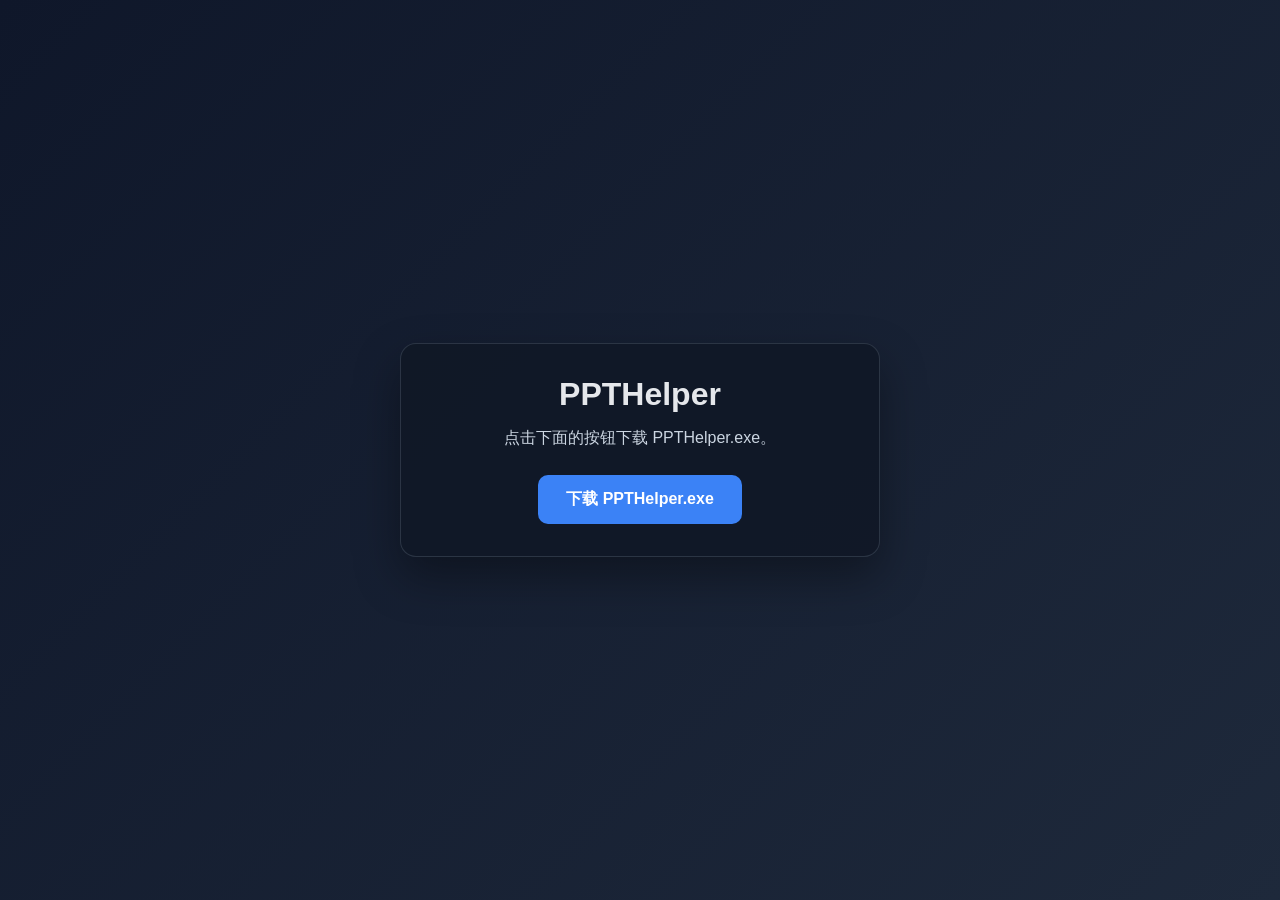
<file: software/index.html>
<!DOCTYPE html>
<html lang="zh-CN">
  <head>
    <meta charset="UTF-8" />
    <meta name="viewport" content="width=device-width, initial-scale=1.0" />
    <title>PPTHelper 下载</title>
    <style>
      :root {
        --bg: #0f172a;
        --panel: #111827;
        --primary: #3b82f6;
        --primary-hover: #2563eb;
        --text: #e5e7eb;
        --muted: #cbd5e1;
      }

      * { box-sizing: border-box; }

      body {
        margin: 0;
        min-height: 100vh;
        display: grid;
        place-items: center;
        font-family: Arial, Helvetica, sans-serif;
        background: linear-gradient(135deg, var(--bg), #1e293b);
        color: var(--text);
      }

      .card {
        width: min(90vw, 480px);
        background: rgba(17, 24, 39, 0.92);
        border: 1px solid rgba(148, 163, 184, 0.2);
        border-radius: 16px;
        padding: 32px 28px;
        box-shadow: 0 20px 45px rgba(0, 0, 0, 0.35);
        text-align: center;
      }

      h1 {
        margin: 0 0 12px;
        font-size: 2rem;
      }

      p {
        margin: 0 0 24px;
        color: var(--muted);
        line-height: 1.6;
      }

      .download-btn {
        display: inline-block;
        padding: 14px 28px;
        background: var(--primary);
        color: white;
        text-decoration: none;
        border-radius: 10px;
        font-weight: 700;
        transition: background 0.2s ease, transform 0.2s ease;
      }

      .download-btn:hover {
        background: var(--primary-hover);
        transform: translateY(-1px);
      }
    </style>
  </head>
  <body>
    <div class="card">
      <h1>PPTHelper</h1>
      <p>点击下面的按钮下载 PPTHelper.exe。</p>
      <a class="download-btn" href="./PPTHelper.exe" download="PPTHelper.exe">下载 PPTHelper.exe</a>
    </div>
  </body>
</html>
</file>
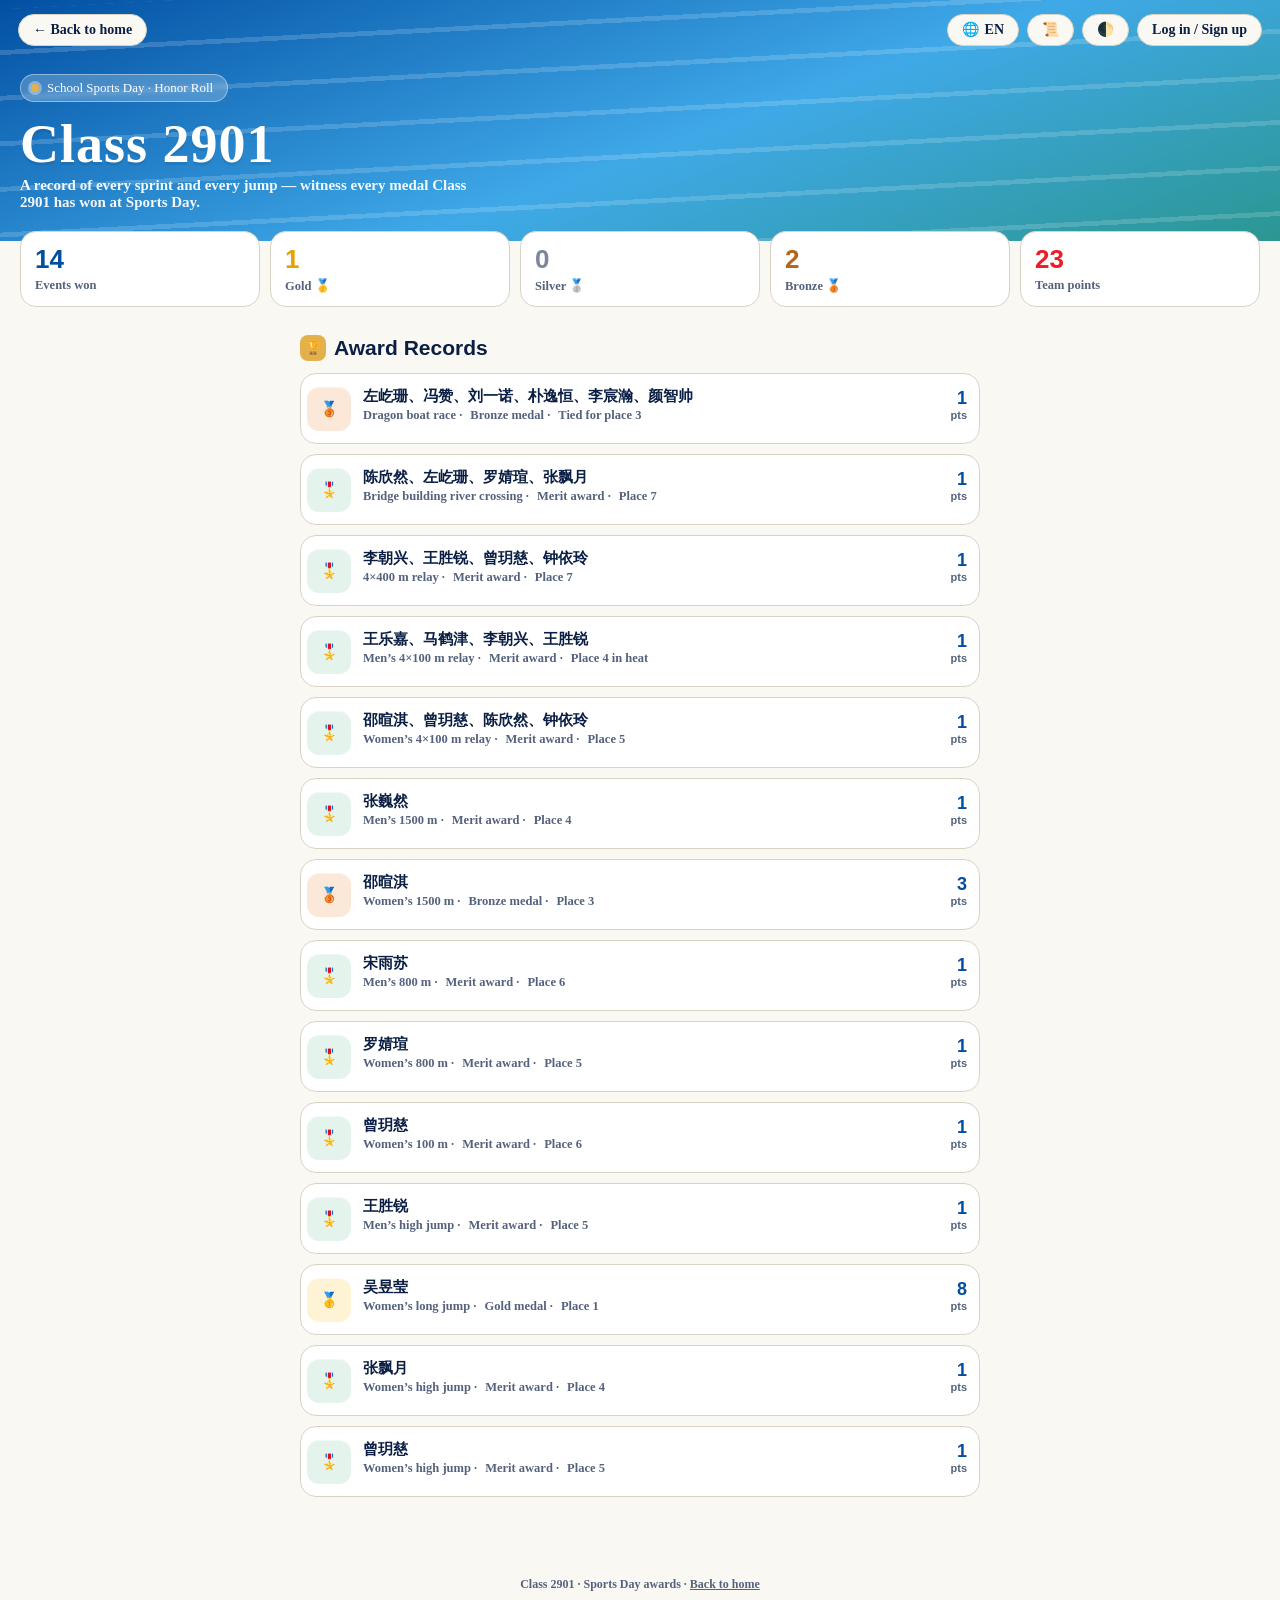
<file: sports/index.html>
<!DOCTYPE html>
<html lang="zh-Hans" data-lang="zh-CN">
<head>
<meta charset="UTF-8">
<meta name="viewport" content="width=device-width, initial-scale=1, viewport-fit=cover">
<title data-i18n="s.doc">2901班 · 运动会获奖统计</title>
<script src="../shared/apibase.js?v=20261111a"></script>
<script src="../shared/i18n.js?v=20261124a"></script>
<script src="../shared/theme.js?v=20261124a"></script>
<script src="../shared/skin.js?v=20261124a"></script>
<link rel="stylesheet" href="../shared/site.css?v=20261124a">
<link rel="stylesheet" href="../shared/skins.css?v=20261124a">
<style>
  :root {
    box-sizing: border-box;
    --color-bg: #FFFDF6;
    --color-bg-alt: #FFF6E4;
    --color-card: #FFFFFF;
    --color-track: #FF6B5E;
    --color-sky: #2D9CDB;
    --color-sun: #FDBA2D;
    --color-grass: #3FB27F;
    --color-ink: #1B2A4A;
    --color-ink-soft: #5B6B8C;
    --color-line: #F0E6D2;
    --color-gold: #E8A200;
    --color-gold-bg: #FFF3D6;
    --color-silver: #7C8798;
    --color-silver-bg: #EEF1F4;
    --color-bronze: #B5651D;
    --color-bronze-bg: #FBE8D9;
    --glass-bg: rgba(255, 255, 255, 0.5);
    --glass-border: rgba(255, 255, 255, 0.75);
    --glass-highlight: rgba(255, 255, 255, 0.9);
    --glass-shadow: 0 12px 36px -16px rgba(27, 42, 74, 0.35);
    padding-top: env(safe-area-inset-top, 0px);
    padding-bottom: env(safe-area-inset-bottom, 0px);
  }
  html { scroll-padding-top: env(safe-area-inset-top, 0px); }
  @media (prefers-color-scheme: dark) {
    :root:not([data-theme="light"]) {
      --color-bg: #14192B;
      --color-bg-alt: #1C2340;
      --color-card: #202748;
      --color-track: #FF8479;
      --color-sky: #5CB6F5;
      --color-sun: #FFCB57;
      --color-grass: #5FCB9B;
      --color-ink: #F1F3FA;
      --color-ink-soft: #A7B0CC;
      --color-line: #313B63;
      --color-gold: #F6C445;
      --color-gold-bg: #3A3018;
      --color-silver: #B7C0D6;
      --color-silver-bg: #2A314E;
      --color-bronze: #E29A5E;
      --color-bronze-bg: #3A2A1C;
      --glass-bg: rgba(32, 39, 72, 0.48);
      --glass-border: rgba(255, 255, 255, 0.14);
      --glass-highlight: rgba(255, 255, 255, 0.1);
      --glass-shadow: 0 12px 36px -16px rgba(0, 0, 0, 0.55);
    }
  }
  :root[data-theme="dark"] {
    --color-bg: #14192B;
    --color-bg-alt: #1C2340;
    --color-card: #202748;
    --color-track: #FF8479;
    --color-sky: #5CB6F5;
    --color-sun: #FFCB57;
    --color-grass: #5FCB9B;
    --color-ink: #F1F3FA;
    --color-ink-soft: #A7B0CC;
    --color-line: #313B63;
    --color-gold: #F6C445;
    --color-gold-bg: #3A3018;
    --color-silver: #B7C0D6;
    --color-silver-bg: #2A314E;
    --color-bronze: #E29A5E;
    --color-bronze-bg: #3A2A1C;
    --glass-bg: rgba(32, 39, 72, 0.48);
    --glass-border: rgba(255, 255, 255, 0.14);
    --glass-highlight: rgba(255, 255, 255, 0.1);
    --glass-shadow: 0 12px 36px -16px rgba(0, 0, 0, 0.55);
  }

  * { box-sizing: border-box; }

  body {
    margin: 0;
    background: var(--color-bg);
    color: var(--color-ink);
    font-family: "Noto Sans SC", -apple-system, "PingFang SC", "Microsoft YaHei", sans-serif;
    -webkit-font-smoothing: antialiased;
    min-height: 100%;
    position: relative;
    overflow-x: hidden;
  }
  html, body { height: 100%; }

  .display { font-family: "ZCOOL KuaiLe", "Noto Sans SC", sans-serif; }

  /* ---------- Liquid glass backdrop ---------- */
  .bg-blobs { position: fixed; inset: 0; z-index: -1; overflow: hidden; pointer-events: none; }
  .bg-blobs span { position: absolute; display: block; border-radius: 50%; filter: blur(70px); opacity: 0.55; }
  .bg-blobs span:nth-child(1) { width: 340px; height: 340px; top: -80px; left: -60px; background: var(--color-sky); }
  .bg-blobs span:nth-child(2) { width: 300px; height: 300px; top: 220px; right: -100px; background: var(--color-sun); opacity: 0.5; }
  .bg-blobs span:nth-child(3) { width: 320px; height: 320px; bottom: 60px; left: -80px; background: var(--color-grass); opacity: 0.4; }
  .bg-blobs span:nth-child(4) { width: 260px; height: 260px; bottom: -100px; right: 10%; background: var(--color-track); opacity: 0.35; }

  /* ---------- Hero ---------- */
  .hero {
    position: relative;
    overflow: hidden;
    padding: 74px 20px 30px;
    background: linear-gradient(160deg, var(--color-sky) 0%, #3FA9E8 55%, var(--color-grass) 130%);
    color: #fff;
  }
  @media (max-width: 560px) { .hero { padding-top: 116px; } }
  .lanes {
    position: absolute; inset: 0; opacity: 0.16;
    background: repeating-linear-gradient(180deg, transparent 0 34px, #fff 34px 38px);
    transform: skewY(-3deg) scale(1.2);
    pointer-events: none;
  }
  .hero-inner { position: relative; z-index: 1; }
  .hero-eyebrow {
    display: inline-flex; align-items: center; gap: 8px;
    background: rgba(255,255,255,0.22);
    border: 1px solid rgba(255,255,255,0.4);
    padding: 5px 14px 5px 10px;
    border-radius: 999px;
    font-size: 13px; font-weight: 500;
    backdrop-filter: blur(2px);
  }
  .hero-eyebrow .dot {
    width: 8px; height: 8px; border-radius: 50%;
    background: var(--color-sun);
    box-shadow: 0 0 0 3px rgba(255,255,255,0.35);
  }
  .hero h1 {
    font-family: "ZCOOL KuaiLe", sans-serif;
    font-weight: 400;
    font-size: clamp(38px, 12vw, 54px);
    line-height: 1.05;
    margin: 14px 0 4px;
    letter-spacing: 1px;
    text-shadow: 0 3px 0 rgba(0,0,0,0.08);
  }
  .hero p { margin: 0; font-size: 15px; opacity: 0.95; max-width: 30em; }

  /* 顶栏（返回首页 + 账号）悬浮在蓝色头图上 */
  .topbar.over { position: absolute; top: 0; left: 0; right: 0; max-width: none; z-index: 3; }

  /* ---------- Stat strip ---------- */
  .stats {
    display: grid;
    grid-template-columns: repeat(2, 1fr);
    gap: 10px;
    padding: 16px 20px 4px;
    margin-top: -26px;
    position: relative;
    z-index: 2;
  }
  @media (min-width: 560px) { .stats { grid-template-columns: repeat(5, 1fr); } }
  .stat-card {
    background: var(--glass-bg);
    border-radius: 16px;
    padding: 14px 14px 12px;
    box-shadow: var(--glass-shadow), inset 0 1px 0 var(--glass-highlight);
    border: 1px solid var(--glass-border);
    backdrop-filter: blur(18px) saturate(160%);
    -webkit-backdrop-filter: blur(18px) saturate(160%);
  }
  .stat-card .num { font-family: "ZCOOL KuaiLe", sans-serif; font-size: 26px; line-height: 1; }
  .stat-card .label { font-size: 12.5px; color: var(--color-ink-soft); margin-top: 6px; }
  .stat-card.gold .num { color: var(--color-gold); }
  .stat-card.silver .num { color: var(--color-silver); }
  .stat-card.bronze .num { color: var(--color-bronze); }
  .stat-card.score .num { color: var(--color-track); }
  .stat-card.total .num { color: var(--color-sky); }

  /* ---------- Main ---------- */
  main { max-width: 720px; margin: 0 auto; padding: 24px 20px 60px; }
  section + section { margin-top: 26px; }

  .section-title {
    font-family: "ZCOOL KuaiLe", sans-serif;
    font-size: 21px;
    margin: 0 0 12px;
    display: flex;
    align-items: center;
    gap: 8px;
  }
  .section-title .bib {
    display: inline-flex; align-items: center; justify-content: center;
    width: 26px; height: 26px; border-radius: 8px;
    background: var(--color-sun); color: #55380a;
    font-family: "Noto Sans SC", sans-serif; font-weight: 900; font-size: 13px;
    flex-shrink: 0;
  }

  /* ---------- List ---------- */
  .empty-state {
    text-align: center;
    padding: 40px 20px;
    color: var(--color-ink-soft);
    background: var(--glass-bg);
    border: 1.5px dashed var(--glass-border);
    border-radius: 18px;
    font-size: 14px;
    backdrop-filter: blur(16px) saturate(160%);
    -webkit-backdrop-filter: blur(16px) saturate(160%);
  }
  .empty-state .emoji { font-size: 30px; display: block; margin-bottom: 8px; }
  .empty-state code {
    display: block; margin-top: 10px; font-size: 12px;
    color: var(--color-ink-soft); opacity: 0.8;
  }

  .entry-list { display: flex; flex-direction: column; gap: 10px; }
  .entry {
    display: flex;
    align-items: flex-start;
    gap: 12px;
    background: var(--glass-bg);
    border: 1px solid var(--glass-border);
    border-radius: 16px;
    padding: 12px 12px 12px 6px;
    box-shadow: var(--glass-shadow), inset 0 1px 0 var(--glass-highlight);
    backdrop-filter: blur(16px) saturate(160%);
    -webkit-backdrop-filter: blur(16px) saturate(160%);
  }
  .medal {
    flex-shrink: 0;
    width: 44px; height: 44px;
    border-radius: 12px;
    display: flex; align-items: center; justify-content: center;
    font-family: "ZCOOL KuaiLe", sans-serif;
    font-size: 15px;
    backdrop-filter: blur(4px);
    -webkit-backdrop-filter: blur(4px);
    box-shadow: inset 0 1px 0 rgba(255,255,255,0.5);
    margin-top: 1px;
  }
  .medal.gold { background: var(--color-gold-bg); color: var(--color-gold); }
  .medal.silver { background: var(--color-silver-bg); color: #556174; }
  .medal.bronze { background: var(--color-bronze-bg); color: var(--color-bronze); }
  .medal.join { background: rgba(63,178,127,0.14); color: var(--color-grass); }

  .entry-body { flex: 1; min-width: 0; }
  .entry-name {
    font-weight: 700;
    font-size: 15px;
    white-space: normal;
    overflow-wrap: break-word;
    word-break: break-word;
    line-height: 1.35;
  }
  .entry-meta {
    font-size: 12.5px;
    color: var(--color-ink-soft);
    margin-top: 2px;
    display: flex;
    gap: 8px;
    flex-wrap: wrap;
  }
  .entry-score {
    flex-shrink: 0;
    font-family: "ZCOOL KuaiLe", sans-serif;
    font-size: 18px;
    color: var(--color-sky);
    min-width: 44px;
    text-align: right;
    margin-top: 2px;
  }
  .entry-score span { font-size: 11px; font-family: "Noto Sans SC", sans-serif; color: var(--color-ink-soft); display:block; }

  footer {
    text-align: center;
    font-size: 12px;
    color: var(--color-ink-soft);
    padding: 20px 20px calc(24px + env(safe-area-inset-bottom, 0px));
  }

  @media (prefers-reduced-motion: reduce) {
    * { transition: none !important; animation: none !important; }
  }
</style>
</head>
<body>

<div class="bg-blobs" aria-hidden="true"><span></span><span></span><span></span><span></span></div>

<div class="hero">
  <div class="topbar over">
    <a class="pill" href="../" data-i18n="back.home">← 返回首页</a>
    <div class="tools"><span id="langbtn"></span><span id="skinbtn"></span><span id="themebtn"></span><div id="authbar"></div></div>
  </div>
  <div class="lanes"></div>
  <div class="hero-inner">
    <span class="hero-eyebrow"><span class="dot"></span><span data-i18n="s.eyebrow">校运动会 · 荣誉榜</span></span>
    <h1 class="display" data-i18n="s.h1">2901班</h1>
    <p data-i18n="s.p">记录每一次冲刺与跳跃，见证 2901 班在运动会上赢得的每一枚奖牌。</p>
  </div>
</div>

<div class="stats">
  <div class="stat-card total"><div class="num" id="stat-total">0</div><div class="label" data-i18n="s.st.total">获奖项目</div></div>
  <div class="stat-card gold"><div class="num" id="stat-gold">0</div><div class="label" data-i18n="s.st.gold">金牌 🥇</div></div>
  <div class="stat-card silver"><div class="num" id="stat-silver">0</div><div class="label" data-i18n="s.st.silver">银牌 🥈</div></div>
  <div class="stat-card bronze"><div class="num" id="stat-bronze">0</div><div class="label" data-i18n="s.st.bronze">铜牌 🥉</div></div>
  <div class="stat-card score"><div class="num" id="stat-score">0</div><div class="label" data-i18n="s.st.score">团体总分</div></div>
</div>

<main>
  <section>
    <h2 class="section-title"><span class="bib">🏆</span><span data-i18n="s.sec">获奖记录</span></h2>
    <div id="list-wrap"></div>
  </section>
</main>

<footer><span data-i18n="s.foot">2901 班 · 运动会获奖统计 · </span><a href="../" style="color:inherit" data-i18n="back.plain">返回首页</a></footer>

<script src="../shared/auth.js?v=20261124a"></script>
<script>I18n.mount(document.getElementById('langbtn'));
  Skin.mount(document.getElementById('skinbtn'));
  Theme.mount(document.getElementById('themebtn'));
  Auth.mountBar(document.getElementById('authbar'));</script>

<script>
/* ============================================================
   在这里直接添加获奖记录，改完保存文件、重新上传到 GitHub 即可。
   每一项格式：
   {
     project: '比赛项目',      // 例如 '男子 100 米'
     student: '获奖同学',      // 可以写多个名字，例如 '张三、李四'
     rank:    'gold',         // 'gold' 金牌 / 'silver' 银牌 / 'bronze' 铜牌 / 'join' 参与奖
     score:   8,              // 团体积分，数字
     note:    ''              // 备注，可留空 ''
   }
   项与项之间用逗号隔开，下面先给你留了两个例子，删掉换成你自己的就行。
   ============================================================ */
var ENTRIES = [
    {
    "project": "赛龙舟",
    "student": "左屹珊、冯赞、刘一诺、朴逸恒、李宸瀚、颜智帅",
    "rank": "bronze",
    "score": 1,
    "note": "并列第 3 名"
  },
{
    "project":'搭桥过河',
    "student":'陈欣然、左屹珊、罗婧瑄、张飘月',
    "rank":'join',
    "score":'1',
    "note":'第 7 名'
  },
        {
    "project": "4×400米",
    "student": "李朝兴、王胜锐、曾玥慈、钟依玲",
    "rank": "join",
    "score": 1,
    "note": "第 7 名",
    "createdAt": 1790152072894,
    "id": "1790152072894-1xd11"
  },
    {
    "project":'男子 4×100 米接力',
    "student":'王乐嘉、马鹤津、李朝兴、王胜锐',
    "rank":'join',
    "score":'1',
    "note":'小组第 4 名'
  },
  {
    "project": "女子 4×100米",
    "student": "邵暄淇、曾玥慈、陈欣然、钟依玲",
    "rank": "join",
    "score": 1,
    "note": "第 5 名",
    "createdAt": 1790152072894,
    "id": "1790152072894-1xd11"
  },
    {
    "project":'男子 1500 米',
    "student":'张巍然',
    "rank":'join',
    "score":'1',
    "note":'第 4 名'
  },
    {
    "project": "女子 1500 米",
    "student": "邵暄淇",
    "rank": "bronze",
    "score": 3,
    "note": "第 3 名"
  },
  {
    "project": "男子 800 米",
    "student": "宋雨苏",
    "rank": "join",
    "score": 1,
    "note": "第 6 名"
  },
      {
    "project": "女子 800 米",
    "student": "罗婧瑄",
    "rank": "join",
    "score": 1,
    "note": "第 5 名",
    "createdAt": 1790150484565,
    "id": "1790150484565-ram7y"
  },
    {
    "project":'女子 100 米',
    "student":'曾玥慈',
    "rank":'join',
    "score":'1',
    "note":'第 6 名'
  },
    {
    "project":'男子跳高',
    "student":'王胜锐',
    "rank":'join',
    "score":'1',
    "note":'第 5 名'
  },
  {
    "project": "女子跳远",
    "student": "吴昱莹",
    "rank": "gold",
    "score": 8,
    "note": "第 1 名"
  },
  {
    "project": "女子跳高",
    "student": "张飘月",
    "rank": "join",
    "score": 1,
    "note": "第 4 名"
  },

  {
    "project":'女子跳高',
    "student":'曾玥慈',
    "rank":'join',
    "score":'1',
    "note":'第 5 名'
  },

  


];

(function () {
  var RANKS = {
    gold:   { key: 's.r.gold', emoji: '🥇', cls: 'gold' },
    silver: { key: 's.r.silver', emoji: '🥈', cls: 'silver' },
    bronze: { key: 's.r.bronze', emoji: '🥉', cls: 'bronze' },
    join:   { key: 's.r.join', emoji: '🎖️', cls: 'join' }
  };
  var t = function (k, p) { return I18n.t(k, p); };

  /* 项目名 / 备注是写在上面 ENTRIES 里的中文，这里按规则翻译成当前语言；认不出的原样显示。
     新增项目时如果是「男子/女子 + 100/800/1500 米、4×100/4×400 接力、跳高、跳远」，或「第 N 名 / 并列第 N 名 / 小组第 N 名」，会自动翻译。 */
  function tProject(raw) {
    var p = String(raw || '').replace(/\s+/g, '');
    var m = /^(男子|女子)?(.*)$/.exec(p), g = m[1], e = m[2], out = null;
    var n;
    if ((n = /^(\d{3,4})米$/.exec(e))) out = t('s.e.run', { n: n[1] });
    else if (/^4[×xX*]100米?(接力)?$/.test(e)) out = t('s.e.r100');
    else if (/^4[×xX*]400米?(接力)?$/.test(e)) out = t('s.e.r400');
    else if (e === '跳高') out = t('s.e.hj');
    else if (e === '跳远') out = t('s.e.lj');
    else if (e === '赛龙舟') out = t('s.e.dragon');
    else if (e === '搭桥过河') out = t('s.e.bridge');
    if (out === null) return raw;
    return g ? t(g === '男子' ? 's.fmt.m' : 's.fmt.f', { e: out }) : out;
  }
  function tNote(raw) {
    var m = /^(并列|小组)?第\s*(\d+)\s*名$/.exec(String(raw || '').trim());
    if (!m) return raw;
    return t(m[1] === '并列' ? 's.n.tie' : m[1] === '小组' ? 's.n.group' : 's.n.rank', { n: m[2] });
  }

  function el(tag, attrs, children) {
    var node = document.createElement(tag);
    if (attrs) {
      Object.keys(attrs).forEach(function (k) {
        if (k === 'class') node.className = attrs[k];
        else if (k === 'text') node.textContent = attrs[k];
        else node.setAttribute(k, attrs[k]);
      });
    }
    (children || []).forEach(function (c) { node.appendChild(c); });
    return node;
  }

  function renderStats() {
    var counts = { gold: 0, silver: 0, bronze: 0 };
    var totalScore = 0;
    ENTRIES.forEach(function (e) {
      if (counts[e.rank] !== undefined) counts[e.rank]++;
      totalScore += Number(e.score) || 0;
    });
    document.getElementById('stat-total').textContent = ENTRIES.length;
    document.getElementById('stat-gold').textContent = counts.gold;
    document.getElementById('stat-silver').textContent = counts.silver;
    document.getElementById('stat-bronze').textContent = counts.bronze;
    document.getElementById('stat-score').textContent = totalScore;
  }

  function renderList() {
    var wrap = document.getElementById('list-wrap');
    wrap.innerHTML = '';

    if (ENTRIES.length === 0) {
      wrap.appendChild(el('div', { class: 'empty-state' }, [
        el('span', { class: 'emoji', text: '🏁' }),
        el('div', { text: t('s.empty') }),
        el('code', { text: '' })
      ]));
      return;
    }

    var list = el('div', { class: 'entry-list' });

    ENTRIES.forEach(function (entry) {
      var rankInfo = RANKS[entry.rank] || RANKS.join;
      var medal = el('div', { class: 'medal ' + rankInfo.cls, text: rankInfo.emoji });

      var metaParts = [entry.project ? tProject(entry.project) : t('s.unnamed'), t(rankInfo.key)];
      if (entry.note) metaParts.push(tNote(entry.note));
      var meta = el('div', { class: 'entry-meta' });
      metaParts.forEach(function (m, i) {
        meta.appendChild(el('span', { text: i === metaParts.length - 1 ? m : m + ' ·' }));
      });

      var body = el('div', { class: 'entry-body' }, [
        el('div', { class: 'entry-name', text: entry.student || t('s.noname') }),
        meta
      ]);

      var scoreLabel = el('span', { text: t('s.pts') });
      var score = el('div', { class: 'entry-score', text: String(entry.score || 0) }, [scoreLabel]);

      list.appendChild(el('div', { class: 'entry' }, [medal, body, score]));
    });

    wrap.appendChild(list);
  }

  renderStats();
  renderList();
  I18n.onChange(renderList);   // 切换语言后重画列表
})();
</script>

</body>
</html>
</file>
<file: shared/skins.css>
/* 2901班 官网 · 全站两套界面风格（html[data-skin] = paper | glass），所有页面共用
   paper 纸白宋体风：纸白底、海军蓝 + 正红、宋体、细线方框
   glass 玻璃风：暖白底 + 光斑、毛玻璃卡片、圆角、快乐体 + 黑体
   用 :not(.x) 抬高优先级，盖过各页面自带的 :root 变量；深色模式照样跟随（自动 / 手动）。 */

/* ========== 字体 ========== */
html[data-skin="paper"]:root:not(.x) { --font: "Noto Serif SC","Source Han Serif SC","Source Han Serif CN","Songti SC","STSong","SimSun",serif; --font-display: var(--font); }
html[data-skin="paper"][data-lang="zh-TW"]:root:not(.x), html[data-skin="paper"][data-lang="nan"]:root:not(.x) { --font: "Noto Serif TC","Source Han Serif TC","Source Han Serif TW","Songti TC","PMingLiU","MingLiU","Noto Serif SC",serif; }
html[data-skin="paper"][data-lang="yue"]:root:not(.x) { --font: "Noto Serif HK","Source Han Serif HK","Noto Serif TC","Songti TC","MingLiU_HKSCS","PMingLiU","Noto Serif SC",serif; }
html[data-skin="paper"][data-lang="ja"]:root:not(.x) { --font: "Noto Serif JP","Source Han Serif JP","Hiragino Mincho ProN","Yu Mincho","MS PMincho","Noto Serif SC",serif; }
html[data-skin="paper"][data-lang="ko"]:root:not(.x) { --font: "Noto Serif KR","Source Han Serif K","AppleMyungjo","Batang","Noto Serif SC",serif; }
html[data-skin="paper"][data-lang="en"]:root:not(.x), html[data-skin="paper"][data-lang="de"]:root:not(.x), html[data-skin="paper"][data-lang="ru"]:root:not(.x) { --font: "Times New Roman","Tinos","Liberation Serif","Noto Serif SC",serif; }
html[data-skin="glass"]:root:not(.x) { --font: "Noto Sans SC",-apple-system,"PingFang SC","Microsoft YaHei","Hiragino Sans","Yu Gothic","Malgun Gothic",sans-serif; --font-display: "ZCOOL KuaiLe","Noto Sans SC",sans-serif; }

/* ========== 配色：纸白 ========== */
html[data-skin="paper"]:root:not(.x) {
  --color-bg:#FAF8F3; --color-bg-alt:#F1EDE4; --color-card:#FFFFFF; --color-ink:#0B1F44; --color-ink-soft:#55627D; --color-line:#D9D3C4;
  --color-sky:#024FA2; --color-track:#ED1C27; --color-grass:#1E8A57; --color-sun:#E3B04B; --danger:#C9151F; --field-bg:#FFFFFF;
  --glass-bg:#FFFFFF; --glass-border:#D9D3C4; --glass-highlight:transparent; --glass-shadow:none;
  --blue:#024FA2; --red:#ED1C27; --paper:#FAF8F3; --paper-2:#F1EDE4; --ink:#0B1F44; --ink-soft:#55627D; --line:#D9D3C4; --white-band:#FFFFFF;
}
@media (prefers-color-scheme: dark) {
  html[data-skin="paper"]:root:not([data-theme="light"]):not(.x) {
    --color-bg:#08122A; --color-bg-alt:#0E1B3B; --color-card:#0E1B3B; --color-ink:#F3EFE6; --color-ink-soft:#A5B1CB; --color-line:#24345C;
    --color-sky:#3B82DB; --color-track:#FF4650; --color-grass:#56C48C; --color-sun:#E3B04B; --danger:#FF7A82; --field-bg:#0A1630;
    --glass-bg:#0E1B3B; --glass-border:#24345C;
    --blue:#3B82DB; --red:#FF4650; --paper:#08122A; --paper-2:#0E1B3B; --ink:#F3EFE6; --ink-soft:#A5B1CB; --line:#24345C; --white-band:#EDE8DC;
  }
}
html[data-skin="paper"][data-theme="dark"]:root:not(.x) {
  --color-bg:#08122A; --color-bg-alt:#0E1B3B; --color-card:#0E1B3B; --color-ink:#F3EFE6; --color-ink-soft:#A5B1CB; --color-line:#24345C;
  --color-sky:#3B82DB; --color-track:#FF4650; --color-grass:#56C48C; --color-sun:#E3B04B; --danger:#FF7A82; --field-bg:#0A1630;
  --glass-bg:#0E1B3B; --glass-border:#24345C;
  --blue:#3B82DB; --red:#FF4650; --paper:#08122A; --paper-2:#0E1B3B; --ink:#F3EFE6; --ink-soft:#A5B1CB; --line:#24345C; --white-band:#EDE8DC;
}

/* ========== 配色：玻璃 ========== */
html[data-skin="glass"]:root:not(.x) {
  --color-bg:#FFFDF6; --color-bg-alt:#FFF6E4; --color-card:#FFFFFF; --color-ink:#1B2A4A; --color-ink-soft:#5B6B8C; --color-line:#F0E6D2;
  --color-sky:#2D9CDB; --color-track:#FF6B5E; --color-grass:#3FB27F; --color-sun:#FDBA2D; --danger:#D9402F; --field-bg:rgba(255,255,255,.8);
  --glass-bg:rgba(255,255,255,.55); --glass-border:rgba(255,255,255,.8); --glass-highlight:rgba(255,255,255,.9); --glass-shadow:0 12px 36px -16px rgba(27,42,74,.35);
  --blue:#2D9CDB; --red:#FF6B5E; --paper:#FFFDF6; --paper-2:#FFF6E4; --ink:#1B2A4A; --ink-soft:#5B6B8C; --line:#F0E6D2; --white-band:#FFFFFF;
}
@media (prefers-color-scheme: dark) {
  html[data-skin="glass"]:root:not([data-theme="light"]):not(.x) {
    --color-bg:#14192B; --color-bg-alt:#1C2340; --color-card:#202748; --color-ink:#F1F3FA; --color-ink-soft:#A7B0CC; --color-line:#313B63;
    --color-sky:#5CB6F5; --color-track:#FF8479; --color-grass:#5FCB9B; --color-sun:#FFCB57; --danger:#FF8A7A; --field-bg:rgba(20,25,43,.6);
    --glass-bg:rgba(32,39,72,.55); --glass-border:rgba(255,255,255,.14); --glass-highlight:rgba(255,255,255,.1); --glass-shadow:0 12px 36px -16px rgba(0,0,0,.55);
    --blue:#5CB6F5; --red:#FF8479; --paper:#14192B; --paper-2:#1C2340; --ink:#F1F3FA; --ink-soft:#A7B0CC; --line:#313B63; --white-band:#202748;
  }
}
html[data-skin="glass"][data-theme="dark"]:root:not(.x) {
  --color-bg:#14192B; --color-bg-alt:#1C2340; --color-card:#202748; --color-ink:#F1F3FA; --color-ink-soft:#A7B0CC; --color-line:#313B63;
  --color-sky:#5CB6F5; --color-track:#FF8479; --color-grass:#5FCB9B; --color-sun:#FFCB57; --danger:#FF8A7A; --field-bg:rgba(20,25,43,.6);
  --glass-bg:rgba(32,39,72,.55); --glass-border:rgba(255,255,255,.14); --glass-highlight:rgba(255,255,255,.1); --glass-shadow:0 12px 36px -16px rgba(0,0,0,.55);
  --blue:#5CB6F5; --red:#FF8479; --paper:#14192B; --paper-2:#1C2340; --ink:#F1F3FA; --ink-soft:#A7B0CC; --line:#313B63; --white-band:#202748;
}

/* ========== 论坛 / 运动会（共用 site.css）× 纸白风 ========== */
html[data-skin="paper"] body { font-family: var(--font); font-weight: 600; }
html[data-skin="paper"] .bg-blobs { display: none; }
html[data-skin="paper"] .display, html[data-skin="paper"] .head h1 { font-family: var(--font-display); font-weight: 600; }
html[data-skin="paper"] .head h1 small, html[data-skin="paper"] .pill, html[data-skin="paper"] .btn, html[data-skin="paper"] .field, html[data-skin="paper"] .linkbtn { font-family: var(--font); }
html[data-skin="paper"] .pill { background: var(--color-bg); border: 1px solid var(--color-line); box-shadow: none; backdrop-filter: none; -webkit-backdrop-filter: none; font-weight: 600; }
html[data-skin="paper"] .pill:hover { border-color: var(--color-sky); transform: none; }
html[data-skin="paper"] .glass { background: var(--color-card); border: 1px solid var(--color-line); border-radius: 2px; box-shadow: none; backdrop-filter: none; -webkit-backdrop-filter: none; }
html[data-skin="paper"] .item:hover { transform: none; border-color: var(--color-sky); }
html[data-skin="paper"] .btn { border-radius: 2px; font-weight: 600; }
html[data-skin="paper"] .btn.primary { background: var(--color-sky); border-color: var(--color-sky); }
html[data-skin="paper"] .field { border-radius: 2px; font-family: var(--font); font-weight: 600; }
html[data-skin="paper"] .tag { background: transparent; border: 1px solid var(--color-track); color: var(--color-track); border-radius: 2px; }
html[data-skin="paper"] .meta .cnt, html[data-skin="paper"] .reply .meta .floor { color: var(--color-track); }
html[data-skin="paper"] .post { border-top: 2px solid var(--color-ink); }
html[data-skin="paper"] .ax-dlg, html[data-skin="paper"] .ax-dlg *, html[data-skin="paper"] .ax-menu button { font-family: var(--font) !important; }

/* ========== 首页（自带纸白样式）× 玻璃风 ========== */
html[data-skin="glass"] body { font-family: var(--font); font-weight: 500; background: var(--paper); }
html[data-skin="glass"] body::before {
  content: ""; position: fixed; inset: 0; z-index: -1; pointer-events: none;
  background:
    radial-gradient(340px 340px at 8% 4%, color-mix(in srgb, var(--blue) 42%, transparent), transparent 70%),
    radial-gradient(300px 300px at 98% 28%, color-mix(in srgb, #FDBA2D 40%, transparent), transparent 70%),
    radial-gradient(320px 320px at 2% 86%, color-mix(in srgb, #3FB27F 34%, transparent), transparent 70%),
    radial-gradient(260px 260px at 88% 98%, color-mix(in srgb, var(--red) 30%, transparent), transparent 70%);
}
html[data-skin="glass"] .pill { background: var(--glass-bg); border: 1px solid var(--glass-border); box-shadow: var(--glass-shadow), inset 0 1px 0 var(--glass-highlight); backdrop-filter: blur(14px) saturate(160%); -webkit-backdrop-filter: blur(14px) saturate(160%); font-weight: 500; }
html[data-skin="glass"] .pill:hover { transform: translateY(-1px); border-color: var(--glass-border); }
html[data-skin="glass"] h1, html[data-skin="glass"] .mark b, html[data-skin="glass"] .t, html[data-skin="glass"] .brand { font-family: var(--font-display); font-weight: 400; }
html[data-skin="glass"] .brand i { border-radius: 50%; transform: none; }
html[data-skin="glass"] .rows { border-top: 0; display: flex; flex-direction: column; gap: 12px; }
html[data-skin="glass"] .row { border: 1px solid var(--glass-border); border-radius: 18px; background: var(--glass-bg); box-shadow: var(--glass-shadow), inset 0 1px 0 var(--glass-highlight); backdrop-filter: blur(16px) saturate(160%); -webkit-backdrop-filter: blur(16px) saturate(160%); }
html[data-skin="glass"] .row:hover, html[data-skin="glass"] .row:nth-child(2):hover { background: var(--glass-bg); color: var(--ink); padding-left: 16px; transform: translateY(-2px); }
@media (min-width: 720px) { html[data-skin="glass"] .row:hover, html[data-skin="glass"] .row:nth-child(2):hover { padding-left: 22px; } }
html[data-skin="glass"] .row:hover .no, html[data-skin="glass"] .row:hover .d, html[data-skin="glass"] .row:hover .t small { color: var(--ink-soft); }
html[data-skin="glass"] .row:hover .no { color: var(--red); }
html[data-skin="glass"] footer { border-top-color: var(--glass-border); }
html[data-skin="glass"] .ax-dlg, html[data-skin="glass"] .ax-dlg *, html[data-skin="glass"] .ax-menu button { font-family: var(--font) !important; }

/* ========== 游戏页（自带深色街机样式）× 两套风格：只调字体和圆角，配色仍由游戏自己的亮/暗主题管 ========== */
html[data-skin="paper"] body.game, html[data-skin="paper"] .stage ~ *, html[data-skin="paper"] aside { font-family: var(--font); }
html[data-skin="paper"] button, html[data-skin="paper"] select, html[data-skin="paper"] input { font-family: inherit; }
html[data-skin="paper"] aside, html[data-skin="paper"] #rankList li, html[data-skin="paper"] #roster li { border-radius: 2px; }
html[data-skin="glass"] aside { border-radius: 18px; backdrop-filter: blur(14px) saturate(150%); -webkit-backdrop-filter: blur(14px) saturate(150%); }
html[data-skin="glass"] button, html[data-skin="glass"] select { border-radius: 12px; }
html[data-skin="glass"] #roster li, html[data-skin="glass"] #rankList li, html[data-skin="glass"] #mine { border-radius: 10px; }

/* ===== 论坛新组件 × 纸白风 ===== */
html[data-skin="paper"] .likebtn, html[data-skin="paper"] .poll, html[data-skin="paper"] .opt, html[data-skin="paper"] .pollform, html[data-skin="paper"] .texts li, html[data-skin="paper"] .xbtn { border-radius: 2px; }
html[data-skin="paper"] .xbtn { font-family: var(--font); }
html[data-skin="paper"] .opt i { background: color-mix(in srgb, var(--color-sky) 16%, transparent); }
html[data-skin="paper"] .tabs a.pill.on { background: var(--color-ink); border-color: var(--color-ink); color: var(--color-bg); }
html[data-skin="paper"] .tag.open { border-color: var(--color-grass); color: var(--color-grass); }
html[data-skin="paper"] select.field { font-family: var(--font); }

/* 窄屏：顶栏放不下时换行，不撑宽页面 */
.topbar { flex-wrap: wrap; row-gap: 8px; }
.topbar .tools { flex-wrap: wrap; justify-content: flex-end; }
@media (max-width: 480px) { .topbar { padding-left: 12px; padding-right: 12px; } .topbar .pill { padding: 8px 10px; } }

/* ===== V1：话题 / 标签 / 置顶 × 纸白风 ===== */
html[data-skin="paper"] .chip, html[data-skin="paper"] .pinpanel { border-radius: 2px; font-family: var(--font); }
html[data-skin="paper"] .chip { background: transparent; }
html[data-skin="paper"] .chip.on { background: var(--color-ink); border-color: var(--color-ink); color: var(--color-bg); }
html[data-skin="paper"] .tag.pin { background: transparent; }

/* ===== V2：多层评论 × 纸白风 ===== */
html[data-skin="paper"] .replying { border-radius: 2px; background: color-mix(in srgb, var(--color-sky) 10%, transparent); }
html[data-skin="paper"] .at { color: var(--color-sky); }

/* ---------- V4：私信 ---------- */
.dmbadge{display:inline-block;min-width:18px;padding:0 5px;margin-left:6px;border-radius:9px;background:#e5484d;color:#fff;font-size:11px;line-height:18px;text-align:center;font-weight:600}
.chat{display:flex;flex-direction:column;gap:10px;margin:8px 0 12px}
.cmsg{display:flex;flex-direction:column;max-width:82%;gap:2px}
.cmsg.mine{align-self:flex-end;align-items:flex-end}
.cmsg.theirs{align-self:flex-start;align-items:flex-start}
.cmsg .bub{padding:8px 12px;border-radius:14px;background:rgba(127,127,127,.16);white-space:pre-wrap;overflow-wrap:anywhere}
.cmsg.mine .bub{background:var(--color-sky,#4f7cff);color:#fff}
.cmsg input[type=checkbox]{margin:0 0 4px}
.chatfoot{position:sticky;bottom:0;padding:8px 0}

/* ---------- V5：网盘 / 附件 ---------- */
.attbar{margin:8px 0}
.attbtns{display:flex;gap:8px;flex-wrap:wrap}
.attmenu{display:flex;flex-direction:column;gap:2px;margin-top:6px;padding:6px;border:1px solid var(--glass-border,rgba(127,127,127,.3));border-radius:10px;max-width:260px}
.dmrow{display:flex;align-items:center;gap:6px;width:100%;text-align:left;padding:8px 6px;background:none;border:0;border-bottom:1px solid rgba(127,127,127,.15);color:inherit;font:inherit;cursor:pointer;overflow-wrap:anywhere}
.attchips{display:flex;flex-wrap:wrap;gap:6px;margin-top:8px}
.attchip{display:inline-flex;align-items:center;gap:6px;max-width:100%;padding:3px 6px;border:1px solid rgba(127,127,127,.35);border-radius:10px;font-size:13px}
.attchip img{width:36px;height:36px;object-fit:cover;border-radius:6px}
.attchip .fn{max-width:160px;overflow:hidden;text-overflow:ellipsis;white-space:nowrap}
.attchip.bad{border-color:#e5484d}
.atts{margin-top:10px;display:flex;flex-direction:column;gap:6px;align-items:flex-start;max-width:100%}
.attimgs{display:flex;flex-wrap:wrap;gap:6px;max-width:100%}
.attimgbox{display:inline-block;cursor:zoom-in;border-radius:10px;overflow:hidden;min-width:60px;min-height:60px;background:rgba(127,127,127,.12)}
.attimg{display:block;max-width:min(260px,100%);max-height:220px;object-fit:cover}
.attfile{display:inline-flex;align-items:center;gap:8px;max-width:100%;padding:6px 10px;border:1px solid rgba(127,127,127,.35);border-radius:10px;background:none;color:inherit;font:inherit;cursor:pointer}
.attfile .fn{overflow:hidden;text-overflow:ellipsis;white-space:nowrap;max-width:200px}
.imgview{position:fixed;inset:0;z-index:9999;background:rgba(0,0,0,.85);display:flex;flex-direction:column;align-items:center;justify-content:center;gap:12px;padding:12px;cursor:zoom-out}
.imgview img{max-width:100%;max-height:82vh;object-fit:contain}
.quota{height:6px;border-radius:3px;background:rgba(127,127,127,.2);margin-top:6px;overflow:hidden}
.quota i{display:block;height:100%;background:var(--color-sky,#4f7cff)}
.crumbs{margin-top:8px;font-size:14px;overflow-wrap:anywhere}
.driverow{display:flex;align-items:center;gap:10px;flex-wrap:wrap}
.driverow .dname{display:flex;align-items:center;gap:8px;flex:1;min-width:0;text-decoration:none;color:inherit;overflow-wrap:anywhere}
.driverow .dact{display:flex;align-items:center;gap:10px;flex-wrap:wrap}
.linkbtn.danger{color:#e5484d}
.cmsg .atts{align-items:inherit}
.tabs{display:flex;flex-wrap:nowrap;overflow-x:auto;-webkit-overflow-scrolling:touch;scrollbar-width:none}
.tabs::-webkit-scrollbar{display:none}
.tabs .pill{flex:0 0 auto;white-space:nowrap}

/* ---------- 布局重构：导航 / 筛选 ---------- */
html[data-skin="paper"] .navi.on, html[data-skin="paper"] .seg a.on, html[data-skin="paper"] .fcount { background: var(--color-ink); color: var(--color-bg); }
html[data-skin="paper"] .fab { background: var(--color-ink); color: var(--color-bg); }
html[data-skin="paper"] .bbar .navi.on { background: none; color: var(--color-ink); font-weight: 700; }
html[data-skin="paper"] .navi, html[data-skin="paper"] .seg a, html[data-skin="paper"] .fpanel { font-family: var(--font); }
html[data-skin="paper"] .bbar, html[data-skin="paper"] .moresheet { background: var(--color-bg); }
html[data-skin="paper"] .composeSheet { background: rgba(11, 31, 68, .35); }
html[data-skin="glass"] .navi.on, html[data-skin="glass"] .seg a.on { background: var(--color-sky); }

/* =====================================================================
   Material 风（参照谷歌设计语言 / Material Design 3）
   白 + 浅灰底、蓝色强调（#1A73E8）、胶囊按钮、描边卡片 + 轻阴影、tonal（淡蓝）选中态、Roboto + Noto Sans
   ===================================================================== */
html[data-skin="material"]:root:not(.x) { --font: Roboto,"Noto Sans SC",-apple-system,"PingFang SC","Microsoft YaHei",system-ui,sans-serif; --font-display: var(--font); }
html[data-skin="material"][data-lang="zh-TW"]:root:not(.x), html[data-skin="material"][data-lang="nan"]:root:not(.x) { --font: Roboto,-apple-system,"PingFang TC","Microsoft JhengHei","Noto Sans TC","Noto Sans SC",system-ui,sans-serif; }
html[data-skin="material"][data-lang="yue"]:root:not(.x) { --font: Roboto,-apple-system,"PingFang HK","Microsoft JhengHei","Noto Sans HK","Noto Sans TC","Noto Sans SC",system-ui,sans-serif; }
html[data-skin="material"][data-lang="ja"]:root:not(.x) { --font: Roboto,-apple-system,"Hiragino Sans","Yu Gothic UI","Yu Gothic","Meiryo","Noto Sans JP","Noto Sans SC",system-ui,sans-serif; }
html[data-skin="material"][data-lang="ko"]:root:not(.x) { --font: Roboto,-apple-system,"Apple SD Gothic Neo","Malgun Gothic","Noto Sans KR","Noto Sans SC",system-ui,sans-serif; }
html[data-skin="material"]:root:not(.x) {
  --color-bg:#F8F9FA; --color-bg-alt:#F1F3F4; --color-card:#FFFFFF; --color-ink:#202124; --color-ink-soft:#5F6368; --color-line:#DADCE0;
  --color-sky:#1A73E8; --color-track:#D93025; --color-grass:#188038; --color-sun:#F9AB00; --danger:#D93025; --field-bg:#FFFFFF;
  --glass-bg:#FFFFFF; --glass-border:#DADCE0; --glass-highlight:transparent; --glass-shadow:0 1px 2px rgba(60,64,67,.3), 0 1px 3px 1px rgba(60,64,67,.15);
  --blue:#1A73E8; --red:#D93025; --paper:#F8F9FA; --paper-2:#E8F0FE; --ink:#202124; --ink-soft:#5F6368; --line:#DADCE0; --white-band:#FFFFFF;
  --on-primary:#FFFFFF; --tonal:#E8F0FE; --tonal-fg:#1967D2; --compose-bg:#C2E7FF; --compose-fg:#001D35; --surface-nav:#F3F6FC;
  --bub-mine:#D3E3FD; --bub-mine-fg:#041E49; --bub-their:#F1F3F4; --elev1:0 1px 2px rgba(60,64,67,.3), 0 1px 3px 1px rgba(60,64,67,.15); --elev3:0 1px 3px rgba(60,64,67,.3), 0 4px 8px 3px rgba(60,64,67,.15);
}
@media (prefers-color-scheme: dark) {
  html[data-skin="material"]:root:not([data-theme="light"]):not(.x) {
    --color-bg:#202124; --color-bg-alt:#292A2D; --color-card:#2D2E31; --color-ink:#E8EAED; --color-ink-soft:#9AA0A6; --color-line:#3C4043;
    --color-sky:#8AB4F8; --color-track:#F28B82; --color-grass:#81C995; --color-sun:#FDD663; --danger:#F28B82; --field-bg:#202124;
    --glass-bg:#2D2E31; --glass-border:#3C4043; --glass-highlight:transparent; --glass-shadow:0 1px 2px rgba(0,0,0,.6), 0 1px 3px 1px rgba(0,0,0,.4);
    --blue:#8AB4F8; --red:#F28B82; --paper:#202124; --paper-2:#303134; --ink:#E8EAED; --ink-soft:#9AA0A6; --line:#3C4043; --white-band:#2D2E31;
    --on-primary:#202124; --tonal:#394457; --tonal-fg:#D2E3FC; --compose-bg:#004A77; --compose-fg:#C2E7FF; --surface-nav:#2B2D30;
    --bub-mine:#0842A0; --bub-mine-fg:#D3E3FD; --bub-their:#3C4043; --elev1:0 1px 2px rgba(0,0,0,.6), 0 1px 3px 1px rgba(0,0,0,.4); --elev3:0 1px 3px rgba(0,0,0,.6), 0 4px 8px 3px rgba(0,0,0,.4);
  }
}
html[data-skin="material"][data-theme="dark"]:root:not(.x) {
  --color-bg:#202124; --color-bg-alt:#292A2D; --color-card:#2D2E31; --color-ink:#E8EAED; --color-ink-soft:#9AA0A6; --color-line:#3C4043;
  --color-sky:#8AB4F8; --color-track:#F28B82; --color-grass:#81C995; --color-sun:#FDD663; --danger:#F28B82; --field-bg:#202124;
  --glass-bg:#2D2E31; --glass-border:#3C4043; --glass-highlight:transparent; --glass-shadow:0 1px 2px rgba(0,0,0,.6), 0 1px 3px 1px rgba(0,0,0,.4);
  --blue:#8AB4F8; --red:#F28B82; --paper:#202124; --paper-2:#303134; --ink:#E8EAED; --ink-soft:#9AA0A6; --line:#3C4043; --white-band:#2D2E31;
  --on-primary:#202124; --tonal:#394457; --tonal-fg:#D2E3FC; --compose-bg:#004A77; --compose-fg:#C2E7FF; --surface-nav:#2B2D30;
  --bub-mine:#0842A0; --bub-mine-fg:#D3E3FD; --bub-their:#3C4043; --elev1:0 1px 2px rgba(0,0,0,.6), 0 1px 3px 1px rgba(0,0,0,.4); --elev3:0 1px 3px rgba(0,0,0,.6), 0 4px 8px 3px rgba(0,0,0,.4);
}

/* ---- 基础：字体、背景、顶栏按钮 ---- */
html[data-skin="material"] body { font-family: var(--font); font-weight: 400; background: var(--color-bg); letter-spacing: 0; }
html[data-skin="material"] .bg-blobs { display: none; }
html[data-skin="material"] h1, html[data-skin="material"] h2, html[data-skin="material"] h3, html[data-skin="material"] .display, html[data-skin="material"] .head h1, html[data-skin="material"] .brand, html[data-skin="material"] .t { font-family: var(--font); font-weight: 400; letter-spacing: 0; }
html[data-skin="material"] .item h3, html[data-skin="material"] .post h2, html[data-skin="material"] .section-title { font-weight: 500; }
html[data-skin="material"] .pill { font-family: var(--font); font-weight: 500; background: var(--color-card); border: 1px solid var(--color-line); box-shadow: none; backdrop-filter: none; -webkit-backdrop-filter: none; color: var(--color-ink); }
html[data-skin="material"] .pill:hover { transform: none; border-color: var(--color-line); background: color-mix(in srgb, var(--color-sky) 8%, var(--color-card)); }
html[data-skin="material"] .pill:focus-visible, html[data-skin="material"] .btn:focus-visible, html[data-skin="material"] .navi:focus-visible { outline: 2px solid var(--color-sky); outline-offset: 2px; }
html[data-skin="material"] .ax-dlg, html[data-skin="material"] .ax-dlg *, html[data-skin="material"] .ax-menu button { font-family: var(--font) !important; }

/* ---- 卡片 / 列表 ---- */
html[data-skin="material"] .glass { background: var(--color-card); border: 1px solid var(--color-line); border-radius: 12px; box-shadow: none; backdrop-filter: none; -webkit-backdrop-filter: none; }
html[data-skin="material"] .item { transition: box-shadow .15s, background .15s; }
html[data-skin="material"] .item:hover { transform: none; box-shadow: var(--elev1); border-color: transparent; }
html[data-skin="material"] .post { border-top: 1px solid var(--color-line); }
html[data-skin="material"] .site-foot, html[data-skin="material"] footer { color: var(--color-ink-soft); letter-spacing: 0; }

/* ---- 按钮 / 输入框 ---- */
html[data-skin="material"] .btn { font-family: var(--font); font-weight: 500; border-radius: 999px; background: transparent; color: var(--color-sky); border: 1px solid var(--color-line); padding: 8px 18px; box-shadow: none; }
html[data-skin="material"] .btn:hover { background: color-mix(in srgb, var(--color-sky) 8%, transparent); transform: none; }
html[data-skin="material"] .btn.primary { background: var(--color-sky); border-color: var(--color-sky); color: var(--on-primary); }
html[data-skin="material"] .btn.primary:hover { background: color-mix(in srgb, var(--color-sky) 88%, #000); box-shadow: var(--elev1); }
html[data-skin="material"] .btn.warn { color: var(--danger); }
html[data-skin="material"] .btn:disabled { opacity: .5; }
html[data-skin="material"] .field, html[data-skin="material"] select.field { font-family: var(--font); font-weight: 400; border-radius: 8px; border: 1px solid #80868B; background: var(--field-bg); color: var(--color-ink); }
html[data-skin="material"] .field:focus { outline: none; border-color: var(--color-sky); box-shadow: 0 0 0 1px var(--color-sky); }
html[data-skin="material"] .fbar .search { border: 0; border-radius: 999px; background: var(--color-bg-alt); padding-left: 18px !important; }
html[data-skin="material"] .fbar .search:focus { background: var(--color-card); box-shadow: var(--elev1); }
html[data-skin="material"] .linkbtn { font-family: var(--font); color: var(--color-sky); text-decoration: none; font-weight: 500; }
html[data-skin="material"] .linkbtn:hover { text-decoration: underline; color: var(--color-sky); }
html[data-skin="material"] .linkbtn.danger, html[data-skin="material"] .linkbtn.danger:hover { color: var(--danger); }

/* ---- 标签 / 筛选芯片 / 分段按钮 ---- */
html[data-skin="material"] .tag { background: var(--tonal); color: var(--tonal-fg); border: 0; border-radius: 6px; font-weight: 500; }
html[data-skin="material"] .tag.pin { background: color-mix(in srgb, var(--color-track) 14%, transparent); color: var(--color-track); }
html[data-skin="material"] .tag.open { background: color-mix(in srgb, var(--color-grass) 16%, transparent); color: var(--color-grass); }
html[data-skin="material"] .chip { font-family: var(--font); font-weight: 500; border-radius: 8px; background: transparent; border: 1px solid var(--color-line); color: var(--color-ink); }
html[data-skin="material"] .chip:hover { border-color: var(--color-line); background: color-mix(in srgb, var(--color-sky) 8%, transparent); }
html[data-skin="material"] .chip.on, html[data-skin="material"] .chip.tag.on { background: var(--tonal); border-color: transparent; color: var(--tonal-fg); }
html[data-skin="material"] .chip.tag { color: var(--color-ink-soft); }
html[data-skin="material"] .seg { border-color: var(--color-line); }
html[data-skin="material"] .seg a { font-weight: 500; }
html[data-skin="material"] .seg a.on { background: var(--tonal); color: var(--tonal-fg); }
html[data-skin="material"] .tabs a.pill.on { background: var(--tonal); border-color: transparent; color: var(--tonal-fg); }
html[data-skin="material"] .fcount { background: var(--color-sky); color: var(--on-primary); }
html[data-skin="material"] .fpanel { border-radius: 12px; background: var(--color-card); }

/* ---- 导航：Gmail 式侧栏 / M3 底部导航 ---- */
html[data-skin="material"] .navi { font-family: var(--font); font-weight: 500; border-radius: 999px; color: var(--color-ink); }
html[data-skin="material"] .navi:hover { background: color-mix(in srgb, var(--color-ink) 7%, transparent); }
html[data-skin="material"] .navi.on { background: var(--tonal); color: var(--tonal-fg); font-weight: 700; }
html[data-skin="material"] .side .grp { text-transform: none; letter-spacing: .02em; font-weight: 500; }
html[data-skin="material"] .side .newbtn { background: var(--compose-bg); color: var(--compose-fg); border: 0; border-radius: 16px; padding: 16px 20px; font-weight: 500; box-shadow: var(--elev1); text-align: left; }
html[data-skin="material"] .side .newbtn:hover { box-shadow: var(--elev3); background: var(--compose-bg); }
@media (max-width: 860px) {
  html[data-skin="material"] .bbar { background: var(--surface-nav); border-top: 0; backdrop-filter: none; -webkit-backdrop-filter: none; }
  html[data-skin="material"] .bbar .navi { border-radius: 12px; color: var(--color-ink-soft); font-weight: 500; }
  html[data-skin="material"] .bbar .navi.on { background: none; color: var(--color-ink); font-weight: 700; }
  html[data-skin="material"] .bbar .navi .ic { width: min(56px, calc(100% - 4px)); height: 28px; border-radius: 999px; }
  html[data-skin="material"] .bbar .navi.on .ic { background: var(--tonal); }
  html[data-skin="material"] .fab { border-radius: 16px; background: var(--compose-bg); color: var(--compose-fg); box-shadow: var(--elev3); }
  html[data-skin="material"] .moresheet { background: var(--surface-nav); border: 0; border-radius: 16px; box-shadow: var(--elev3); }
}
html[data-skin="material"] .dmbadge { background: var(--danger); color: var(--on-primary); }

/* ---- 帖子互动 / 投票 / 弹窗 ---- */
html[data-skin="material"] .likebtn { font-family: var(--font); font-weight: 500; border-radius: 999px; background: transparent; }
html[data-skin="material"] .poll, html[data-skin="material"] .pollform, html[data-skin="material"] .pinpanel { border-radius: 12px; }
html[data-skin="material"] .opt { border-radius: 8px; }
html[data-skin="material"] .opt i { background: color-mix(in srgb, var(--color-sky) 18%, transparent); }
html[data-skin="material"] .xbtn { border-radius: 50%; }
html[data-skin="material"] .replying { border-radius: 8px; background: var(--tonal); color: var(--tonal-fg); }
html[data-skin="material"] .composeSheet { background: rgba(32, 33, 36, .5); }
html[data-skin="material"] .composeSheet .compose { border-radius: 28px; padding: 22px; box-shadow: var(--elev3); border: 0; }
html[data-skin="material"] .ax-dlg { border-radius: 28px; box-shadow: var(--elev3); border: 0; }
html[data-skin="material"] .ax-row button, html[data-skin="material"] .ax-dlg button, html[data-skin="material"] .ax-menu button { border-radius: 999px; font-weight: 500; }
html[data-skin="material"] .ax-menu { border-radius: 12px; box-shadow: var(--elev3); }
html[data-skin="material"] .cmsg .bub { border-radius: 18px; background: var(--bub-their); color: var(--color-ink); }
html[data-skin="material"] .cmsg.mine .bub { background: var(--bub-mine); color: var(--bub-mine-fg); }
html[data-skin="material"] .attchip, html[data-skin="material"] .attfile, html[data-skin="material"] .attmenu, html[data-skin="material"] .attimgbox { border-radius: 8px; }
html[data-skin="material"] .quota { height: 4px; }
html[data-skin="material"] .stat b { font-weight: 500; }

/* ---- 首页 ---- */
html[data-skin="material"] .brand { font-size: 20px; letter-spacing: 0; font-weight: 500; }
html[data-skin="material"] .brand i { border-radius: 50%; transform: none; background: var(--blue); }
html[data-skin="material"] .eyebrow { letter-spacing: .06em; color: var(--blue); font-weight: 500; }
html[data-skin="material"] h1 { font-weight: 400; letter-spacing: -.02em; line-height: 1.08; }
html[data-skin="material"] .lead { font-weight: 400; line-height: 1.7; }
html[data-skin="material"] .hello { font-weight: 400; }
html[data-skin="material"] .rows { border-top: 0; display: flex; flex-direction: column; gap: 12px; }
html[data-skin="material"] .row { border: 1px solid var(--line); border-radius: 20px; background: var(--color-card); padding: 20px 22px; transition: box-shadow .15s, background .15s; }
html[data-skin="material"] .row:hover, html[data-skin="material"] .row:nth-child(2):hover { background: color-mix(in srgb, var(--blue) 7%, var(--color-card)); color: var(--ink); padding-left: 22px; box-shadow: var(--elev1); border-color: transparent; }
html[data-skin="material"] .row:hover .no, html[data-skin="material"] .row:hover .d, html[data-skin="material"] .row:hover .t small { color: var(--ink-soft); }
html[data-skin="material"] .row:hover .no { color: var(--blue); }
html[data-skin="material"] .no { color: var(--blue); font-weight: 500; letter-spacing: 0; }
html[data-skin="material"] .arr { color: var(--blue); }
html[data-skin="material"] .t small { letter-spacing: .08em; }
html[data-skin="material"] footer { border-top-color: var(--line); }

/* ---- 运动会页 ---- */
html[data-skin="material"] .hero:has(.hero-inner) { background: linear-gradient(135deg, #1A73E8 0%, #1967D2 100%); }
html[data-skin="material"] .hero .lanes { opacity: .05; }
html[data-skin="material"] .stat-card, html[data-skin="material"] .entry { border-radius: 12px; backdrop-filter: none; -webkit-backdrop-filter: none; }
html[data-skin="material"] .hero-eyebrow { border-radius: 999px; }
html[data-skin="material"] .hero-inner h1 { font-weight: 400; }

/* ---- 游戏页：配色、按钮、卡片全部换成 Material（游戏自己的变量在这里覆盖） ---- */
html[data-skin="material"]:root:not(.x) {
  --bg:#F8F9FA; --bg2:#FFFFFF; --panel:#FFFFFF; --panel2:#F1F3F4; --line:#DADCE0; --brass:#1A73E8; --ember:#1A73E8; --ice:#202124; --mute:#5F6368;
  --glass:rgba(255,255,255,.92); --deep:#E8EAED; --card1:#FFFFFF; --card2:#FFFFFF; --input:#FFFFFF; --hover:#E8F0FE;
  --ov1:rgba(248,249,250,.55); --ov2:rgba(248,249,250,.94); --ph:#80868B; --danger:#D93025; --ok:#188038; --gon:#FFFFFF; --gsel:#1967D2;
}
@media (prefers-color-scheme: dark) {
  html[data-skin="material"]:root:not([data-theme="light"]):not(.x) {
    --bg:#202124; --bg2:#292A2D; --panel:#2D2E31; --panel2:#35363A; --line:#3C4043; --brass:#8AB4F8; --ember:#8AB4F8; --ice:#E8EAED; --mute:#9AA0A6;
    --glass:rgba(45,46,49,.92); --deep:#171717; --card1:#2D2E31; --card2:#2D2E31; --input:#202124; --hover:#394457;
    --ov1:rgba(32,33,36,.55); --ov2:rgba(23,23,23,.94); --ph:#80868B; --danger:#F28B82; --ok:#81C995; --gon:#202124; --gsel:#D2E3FC;
  }
}
html[data-skin="material"][data-theme="dark"]:root:not(.x) {
  --bg:#202124; --bg2:#292A2D; --panel:#2D2E31; --panel2:#35363A; --line:#3C4043; --brass:#8AB4F8; --ember:#8AB4F8; --ice:#E8EAED; --mute:#9AA0A6;
  --glass:rgba(45,46,49,.92); --deep:#171717; --card1:#2D2E31; --card2:#2D2E31; --input:#202124; --hover:#394457;
  --ov1:rgba(32,33,36,.55); --ov2:rgba(23,23,23,.94); --ph:#80868B; --danger:#F28B82; --ok:#81C995; --gon:#202124; --gsel:#D2E3FC;
}
html[data-skin="material"] body { background: var(--bg); font-family: var(--font); }
html[data-skin="material"] button, html[data-skin="material"] select, html[data-skin="material"] input { font-family: var(--font); border-radius: 20px; }
html[data-skin="material"] h1, html[data-skin="material"] .logo { font-weight: 400; letter-spacing: 0; text-shadow: none; }
html[data-skin="material"] .logo { font-size: clamp(34px, 8vw, 56px); }
html[data-skin="material"] .sub { letter-spacing: .12em; color: var(--mute); padding-left: 0; }
html[data-skin="material"] .ptitle { font-weight: 400; letter-spacing: 0; text-indent: 0; font-size: 26px; }
html[data-skin="material"] button { font-weight: 500; }
html[data-skin="material"] button.primary, html[data-skin="material"] .gbtn.hot { background: var(--brass); border-color: var(--brass); color: var(--gon); box-shadow: none; }
html[data-skin="material"] .gbtn.hot:hover { background: var(--brass); filter: brightness(1.08); box-shadow: var(--elev1); }
html[data-skin="material"] button:hover, html[data-skin="material"] select:hover { border-color: var(--brass); }
html[data-skin="material"] .gbtn { border-radius: 24px; border: 1px solid var(--line); font-size: 16px; font-weight: 500; letter-spacing: 0; text-indent: 0; background: var(--panel); padding: 12px 16px; }
html[data-skin="material"] .gbtn:hover, html[data-skin="material"] .gbtn:active { transform: none; background: var(--hover); }
html[data-skin="material"] .gbtn.danger { border-color: var(--line); color: var(--danger); }
html[data-skin="material"] .gbtn.sm, html[data-skin="material"] .row .gbtn.sm { font-size: 14px; letter-spacing: 0; padding: 10px 8px; }
html[data-skin="material"] .card { border: 0; border-radius: 28px; padding: 24px 20px; background: var(--panel); box-shadow: var(--elev3); }
html[data-skin="material"] .card input { border-radius: 8px; border: 1px solid var(--line); }
html[data-skin="material"] .card input:focus-visible { outline: 0; border-color: var(--brass); box-shadow: 0 0 0 1px var(--brass); }
html[data-skin="material"] aside { border-radius: 16px; border: 0; box-shadow: var(--elev1); }
html[data-skin="material"] #roster li, html[data-skin="material"] #rankList li, html[data-skin="material"] #mine { border-radius: 12px; }
html[data-skin="material"] .tab { border-radius: 20px; }
html[data-skin="material"] .tab.on { background: var(--hover); border-color: transparent; color: var(--gsel); font-weight: 700; }
html[data-skin="material"] .pk { border-radius: 12px; }
html[data-skin="material"] .pk.sel { background: var(--hover); box-shadow: 0 0 0 1px var(--brass) inset; }
html[data-skin="material"] #feed li { border-radius: 8px; border-left-color: var(--brass); }
html[data-skin="material"] #toast { background: #323232; color: #fff; border: 0; border-radius: 4px; box-shadow: var(--elev3); }
html[data-skin="material"] #ui { backdrop-filter: blur(8px); }
html[data-skin="material"] a.homelink, html[data-skin="material"] .pill { background: var(--panel); border-color: var(--line); }
html[data-skin="material"] #banner b { -webkit-text-stroke: 0; font-weight: 500; }
html[data-skin="material"] .brand span { white-space: nowrap; }
@media (max-width: 420px) { html[data-skin="material"] .brand { font-size: 17px; } }
html[data-skin="material"] .bar { flex-wrap: wrap; row-gap: 8px; }
html[data-skin="material"] .bar .tools { flex-wrap: wrap; justify-content: flex-end; }
/* 玻璃风底栏：选中项只变色，不铺底色（否则图标和文字与底色同色而消失） */
html[data-skin="glass"] .bbar .navi.on { background: none; color: var(--color-sky); }
</file>
<file: shared/site.css>
/* 2901班 官网 · 公共样式（首页 / 论坛 / 运动会 共用）
   配色沿用运动会页面：暖白 + 天空蓝 + 草地绿，跟随系统深浅色 */
:root {
  --color-bg: #FFFDF6;
  --color-bg-alt: #FFF6E4;
  --color-card: #FFFFFF;
  --color-track: #FF6B5E;
  --color-sky: #2D9CDB;
  --color-sun: #FDBA2D;
  --color-grass: #3FB27F;
  --color-ink: #1B2A4A;
  --color-ink-soft: #5B6B8C;
  --color-line: #F0E6D2;
  --glass-bg: rgba(255, 255, 255, 0.55);
  --glass-border: rgba(255, 255, 255, 0.8);
  --glass-highlight: rgba(255, 255, 255, 0.9);
  --glass-shadow: 0 12px 36px -16px rgba(27, 42, 74, 0.35);
  --field-bg: rgba(255, 255, 255, 0.8);
  --danger: #D9402F;
}
@media (prefers-color-scheme: dark) {
  :root:not([data-theme="light"]) {
    --color-bg: #14192B;
    --color-bg-alt: #1C2340;
    --color-card: #202748;
    --color-track: #FF8479;
    --color-sky: #5CB6F5;
    --color-sun: #FFCB57;
    --color-grass: #5FCB9B;
    --color-ink: #F1F3FA;
    --color-ink-soft: #A7B0CC;
    --color-line: #313B63;
    --glass-bg: rgba(32, 39, 72, 0.55);
    --glass-border: rgba(255, 255, 255, 0.14);
    --glass-highlight: rgba(255, 255, 255, 0.1);
    --glass-shadow: 0 12px 36px -16px rgba(0, 0, 0, 0.55);
    --field-bg: rgba(20, 25, 43, 0.6);
    --danger: #FF8A7A;
  }
}


/* 手动选择暗色 */
:root[data-theme="dark"] {
    --color-bg: #14192B;
    --color-bg-alt: #1C2340;
    --color-card: #202748;
    --color-track: #FF8479;
    --color-sky: #5CB6F5;
    --color-sun: #FFCB57;
    --color-grass: #5FCB9B;
    --color-ink: #F1F3FA;
    --color-ink-soft: #A7B0CC;
    --color-line: #313B63;
    --glass-bg: rgba(32, 39, 72, 0.55);
    --glass-border: rgba(255, 255, 255, 0.14);
    --glass-highlight: rgba(255, 255, 255, 0.1);
    --glass-shadow: 0 12px 36px -16px rgba(0, 0, 0, 0.55);
    --field-bg: rgba(20, 25, 43, 0.6);
    --danger: #FF8A7A;
}
:root[data-theme="light"] { color-scheme: light; }
:root[data-theme="dark"] { color-scheme: dark; }

* { box-sizing: border-box; }
html { -webkit-text-size-adjust: 100%; }
body {
  margin: 0;
  min-height: 100vh;
  background: var(--color-bg);
  color: var(--color-ink);
  font-family: "Noto Sans SC", -apple-system, "PingFang SC", "Microsoft YaHei", sans-serif;
  -webkit-font-smoothing: antialiased;
  overflow-x: hidden;
}
.display { font-family: "ZCOOL KuaiLe", "Noto Sans SC", sans-serif; font-weight: 400; }
a { color: inherit; }

/* 背景光斑 */
.bg-blobs { position: fixed; inset: 0; z-index: -1; overflow: hidden; pointer-events: none; }
.bg-blobs span { position: absolute; display: block; border-radius: 50%; filter: blur(70px); opacity: .5; }
.bg-blobs span:nth-child(1) { width: 340px; height: 340px; top: -80px; left: -60px; background: var(--color-sky); }
.bg-blobs span:nth-child(2) { width: 300px; height: 300px; top: 220px; right: -100px; background: var(--color-sun); opacity: .45; }
.bg-blobs span:nth-child(3) { width: 320px; height: 320px; bottom: 60px; left: -80px; background: var(--color-grass); opacity: .38; }
.bg-blobs span:nth-child(4) { width: 260px; height: 260px; bottom: -100px; right: 10%; background: var(--color-track); opacity: .32; }

/* 顶栏：左边返回/品牌，右边账号 */
.tools { display: flex; align-items: center; gap: 8px; }
.theme-btn { padding: 8px 11px; font-size: 15px; line-height: 1; }
.topbar {
  position: relative; z-index: 5;
  display: flex; align-items: center; justify-content: space-between; gap: 12px;
  max-width: 880px; margin: 0 auto;
  padding: calc(14px + env(safe-area-inset-top, 0px)) 18px 6px;
}
.pill {
  display: inline-flex; align-items: center; gap: 6px;
  padding: 8px 14px; border-radius: 999px;
  font: 500 14px/1 "Noto Sans SC", sans-serif;
  color: var(--color-ink); text-decoration: none; cursor: pointer;
  background: var(--glass-bg);
  border: 1px solid var(--glass-border);
  box-shadow: var(--glass-shadow), inset 0 1px 0 var(--glass-highlight);
  backdrop-filter: blur(14px) saturate(160%);
  -webkit-backdrop-filter: blur(14px) saturate(160%);
  transition: transform .12s;
}
.pill:hover { transform: translateY(-1px); }
.pill:focus-visible, .btn:focus-visible { outline: 2px solid var(--color-sky); outline-offset: 2px; }

.glass {
  background: var(--glass-bg);
  border: 1px solid var(--glass-border);
  border-radius: 18px;
  box-shadow: var(--glass-shadow), inset 0 1px 0 var(--glass-highlight);
  backdrop-filter: blur(16px) saturate(160%);
  -webkit-backdrop-filter: blur(16px) saturate(160%);
}

.btn {
  font: 700 14px/1 "Noto Sans SC", sans-serif;
  padding: 11px 18px; border-radius: 12px; cursor: pointer;
  border: 1px solid var(--color-line);
  background: var(--color-card); color: var(--color-ink);
  transition: transform .1s, opacity .15s;
}
.btn:hover { transform: translateY(-1px); }
.btn:disabled { opacity: .55; cursor: default; transform: none; }
.btn.primary { background: var(--color-sky); border-color: var(--color-sky); color: #fff; }
.btn.warn { color: var(--danger); }

footer.site-foot {
  text-align: center; font-size: 12px; color: var(--color-ink-soft);
  padding: 20px 20px calc(26px + env(safe-area-inset-bottom, 0px));
}

@media (prefers-reduced-motion: reduce) { * { transition: none !important; animation: none !important; } }
</file>
